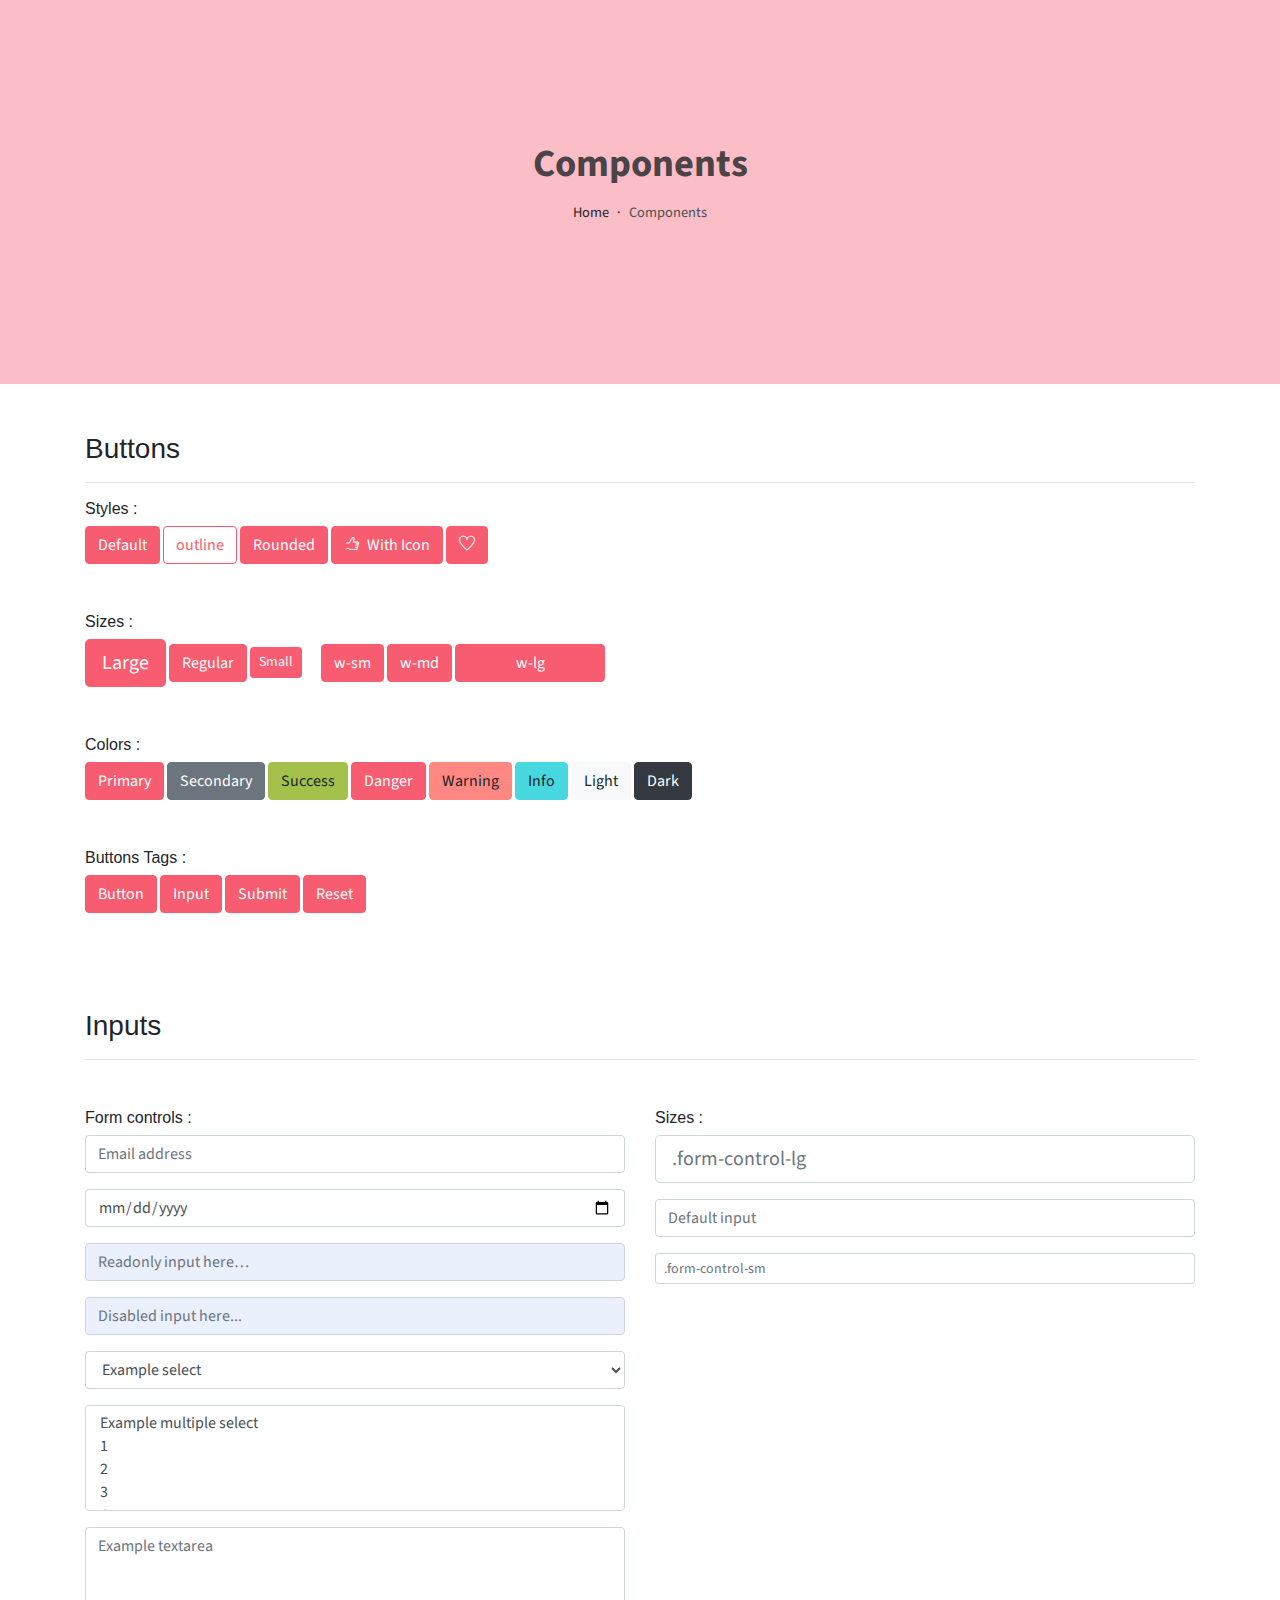
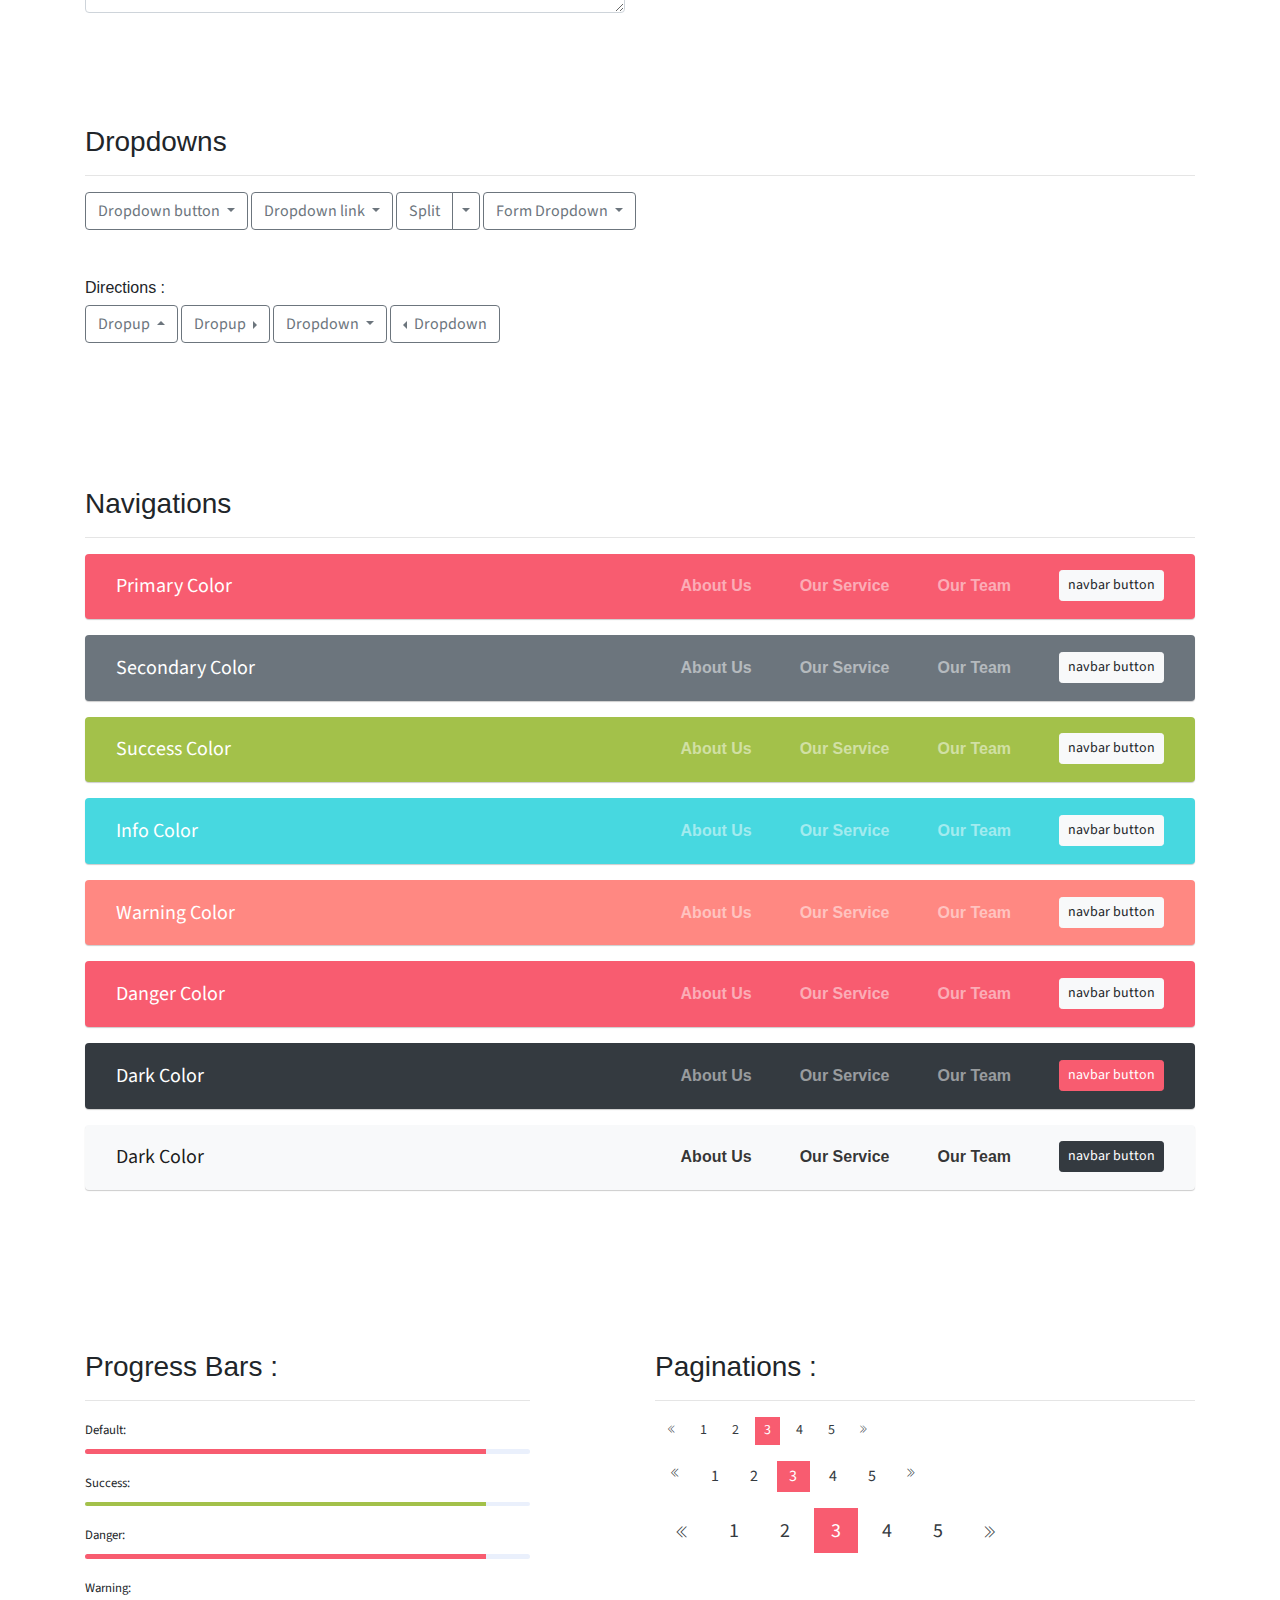
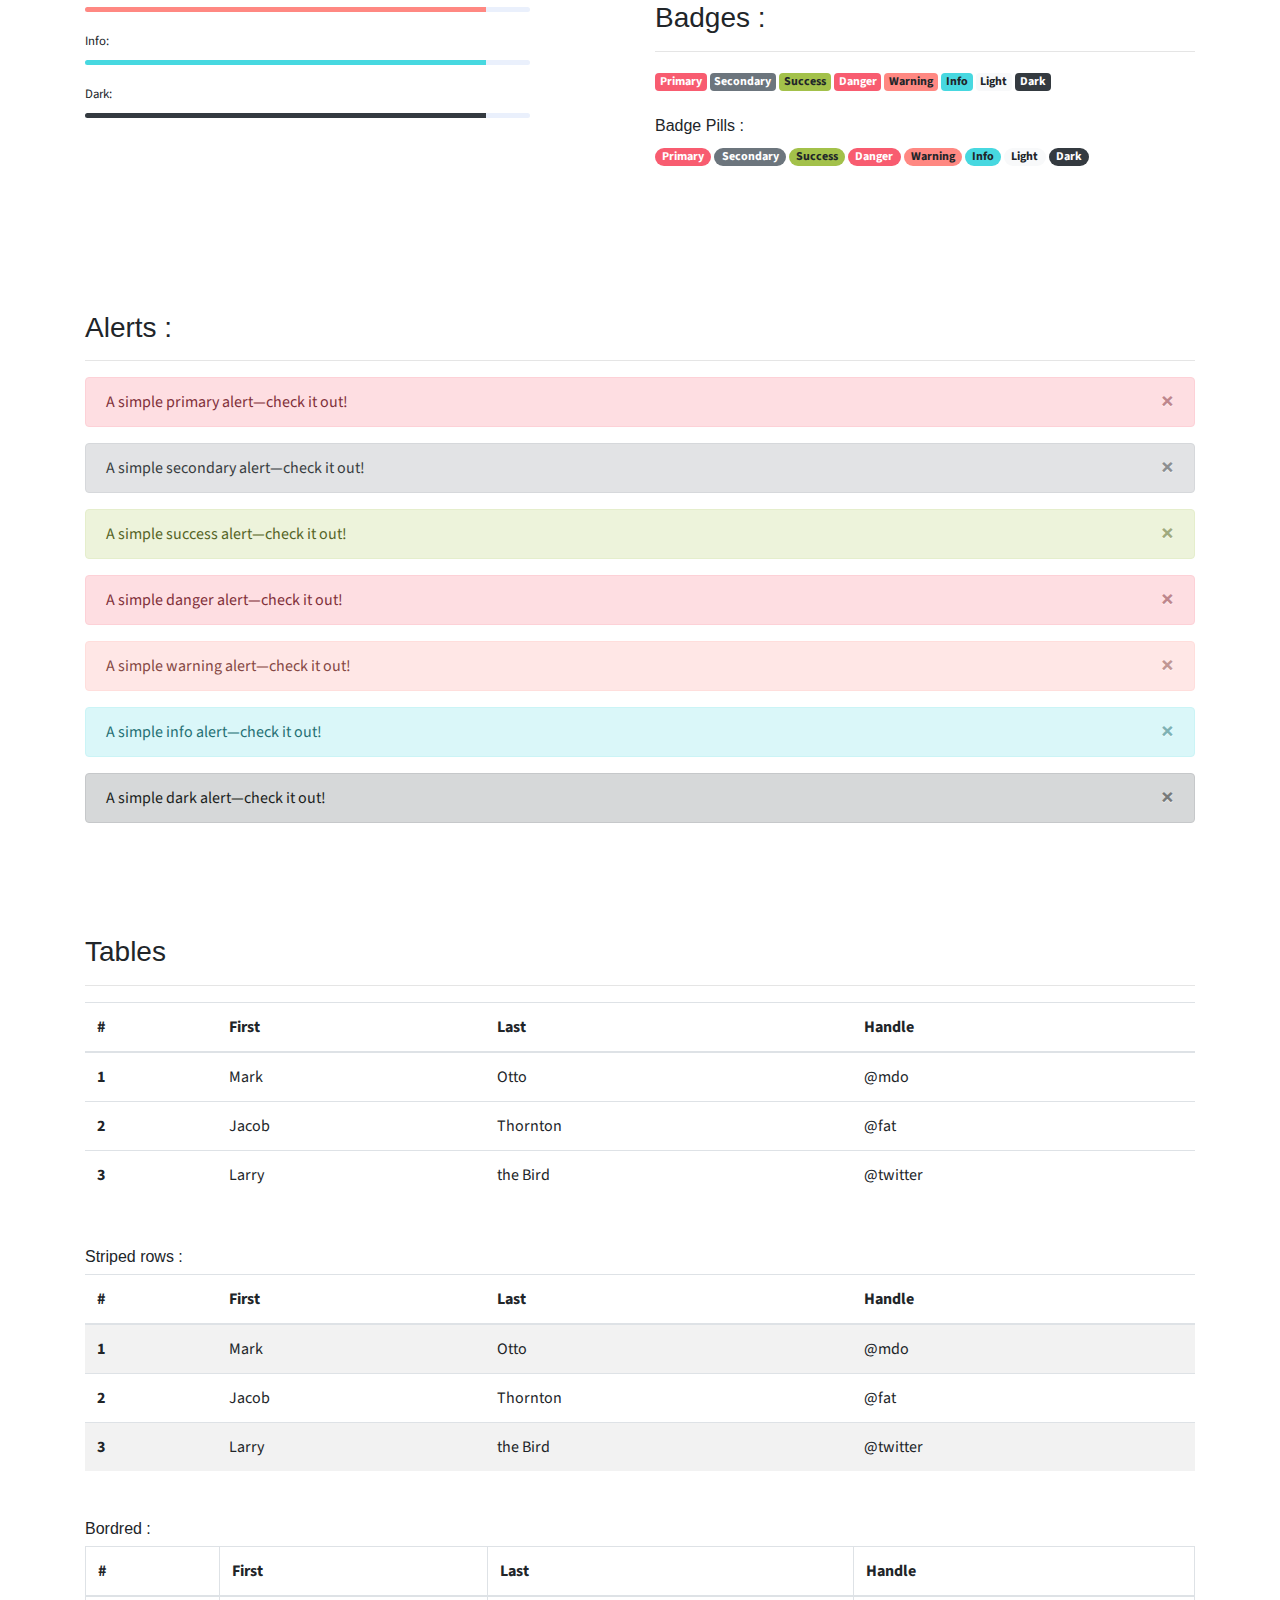
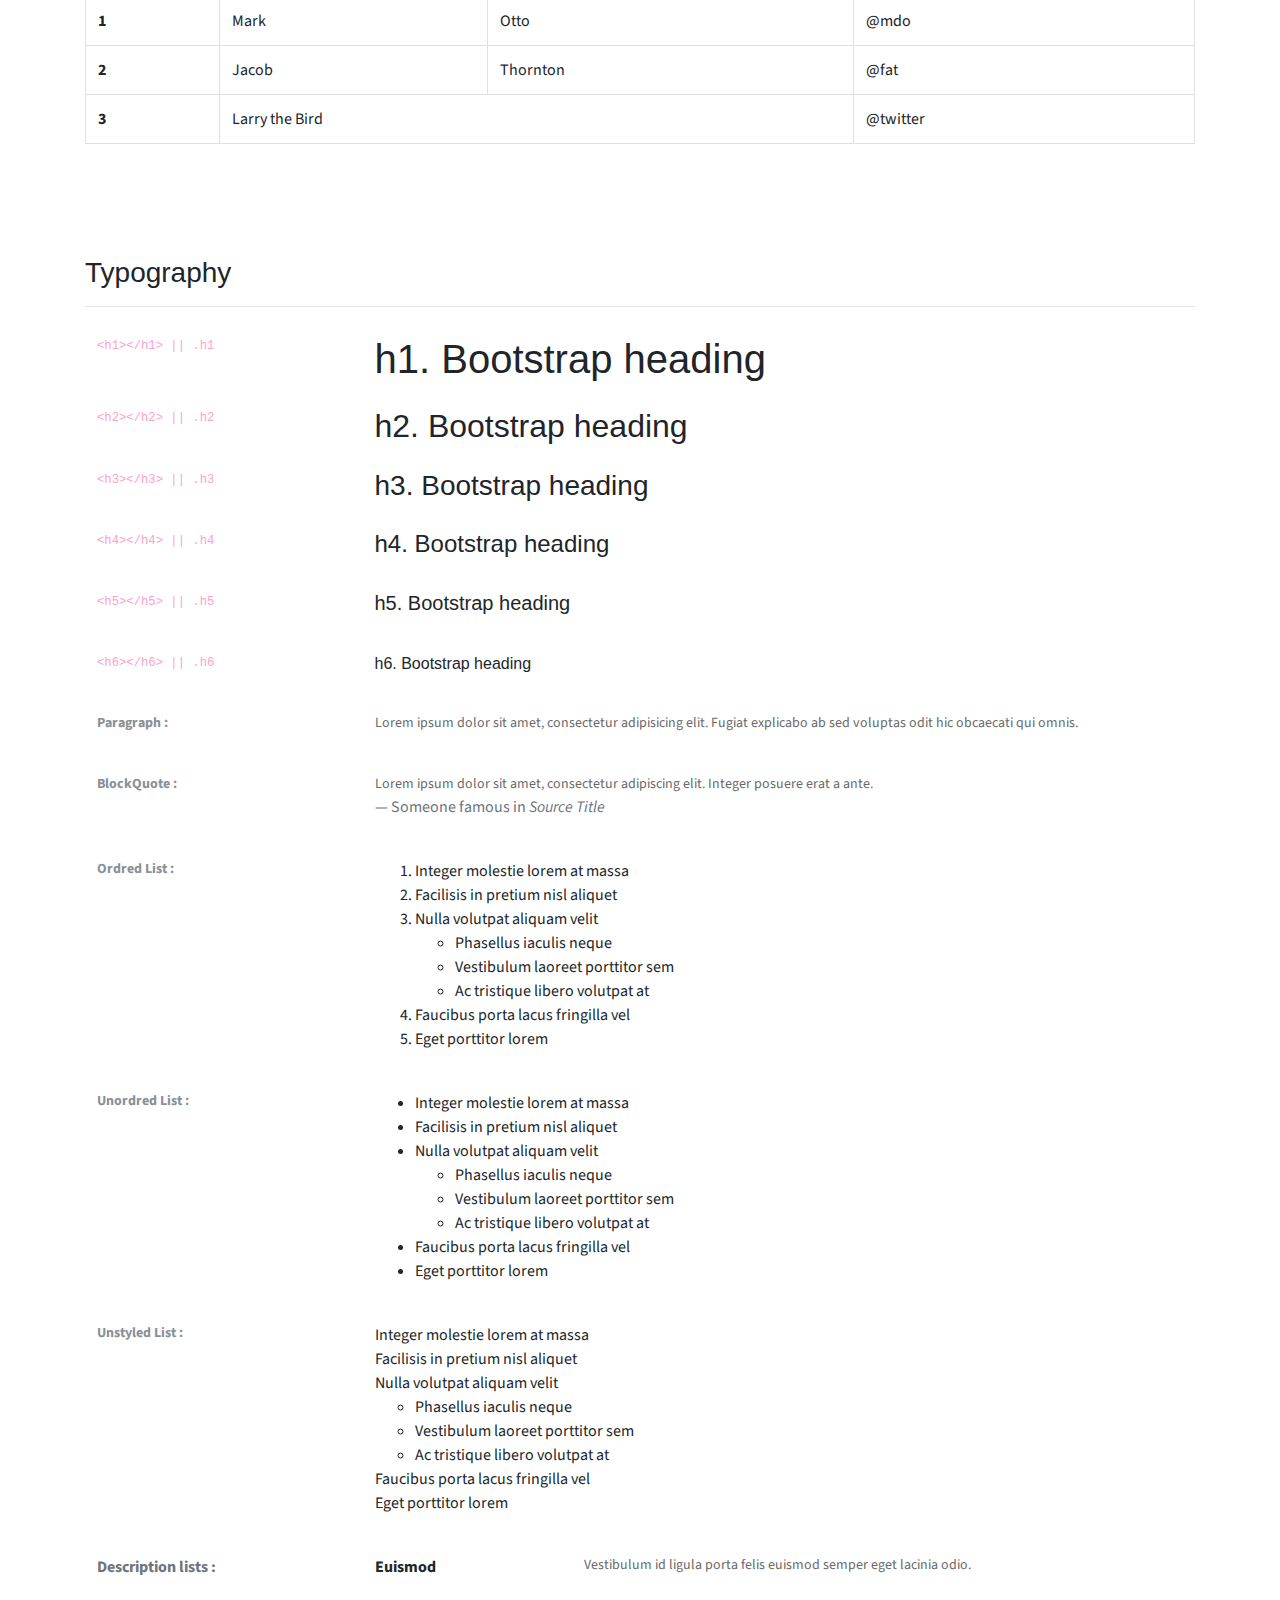
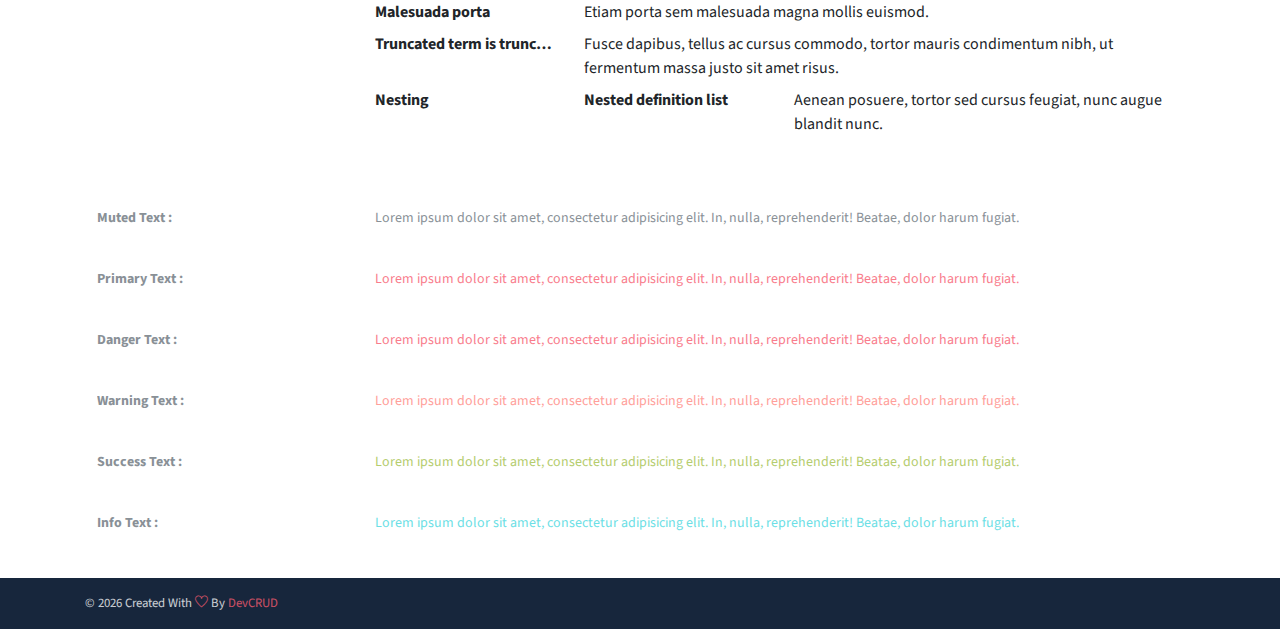
<file: components.html>
<!DOCTYPE html>
<html lang="en">
<head>
   <!-- Google tag (gtag.js) -->
<script async src="https://www.googletagmanager.com/gtag/js?id=G-8F07G7DCN6"></script>
<script>
  window.dataLayer = window.dataLayer || [];
  function gtag(){dataLayer.push(arguments);}
  gtag('js', new Date());

  gtag('config', 'G-8F07G7DCN6');
</script>
   <meta charset="utf-8">
   <meta name="viewport" content="width=device-width, initial-scale=1, shrink-to-fit=no">
   <meta name="description" content="Start your development with JohnDoe landing page.">
   <meta name="author" content="Devcrud">
   <title>JohnDoe Landing page | Components</title>
   <link rel="icon" href="assets/imgs/favicon.png" type="image/png">
   <!-- font icons -->
   <link rel="stylesheet" href="assets/vendors/themify-icons/css/themify-icons.css">
   <!-- Bootstrap + Steller  -->
   <link rel="stylesheet" href="assets/css/johndoe.css">
</head>
<body>

   <!-- Page Header -->
   <header class="header header-mini"> 
      <div class="header-title">Components</div> 
      <nav aria-label="breadcrumb">
         <ol class="breadcrumb">
            <li class="breadcrumb-item"><a href="/">Home</a></li>
            <li class="breadcrumb-item active" aria-current="page">Components</li>
         </ol>
      </nav>
   </header> <!-- End Of Page Header -->

   <!-- main content -->
   <div class="container">

      <!-- Buttons -->
      <h3 class="mt-5">Buttons</h3>
      <hr>
      <h6 class="section-secondary-title">Styles :</h6>
      <button class="btn btn-primary">Default</button>
      <button class="btn btn-outline-primary">outline</button>
      <button class="btn btn-primary rounded">Rounded</button>
      <button class="btn btn-primary rounded"><i class="ti-thumb-up pr-1"></i> With Icon</button>
      <button class="btn btn-primary circle"><i class="ti-heart"></i></button>

      <h6 class="section-secondary-title mt-5">Sizes :</h6>
      <button class="btn btn-primary btn-lg">Large</button>
      <button class="btn btn-primary ">Regular</button>
      <button class="btn btn-primary btn-sm">Small</button>
      <button class="btn btn-primary w-sm ml-3">w-sm</button>
      <button class="btn btn-primary w-md">w-md</button>
      <button class="btn btn-primary w-lg">w-lg</button>

      <h6 class="section-secondary-title mt-5">Colors :</h6>          
      <button type="button" class="btn btn-primary">Primary</button>
      <button type="button" class="btn btn-secondary">Secondary</button>
      <button type="button" class="btn btn-success">Success</button>
      <button type="button" class="btn btn-danger">Danger</button>
      <button type="button" class="btn btn-warning">Warning</button>
      <button type="button" class="btn btn-info">Info</button>
      <button type="button" class="btn btn-light">Light</button>
      <button type="button" class="btn btn-dark">Dark</button>

      <h6 class="section-secondary-title mt-5">Buttons Tags :</h6>
      <button class="btn btn-primary" type="submit">Button</button>
      <input class="btn btn-primary" type="button" value="Input">
      <input class="btn btn-primary" type="submit" value="Submit">
      <input class="btn btn-primary" type="reset" value="Reset">
      
      <!-- devider -->
      <div class="py-5"></div>

      <!-- Inputs -->
      <h3>Inputs</h3>
      <hr>
      <div class="row mt-5">
         <div class="col-md-6">
            <h6 class="section-secondary-title">Form controls :</h6>        
            <div class="form-group">
               <input type="email" class="form-control" id="exampleFormControlInput1" placeholder="Email address">
            </div>
            <div class="form-group">
               <input type="date" class="form-control" id="exampleFormControlInput1" placeholder="Date">
            </div>
            <div class="form-group">
               <input class="form-control" type="text" placeholder="Readonly input here…" readonly>
            </div>
            <div class="form-group">
               <input class="form-control" id="disabledInput" type="text" placeholder="Disabled input here..." disabled>
            </div>
            <div class="form-group">
               <select class="form-control" id="exampleFormControlSelect1">
                  <option>Example select</option>
                  <option>1</option>
                  <option>2</option>
                  <option>3</option>
                  <option>4</option>
                  <option>5</option>
               </select>
            </div>
            <div class="form-group">
               <select multiple class="form-control" id="exampleFormControlSelect2">
                  <option>Example multiple select</option>
                  <option>1</option>
                  <option>2</option>
                  <option>3</option>
                  <option>4</option>
                  <option>5</option>
               </select>
            </div>
            <div class="form-group">
               <textarea class="form-control" id="exampleFormControlTextarea1" rows="3" placeholder="Example textarea"></textarea>
            </div>
         </div>
         <div class="col-md-6">
            <h6 class="section-secondary-title">Sizes :</h6>    
            <div class="form-group">
               <input class="form-control form-control-lg" type="text" placeholder=".form-control-lg">             
            </div>
            <div class="form-group">
               <input class="form-control" type="text" placeholder="Default input">
            </div>
            <div class="form-group">
               <input class="form-control form-control-sm" type="text" placeholder=".form-control-sm"> 
            </div>
         </div>
      </div> <!-- end of inputs -->   

      <!-- devider -->
      <div class="py-5"></div>             

      <!-- Dropdowns -->
      <h3 class="components-section-title font-weight-normal">Dropdowns</h3>
      <hr>
      <div class="dropdown d-inline-block">
         <button class="btn btn-outline-secondary dropdown-toggle" type="button" id="dropdownMenuButton" data-toggle="dropdown" aria-haspopup="true" aria-expanded="false">
         Dropdown button
         </button>
         <div class="dropdown-menu" aria-labelledby="dropdownMenuButton">
         <a class="dropdown-item" href="#">Action</a>
         <a class="dropdown-item" href="#">Another action</a>
         <a class="dropdown-item" href="#">Something else here</a>
         </div>
      </div>
      <div class="dropdown d-inline-block">
         <a class="btn btn-outline-secondary dropdown-toggle" href="#" role="button" id="dropdownMenuLink" data-toggle="dropdown" aria-haspopup="true" aria-expanded="false">
            Dropdown link
         </a>
         <div class="dropdown-menu" aria-labelledby="dropdownMenuLink">
            <a class="dropdown-item" href="#">Action</a>
            <a class="dropdown-item" href="#">Another action</a>
            <a class="dropdown-item" href="#">Something else here</a>
         </div>
      </div>
      <div class="btn-group">
         <button type="button" class="btn btn-outline-secondary">Split</button>
         <button type="button" class="btn btn-outline-secondary dropdown-toggle dropdown-toggle-split" data-toggle="dropdown" aria-haspopup="true" aria-expanded="false">
         <span class="sr-only">Toggle Dropdown</span>
         </button>
         <div class="dropdown-menu">
            <a class="dropdown-item" href="#">Action</a>
            <a class="dropdown-item" href="#">Another action</a>
            <a class="dropdown-item" href="#">Something else here</a>
            <div class="dropdown-divider"></div>
            <a class="dropdown-item" href="#">Separated link</a>
         </div>
      </div>
      <div class="btn-group">
         <button class="btn btn-outline-secondary dropdown-toggle" type="button" id="dropdownMenuButton" data-toggle="dropdown" aria-haspopup="true" aria-expanded="false">
            Form Dropdown
         </button>
         <div class="dropdown-menu form">
            <form class="px-4 py-3">
               <div class="form-group">
                  <input type="email" class="form-control" id="exampleDropdownFormEmail1" placeholder="email@example.com">
               </div>
               <div class="form-group">
                  <input type="password" class="form-control" id="exampleDropdownFormPassword1" placeholder="Password">
               </div>
               <div class="form-check mb-3">
                  <input type="checkbox" class="form-check-input" id="dropdownCheck">
                  <label class="form-check-label" for="dropdownCheck">
                     Remember me
                  </label>
               </div>
               <button type="submit" class="btn btn-primary btn-block">Sign in</button>
            </form>
            <div class="dropdown-divider"></div>
            <a class="dropdown-item" href="#"><small>New around here? Sign up</small></a>
            <a class="dropdown-item" href="#"><small>Forgot password?</small></a>
         </div>
      </div>       
      <h6 class="section-secondary-title mt-5">Directions :</h6>  
      <div class="btn-group dropup">
         <button type="button" class="btn btn-outline-secondary dropdown-toggle" data-toggle="dropdown" aria-haspopup="true" aria-expanded="false">
            Dropup
         </button>
         <div class="dropdown-menu">
            <a class="dropdown-item" href="#">Action</a>
            <a class="dropdown-item" href="#">Another action</a>
            <a class="dropdown-item" href="#">Something else here</a>
            <div class="dropdown-divider"></div>
            <a class="dropdown-item" href="#">Separated link</a>
         </div>
      </div>
      <div class="btn-group dropright">
         <button type="button" class="btn btn-outline-secondary dropdown-toggle" data-toggle="dropdown" aria-haspopup="true" aria-expanded="false">
            Dropup
         </button>
         <div class="dropdown-menu">
            <a class="dropdown-item" href="#">Action</a>
            <a class="dropdown-item" href="#">Another action</a>
            <a class="dropdown-item" href="#">Something else here</a>
            <div class="dropdown-divider"></div>
            <a class="dropdown-item" href="#">Separated link</a>
         </div>
      </div>
      <div class="btn-group">
         <button type="button" class="btn btn-outline-secondary dropdown-toggle" data-toggle="dropdown" aria-haspopup="true" aria-expanded="false">
            Dropdown
         </button>
         <div class="dropdown-menu">
            <a class="dropdown-item" href="#">Action</a>
            <a class="dropdown-item" href="#">Another action</a>
            <a class="dropdown-item" href="#">Something else here</a>
            <div class="dropdown-divider"></div>
            <a class="dropdown-item" href="#">Separated link</a>
         </div>
      </div>
      <div class="btn-group dropleft">
         <button type="button" class="btn btn-outline-secondary dropdown-toggle" data-toggle="dropdown" aria-haspopup="true" aria-expanded="false">
            Dropdown
         </button>
         <div class="dropdown-menu">
            <a class="dropdown-item" href="#">Action</a>
            <a class="dropdown-item" href="#">Another action</a>
            <a class="dropdown-item" href="#">Something else here</a>
            <div class="dropdown-divider"></div>
            <a class="dropdown-item" href="#">Separated link</a>
         </div>
      </div> <!-- end of Dropdowns -->  

      <!-- devider -->
      <div class="py-5"></div>   

      <!-- navbars -->
      <h3 class="components-section-title font-weight-normal mt-5">Navigations</h3>
      <hr>
      <nav class="navbar navbar-expand-sm navbar-dark bg-primary rounded shadow mb-3">
         <div class="container">
            <a class="navbar-brand" href="#">Primary Color</a>
            <button class="navbar-toggler ml-auto" type="button" data-toggle="collapse" data-target="#navbarSupportedContent" aria-controls="navbarSupportedContent" aria-expanded="false" aria-label="Toggle navigation">
            <span class="navbar-toggler-icon"></span>
            </button>
            <div class="collapse navbar-collapse" id="navbarSupportedContent">
               <ul class="navbar-nav ml-auto"> 
                  <li class="nav-item">
                     <a class="nav-link" href="#about">About Us</a>
                  </li>
                  <li class="nav-item">
                     <a class="nav-link" href="#service">Our Service</a>
                  </li>
                  <li class="nav-item">
                     <a class="nav-link" href="#team">Our Team</a>
                  </li>
                  <li class="nav-item">
                     <a href="#book-table" class="ml-4 mt-1 btn btn-light btn-sm">navbar button</a>
                  </li>
               </ul>                       
            </div>
         </div>
      </nav>
      <nav class="navbar navbar-expand-sm navbar-dark bg-secondary rounded shadow mb-3">
         <div class="container">
            <a class="navbar-brand" href="#">Secondary Color</a>
            <button class="navbar-toggler ml-auto" type="button" data-toggle="collapse" data-target="#navbarSupportedContent" aria-controls="navbarSupportedContent" aria-expanded="false" aria-label="Toggle navigation">
            <span class="navbar-toggler-icon"></span>
            </button>
            <div class="collapse navbar-collapse" id="navbarSupportedContent">
               <ul class="navbar-nav ml-auto"> 
                  <li class="nav-item">
                     <a class="nav-link" href="#about">About Us</a>
                  </li>
                  <li class="nav-item">
                     <a class="nav-link" href="#service">Our Service</a>
                  </li>
                  <li class="nav-item">
                     <a class="nav-link" href="#team">Our Team</a>
                  </li>
                  <li class="nav-item">
                     <a href="#book-table" class="ml-4 mt-1 btn btn-light btn-sm">navbar button</a>
                  </li>
               </ul>                       
            </div>
         </div>
      </nav>
      <nav class="navbar navbar-expand-sm navbar-dark bg-success rounded shadow mb-3">
         <div class="container">
            <a class="navbar-brand" href="#">Success Color</a>
            <button class="navbar-toggler ml-auto" type="button" data-toggle="collapse" data-target="#navbarSupportedContent" aria-controls="navbarSupportedContent" aria-expanded="false" aria-label="Toggle navigation">
            <span class="navbar-toggler-icon"></span>
            </button>
            <div class="collapse navbar-collapse" id="navbarSupportedContent">
               <ul class="navbar-nav ml-auto"> 
                  <li class="nav-item">
                     <a class="nav-link" href="#about">About Us</a>
                  </li>
                  <li class="nav-item">
                     <a class="nav-link" href="#service">Our Service</a>
                  </li>
                  <li class="nav-item">
                     <a class="nav-link" href="#team">Our Team</a>
                  </li>
                  <li class="nav-item">
                     <a href="#book-table" class="ml-4 mt-1 btn btn-light btn-sm">navbar button</a>
                  </li>
               </ul>                       
            </div>
         </div>
      </nav>
      <nav class="navbar navbar-expand-sm navbar-dark bg-info rounded shadow mb-3">
         <div class="container">
            <a class="navbar-brand" href="#">Info Color</a>
            <button class="navbar-toggler ml-auto" type="button" data-toggle="collapse" data-target="#navbarSupportedContent" aria-controls="navbarSupportedContent" aria-expanded="false" aria-label="Toggle navigation">
            <span class="navbar-toggler-icon"></span>
            </button>
            <div class="collapse navbar-collapse" id="navbarSupportedContent">
               <ul class="navbar-nav ml-auto"> 
                  <li class="nav-item">
                     <a class="nav-link" href="#about">About Us</a>
                  </li>
                  <li class="nav-item">
                     <a class="nav-link" href="#service">Our Service</a>
                  </li>
                  <li class="nav-item">
                     <a class="nav-link" href="#team">Our Team</a>
                  </li>
                  <li class="nav-item">
                     <a href="#book-table" class="ml-4 mt-1 btn btn-light btn-sm">navbar button</a>
                  </li>
               </ul>                       
            </div>
         </div>
      </nav>
      <nav class="navbar navbar-expand-sm navbar-dark bg-warning rounded shadow mb-3">
         <div class="container">
            <a class="navbar-brand" href="#">Warning Color</a>
            <button class="navbar-toggler ml-auto" type="button" data-toggle="collapse" data-target="#navbarSupportedContent" aria-controls="navbarSupportedContent" aria-expanded="false" aria-label="Toggle navigation">
            <span class="navbar-toggler-icon"></span>
            </button>
            <div class="collapse navbar-collapse" id="navbarSupportedContent">
               <ul class="navbar-nav ml-auto"> 
                  <li class="nav-item">
                     <a class="nav-link" href="#about">About Us</a>
                  </li>
                  <li class="nav-item">
                     <a class="nav-link" href="#service">Our Service</a>
                  </li>
                  <li class="nav-item">
                     <a class="nav-link" href="#team">Our Team</a>
                  </li>
                  <li class="nav-item">
                     <a href="#book-table" class="ml-4 mt-1 btn btn-light btn-sm">navbar button</a>
                  </li>
               </ul>                       
            </div>
         </div>
      </nav>
      <nav class="navbar navbar-expand-sm navbar-dark bg-danger rounded shadow mb-3">
         <div class="container">
            <a class="navbar-brand" href="#">Danger Color</a>
            <button class="navbar-toggler ml-auto" type="button" data-toggle="collapse" data-target="#navbarSupportedContent" aria-controls="navbarSupportedContent" aria-expanded="false" aria-label="Toggle navigation">
            <span class="navbar-toggler-icon"></span>
            </button>
            <div class="collapse navbar-collapse" id="navbarSupportedContent">
               <ul class="navbar-nav ml-auto"> 
                  <li class="nav-item">
                     <a class="nav-link" href="#about">About Us</a>
                  </li>
                  <li class="nav-item">
                     <a class="nav-link" href="#service">Our Service</a>
                  </li>
                  <li class="nav-item">
                     <a class="nav-link" href="#team">Our Team</a>
                  </li>
                  <li class="nav-item">
                     <a href="#book-table" class="ml-4 mt-1 btn btn-light btn-sm">navbar button</a>
                  </li>
               </ul>                       
            </div>
         </div>
      </nav>
      <nav class="navbar navbar-expand-sm navbar-dark bg-dark rounded shadow mb-3">
         <div class="container">
            <a class="navbar-brand" href="#">Dark Color</a>
            <button class="navbar-toggler ml-auto" type="button" data-toggle="collapse" data-target="#navbarSupportedContent" aria-controls="navbarSupportedContent" aria-expanded="false" aria-label="Toggle navigation">
            <span class="navbar-toggler-icon"></span>
            </button>
            <div class="collapse navbar-collapse" id="navbarSupportedContent">
               <ul class="navbar-nav ml-auto"> 
                  <li class="nav-item">
                     <a class="nav-link" href="#about">About Us</a>
                  </li>
                  <li class="nav-item">
                     <a class="nav-link" href="#service">Our Service</a>
                  </li>
                  <li class="nav-item">
                     <a class="nav-link" href="#team">Our Team</a>
                  </li>
                  <li class="nav-item">
                     <a href="#book-table" class="ml-4 mt-1 btn btn-primary btn-sm">navbar button</a>
                  </li>
               </ul>                       
            </div>
         </div>
      </nav>
      <nav class="navbar navbar-expand-sm navbar-light bg-light rounded shadow mb-3">
         <div class="container">
            <a class="navbar-brand" href="#">Dark Color</a>
            <button class="navbar-toggler ml-auto" type="button" data-toggle="collapse" data-target="#navbarSupportedContent" aria-controls="navbarSupportedContent" aria-expanded="false" aria-label="Toggle navigation">
            <span class="navbar-toggler-icon"></span>
            </button>
            <div class="collapse navbar-collapse" id="navbarSupportedContent">
               <ul class="navbar-nav ml-auto"> 
                  <li class="nav-item">
                     <a class="nav-link" href="#about">About Us</a>
                  </li>
                  <li class="nav-item">
                     <a class="nav-link" href="#service">Our Service</a>
                  </li>
                  <li class="nav-item">
                     <a class="nav-link" href="#team">Our Team</a>
                  </li>
                  <li class="nav-item">
                     <a href="#book-table" class="ml-4 mt-1 btn btn-dark btn-sm">navbar button</a>
                  </li>
               </ul>                       
            </div>
         </div>
      </nav>
      <!-- End of navbars -->

      <!-- devider -->
      <div class="py-5"></div>   
      
      <!-- progress bars -->
      <div class="row justify-content-between">
         <div class="col-md-5">
            <h3 class="components-section-title font-weight-normal mt-5">Progress Bars :</h3>
            <hr>
            <small>Default: </small>
            <div class="progress mt-2 mb-3">
               <div class="progress-bar" role="progressbar" style="width: 90%" aria-valuenow="25" aria-valuemin="0" aria-valuemax="100"></div>
            </div>
            <small>Success:</small>
            <div class="progress mt-2 mb-3">
               <div class="progress-bar bg-success" role="progressbar" style="width: 90%" aria-valuenow="25" aria-valuemin="0" aria-valuemax="100"></div>
            </div>
            <small>Danger:</small>
            <div class="progress mt-2 mb-3">
               <div class="progress-bar bg-danger" role="progressbar" style="width: 90%" aria-valuenow="25" aria-valuemin="0" aria-valuemax="100"></div>
            </div>
            <small>Warning:</small>
            <div class="progress mt-2 mb-3">
               <div class="progress-bar bg-warning" role="progressbar" style="width: 90%" aria-valuenow="25" aria-valuemin="0" aria-valuemax="100"></div>
            </div>
            <small>Info:</small>
            <div class="progress mt-2 mb-3">
               <div class="progress-bar bg-info" role="progressbar" style="width: 90%" aria-valuenow="25" aria-valuemin="0" aria-valuemax="100"></div>
            </div>
            <small>Dark:</small>
            <div class="progress mt-2 mb-3">
               <div class="progress-bar bg-dark" role="progressbar" style="width: 90%" aria-valuenow="25" aria-valuemin="0" aria-valuemax="100"></div>
            </div>
         </div>
         <div class="col-md-6">
            <h3 class="components-section-title font-weight-normal mt-5">Paginations :</h3>
            <hr>
            <nav aria-label="Page navigation example">
               <ul class="pagination pagination-sm">
                  <li class="page-item"><a class="page-link" href="#"><i class="ti-angle-double-left"></i></a></li>
                  <li class="page-item"><a class="page-link" href="#">1</a></li>
                  <li class="page-item"><a class="page-link" href="#">2</a></li>
                  <li class="page-item active"><a class="page-link" href="#">3</a></li>
                  <li class="page-item"><a class="page-link" href="#">4</a></li>
                  <li class="page-item"><a class="page-link" href="#">5</a></li>
                  <li class="page-item"><a class="page-link" href="#"><i class="ti-angle-double-right"></i></a></li>
               </ul>
            </nav>
            <nav aria-label="Page navigation example">
               <ul class="pagination">
               <li class="page-item"><a class="page-link" href="#"><i class="ti-angle-double-left"></i></a></li>
                  <li class="page-item"><a class="page-link" href="#">1</a></li>
                  <li class="page-item"><a class="page-link" href="#">2</a></li>
                  <li class="page-item active"><a class="page-link" href="#">3</a></li>
                  <li class="page-item"><a class="page-link" href="#">4</a></li>
                  <li class="page-item"><a class="page-link" href="#">5</a></li>
                  <li class="page-item"><a class="page-link" href="#"><i class="ti-angle-double-right"></i></a></li>
               </ul>
            </nav>
            <nav aria-label="Page navigation example">
               <ul class="pagination pagination-lg">
                  <li class="page-item"><a class="page-link" href="#"><i class="ti-angle-double-left"></i></a></li>
                  <li class="page-item"><a class="page-link" href="#">1</a></li>
                  <li class="page-item"><a class="page-link" href="#">2</a></li>
                  <li class="page-item active"><a class="page-link" href="#">3</a></li>
                  <li class="page-item"><a class="page-link" href="#">4</a></li>
                  <li class="page-item"><a class="page-link" href="#">5</a></li>
                  <li class="page-item"><a class="page-link" href="#"><i class="ti-angle-double-right"></i></a></li>
               </ul>
            </nav>

            <!-- Badges -->
            <h3 class="components-section-title font-weight-normal mt-5">Badges :</h3>
            <hr>
            <span class="badge badge-primary">Primary</span>
            <span class="badge badge-secondary">Secondary</span>
            <span class="badge badge-success">Success</span>
            <span class="badge badge-danger">Danger</span>
            <span class="badge badge-warning">Warning</span>
            <span class="badge badge-info">Info</span>
            <span class="badge badge-light">Light</span>
            <span class="badge badge-dark">Dark</span>
            <h6 class="section-secondary-title mt-4 mb-2">Badge Pills :</h6>
            <span class="badge badge-pill badge-primary">Primary</span>
            <span class="badge badge-pill badge-secondary">Secondary</span>
            <span class="badge badge-pill badge-success">Success</span>
            <span class="badge badge-pill badge-danger">Danger</span>
            <span class="badge badge-pill badge-warning">Warning</span>
            <span class="badge badge-pill badge-info">Info</span>
            <span class="badge badge-pill badge-light">Light</span>
            <span class="badge badge-pill badge-dark">Dark</span>
         </div>
      </div> <!-- End of Progress bars -->

      <!-- devider -->
      <div class="py-5"></div>  

      <!-- Alerts -->
      <h3 class="components-section-title font-weight-normal mt-5">Alerts :</h3>
      <hr>
      <div class="alert alert-primary alert-dismissible fade show" role="alert">
         A simple primary alert—check it out!
         <button type="button" class="close" data-dismiss="alert" aria-label="Close">
            <span aria-hidden="true">&times;</span>
         </button>
      </div>
      <div class="alert alert-secondary alert-dismissible fade show" role="alert">
         A simple secondary alert—check it out!
         <button type="button" class="close" data-dismiss="alert" aria-label="Close">
            <span aria-hidden="true">&times;</span>
         </button>
      </div>
      <div class="alert alert-success alert-dismissible fade show" role="alert">
         A simple success alert—check it out!
         <button type="button" class="close" data-dismiss="alert" aria-label="Close">
            <span aria-hidden="true">&times;</span>
         </button>
      </div>
      <div class="alert alert-danger alert-dismissible fade show" role="alert">
         A simple danger alert—check it out!
         <button type="button" class="close" data-dismiss="alert" aria-label="Close">
            <span aria-hidden="true">&times;</span>
         </button>
      </div>
      <div class="alert alert-warning alert-dismissible fade show" role="alert">
         A simple warning alert—check it out!
         <button type="button" class="close" data-dismiss="alert" aria-label="Close">
            <span aria-hidden="true">&times;</span>
         </button>
      </div>
      <div class="alert alert-info alert-dismissible fade show" role="alert">
         A simple info alert—check it out!
         <button type="button" class="close" data-dismiss="alert" aria-label="Close">
            <span aria-hidden="true">&times;</span>
         </button>
      </div>
      <div class="alert alert-dark alert-dismissible fade show" role="alert">
         A simple dark alert—check it out!
         <button type="button" class="close" data-dismiss="alert" aria-label="Close">
            <span aria-hidden="true">&times;</span>
         </button>
      </div>
      <!-- end of alerts -->

      <!-- devider -->
      <div class="py-5"></div> 
   
      <!-- tables -->
      <h3 class="components-section-title">Tables</h3>
      <hr>
      <table class="table">
         <thead>
            <tr>
               <th scope="col">#</th>
               <th scope="col">First</th>
               <th scope="col">Last</th>
               <th scope="col">Handle</th>
            </tr>
         </thead>
         <tbody>
            <tr>
               <th scope="row">1</th>
               <td>Mark</td>
               <td>Otto</td>
               <td>@mdo</td>
            </tr>
            <tr>
               <th scope="row">2</th>
               <td>Jacob</td>
               <td>Thornton</td>
               <td>@fat</td>
            </tr>
            <tr>
               <th scope="row">3</th>
               <td>Larry</td>
               <td>the Bird</td>
               <td>@twitter</td>
            </tr>
         </tbody>
      </table>

      <h6 class="section-secondary-title mt-5">Striped rows :</h6>
      <table class="table table-striped">
         <thead>
            <tr>
               <th scope="col">#</th>
               <th scope="col">First</th>
               <th scope="col">Last</th>
               <th scope="col">Handle</th>
            </tr>
         </thead>
         <tbody>
            <tr>
               <th scope="row">1</th>
               <td>Mark</td>
               <td>Otto</td>
               <td>@mdo</td>
            </tr>
            <tr>
               <th scope="row">2</th>
               <td>Jacob</td>
               <td>Thornton</td>
               <td>@fat</td>
            </tr>
            <tr>
               <th scope="row">3</th>
               <td>Larry</td>
               <td>the Bird</td>
               <td>@twitter</td>
            </tr>
         </tbody>
      </table>

      <h6 class="section-secondary-title mt-5">Bordred :</h6>
      <table class="table table-bordered">
         <thead>
            <tr>
               <th scope="col">#</th>
               <th scope="col">First</th>
               <th scope="col">Last</th>
               <th scope="col">Handle</th>
            </tr>
         </thead>
         <tbody>
            <tr>
               <th scope="row">1</th>
               <td>Mark</td>
               <td>Otto</td>
               <td>@mdo</td>
            </tr>
            <tr>
               <th scope="row">2</th>
               <td>Jacob</td>
               <td>Thornton</td>
               <td>@fat</td>
            </tr>
            <tr>
               <th scope="row">3</th>
               <td colspan="2">Larry the Bird</td>
               <td>@twitter</td>
            </tr>
         </tbody>
      </table>
      <!-- end of tables -->

      <!-- devider -->
      <div class="py-5"></div> 

      <!-- typography -->
      <h3 class="components-section-title">Typography</h3>
      <hr>
     
      <table class="table table-borderless v-align-center">
         <tbody>
            <tr>
               <td>
                  <p><code class="highlighter-rouge">&lt;h1&gt;&lt;/h1&gt; || .h1</code></p>
               </td>
               <td class="w-75"><span class="h1">h1. Bootstrap heading</span></td>
            </tr>
            <tr>
               <td>
                  <p><code class="highlighter-rouge">&lt;h2&gt;&lt;/h2&gt; || .h2</code></p>
               </td>
               <td><span class="h2">h2. Bootstrap heading</span></td>
            </tr>
            <tr>
               <td>
                  <p><code class="highlighter-rouge">&lt;h3&gt;&lt;/h3&gt; || .h3</code></p>
               </td>
               <td><span class="h3">h3. Bootstrap heading</span></td>
            </tr>
            <tr>
               <td>
                  <p><code class="highlighter-rouge">&lt;h4&gt;&lt;/h4&gt; || .h4</code></p>
               </td>
               <td><span class="h4">h4. Bootstrap heading</span></td>
            </tr>
            <tr>
               <td>
                  <p><code class="highlighter-rouge">&lt;h5&gt;&lt;/h5&gt; || .h5</code></p>
               </td>
               <td><span class="h5">h5. Bootstrap heading</span></td>
            </tr>
            <tr>
               <td>
                  <p><code class="highlighter-rouge">&lt;h6&gt;&lt;/h6&gt; || .h6</code></p>
               </td>
               <td><span class="h6">h6. Bootstrap heading</span></td>
            </tr>
            <tr>
               <td>
                  <p class="font-weight-bold text-muted">Paragraph :</p>
               </td>
               <td><p>Lorem ipsum dolor sit amet, consectetur adipisicing elit. Fugiat explicabo ab sed voluptas odit hic obcaecati qui omnis.</p></td>
            </tr>
            <tr>
               <td>
                  <p class="font-weight-bold text-muted">BlockQuote :</p>
               </td>
               <td>
                  <blockquote class="blockquote">
                     <p class="mb-0">Lorem ipsum dolor sit amet, consectetur adipiscing elit. Integer posuere erat a ante.</p>
                     <footer class="blockquote-footer">Someone famous in <cite title="Source Title">Source Title</cite></footer>
                  </blockquote>
               </td>
            </tr>

            
            <tr>
               <td><p class="font-weight-bold text-muted">Ordred List :</p></td>
               <td>
                  <ol>
                     <li>Integer molestie lorem at massa</li>
                     <li>Facilisis in pretium nisl aliquet</li>
                     <li>Nulla volutpat aliquam velit
                        <ul>
                           <li>Phasellus iaculis neque</li>
                           <li>Vestibulum laoreet porttitor sem</li>
                           <li>Ac tristique libero volutpat at</li>
                        </ul>
                     </li>
                     <li>Faucibus porta lacus fringilla vel</li>
                     <li>Eget porttitor lorem</li>
                  </ol>
               </td>
            </tr>
            <tr>
               <td><p class="font-weight-bold text-muted">Unordred List :</p></td>
               <td>
                  <ul >
                     <li>Integer molestie lorem at massa</li>
                     <li>Facilisis in pretium nisl aliquet</li>
                     <li>Nulla volutpat aliquam velit
                        <ul>
                           <li>Phasellus iaculis neque</li>
                           <li>Vestibulum laoreet porttitor sem</li>
                           <li>Ac tristique libero volutpat at</li>
                        </ul>
                     </li>
                     <li>Faucibus porta lacus fringilla vel</li>
                     <li>Eget porttitor lorem</li>
                  </ul>
               </td>
            </tr>
            <tr>
               <td><p class="font-weight-bold text-muted">Unstyled List :</p></td>
               <td>
                  <ul class="list-unstyled">
                     <li>Integer molestie lorem at massa</li>
                     <li>Facilisis in pretium nisl aliquet</li>
                     <li>Nulla volutpat aliquam velit
                        <ul>
                           <li>Phasellus iaculis neque</li>
                           <li>Vestibulum laoreet porttitor sem</li>
                           <li>Ac tristique libero volutpat at</li>
                        </ul>
                     </li>
                     <li>Faucibus porta lacus fringilla vel</li>
                     <li>Eget porttitor lorem</li>
                  </ul>
               </td>
            </tr>
            <tr>
               <td class="font-weight-bold text-muted">Description lists : </td>
               <td>
                  <dl class="row">
                     <dt class="col-sm-3">Euismod</dt>
                     <dd class="col-sm-9">
                        <p>Vestibulum id ligula porta felis euismod semper eget lacinia odio.</p>
                     </dd>

                     <dt class="col-sm-3">Malesuada porta</dt>
                     <dd class="col-sm-9">Etiam porta sem malesuada magna mollis euismod.</dd>

                     <dt class="col-sm-3 text-truncate">Truncated term is truncated</dt>
                     <dd class="col-sm-9">Fusce dapibus, tellus ac cursus commodo, tortor mauris condimentum nibh, ut fermentum massa justo sit amet risus.</dd>

                     <dt class="col-sm-3">Nesting</dt>
                     <dd class="col-sm-9">
                        <dl class="row">
                           <dt class="col-sm-4">Nested definition list</dt>
                           <dd class="col-sm-8">Aenean posuere, tortor sed cursus feugiat, nunc augue blandit nunc.</dd>
                        </dl>
                     </dd>
                  </dl>
               </td>
            </tr>
            <tr>
               <td>
                  <p class="font-weight-bold text-muted">Muted Text :</p>
               </td>
               <td>
                  <p class="text-muted">Lorem ipsum dolor sit amet, consectetur adipisicing elit. In, nulla, reprehenderit! Beatae, dolor harum fugiat.</p>
               </td>
            </tr>
            <tr>
               <td>
                  <p class="font-weight-bold text-muted">Primary Text :</p>
               </td>
               <td>
                  <p class="text-primary">Lorem ipsum dolor sit amet, consectetur adipisicing elit. In, nulla, reprehenderit! Beatae, dolor harum fugiat.</p>
               </td>
            </tr>
            <tr>
               <td>
                  <p class="font-weight-bold text-muted">Danger Text :</p>
               </td>
               <td>
                  <p class="text-danger">Lorem ipsum dolor sit amet, consectetur adipisicing elit. In, nulla, reprehenderit! Beatae, dolor harum fugiat.</p>
               </td>
            </tr>
            <tr>
               <td>
                  <p class="font-weight-bold text-muted">Warning Text :</p>
               </td>
               <td>
                  <p class="text-warning">Lorem ipsum dolor sit amet, consectetur adipisicing elit. In, nulla, reprehenderit! Beatae, dolor harum fugiat.</p>
               </td>
            </tr>
            <tr>
               <td>
                  <p class="font-weight-bold text-muted">Success Text :</p>
               </td>
               <td>
                  <p class="text-success">Lorem ipsum dolor sit amet, consectetur adipisicing elit. In, nulla, reprehenderit! Beatae, dolor harum fugiat.</p>
               </td>
            </tr>
            <tr>
               <td>
                  <p class="font-weight-bold text-muted">Info Text :</p>
               </td>
               <td>
                  <p class="text-info">Lorem ipsum dolor sit amet, consectetur adipisicing elit. In, nulla, reprehenderit! Beatae, dolor harum fugiat.</p>
               </td>
            </tr>
         </tbody>
      </table>
   </div>
   <!-- end of typography -->

   <!-- Page Footer -->
   <footer class="footer py-3">
        <div class="container">
            <p class="small mb-0 text-light">
                &copy; <script>document.write(new Date().getFullYear())</script> Created With <i class="ti-heart text-danger"></i> By <a href="http://devcrud.com" target="_blank"><span class="text-danger" title="Bootstrap 4 Themes and Dashboards">DevCRUD</span></a> 
            </p>
        </div>
    </footer>
   <!-- End of Page Footer -->  
   
   <!-- core  -->
   <script src="assets/vendors/jquery/jquery-3.4.1.js"></script>
   <script src="assets/vendors/bootstrap/bootstrap.bundle.js"></script>

</body>
</html>
</file>
<file: assets/vendors/themify-icons/css/themify-icons.css>
@font-face {
	font-family: 'themify';
	src:url("../fonts/themify.eot?-fvbane");
	src:url("../fonts/themify.eot?#iefix-fvbane") format("embedded-opentype"),
		url("../fonts/themify.woff?-fvbane") format("woff"),
		url("../fonts/themify.ttf?-fvbane") format("truetype"),
		url("../fonts/themify.svg?-fvbane#themify") format("svg");
	font-weight: normal;
	font-style: normal;
}

[class^="ti-"], [class*=" ti-"] {
	font-family: 'themify';
	speak: none;
	font-style: normal;
	font-weight: normal;
	font-variant: normal;
	text-transform: none;
	line-height: 1;

	/* Better Font Rendering =========== */
	-webkit-font-smoothing: antialiased;
	-moz-osx-font-smoothing: grayscale;
}

.ti-wand:before {
	content: "\e600";
}
.ti-volume:before {
	content: "\e601";
}
.ti-user:before {
	content: "\e602";
}
.ti-unlock:before {
	content: "\e603";
}
.ti-unlink:before {
	content: "\e604";
}
.ti-trash:before {
	content: "\e605";
}
.ti-thought:before {
	content: "\e606";
}
.ti-target:before {
	content: "\e607";
}
.ti-tag:before {
	content: "\e608";
}
.ti-tablet:before {
	content: "\e609";
}
.ti-star:before {
	content: "\e60a";
}
.ti-spray:before {
	content: "\e60b";
}
.ti-signal:before {
	content: "\e60c";
}
.ti-shopping-cart:before {
	content: "\e60d";
}
.ti-shopping-cart-full:before {
	content: "\e60e";
}
.ti-settings:before {
	content: "\e60f";
}
.ti-search:before {
	content: "\e610";
}
.ti-zoom-in:before {
	content: "\e611";
}
.ti-zoom-out:before {
	content: "\e612";
}
.ti-cut:before {
	content: "\e613";
}
.ti-ruler:before {
	content: "\e614";
}
.ti-ruler-pencil:before {
	content: "\e615";
}
.ti-ruler-alt:before {
	content: "\e616";
}
.ti-bookmark:before {
	content: "\e617";
}
.ti-bookmark-alt:before {
	content: "\e618";
}
.ti-reload:before {
	content: "\e619";
}
.ti-plus:before {
	content: "\e61a";
}
.ti-pin:before {
	content: "\e61b";
}
.ti-pencil:before {
	content: "\e61c";
}
.ti-pencil-alt:before {
	content: "\e61d";
}
.ti-paint-roller:before {
	content: "\e61e";
}
.ti-paint-bucket:before {
	content: "\e61f";
}
.ti-na:before {
	content: "\e620";
}
.ti-mobile:before {
	content: "\e621";
}
.ti-minus:before {
	content: "\e622";
}
.ti-medall:before {
	content: "\e623";
}
.ti-medall-alt:before {
	content: "\e624";
}
.ti-marker:before {
	content: "\e625";
}
.ti-marker-alt:before {
	content: "\e626";
}
.ti-arrow-up:before {
	content: "\e627";
}
.ti-arrow-right:before {
	content: "\e628";
}
.ti-arrow-left:before {
	content: "\e629";
}
.ti-arrow-down:before {
	content: "\e62a";
}
.ti-lock:before {
	content: "\e62b";
}
.ti-location-arrow:before {
	content: "\e62c";
}
.ti-link:before {
	content: "\e62d";
}
.ti-layout:before {
	content: "\e62e";
}
.ti-layers:before {
	content: "\e62f";
}
.ti-layers-alt:before {
	content: "\e630";
}
.ti-key:before {
	content: "\e631";
}
.ti-import:before {
	content: "\e632";
}
.ti-image:before {
	content: "\e633";
}
.ti-heart:before {
	content: "\e634";
}
.ti-heart-broken:before {
	content: "\e635";
}
.ti-hand-stop:before {
	content: "\e636";
}
.ti-hand-open:before {
	content: "\e637";
}
.ti-hand-drag:before {
	content: "\e638";
}
.ti-folder:before {
	content: "\e639";
}
.ti-flag:before {
	content: "\e63a";
}
.ti-flag-alt:before {
	content: "\e63b";
}
.ti-flag-alt-2:before {
	content: "\e63c";
}
.ti-eye:before {
	content: "\e63d";
}
.ti-export:before {
	content: "\e63e";
}
.ti-exchange-vertical:before {
	content: "\e63f";
}
.ti-desktop:before {
	content: "\e640";
}
.ti-cup:before {
	content: "\e641";
}
.ti-crown:before {
	content: "\e642";
}
.ti-comments:before {
	content: "\e643";
}
.ti-comment:before {
	content: "\e644";
}
.ti-comment-alt:before {
	content: "\e645";
}
.ti-close:before {
	content: "\e646";
}
.ti-clip:before {
	content: "\e647";
}
.ti-angle-up:before {
	content: "\e648";
}
.ti-angle-right:before {
	content: "\e649";
}
.ti-angle-left:before {
	content: "\e64a";
}
.ti-angle-down:before {
	content: "\e64b";
}
.ti-check:before {
	content: "\e64c";
}
.ti-check-box:before {
	content: "\e64d";
}
.ti-camera:before {
	content: "\e64e";
}
.ti-announcement:before {
	content: "\e64f";
}
.ti-brush:before {
	content: "\e650";
}
.ti-briefcase:before {
	content: "\e651";
}
.ti-bolt:before {
	content: "\e652";
}
.ti-bolt-alt:before {
	content: "\e653";
}
.ti-blackboard:before {
	content: "\e654";
}
.ti-bag:before {
	content: "\e655";
}
.ti-move:before {
	content: "\e656";
}
.ti-arrows-vertical:before {
	content: "\e657";
}
.ti-arrows-horizontal:before {
	content: "\e658";
}
.ti-fullscreen:before {
	content: "\e659";
}
.ti-arrow-top-right:before {
	content: "\e65a";
}
.ti-arrow-top-left:before {
	content: "\e65b";
}
.ti-arrow-circle-up:before {
	content: "\e65c";
}
.ti-arrow-circle-right:before {
	content: "\e65d";
}
.ti-arrow-circle-left:before {
	content: "\e65e";
}
.ti-arrow-circle-down:before {
	content: "\e65f";
}
.ti-angle-double-up:before {
	content: "\e660";
}
.ti-angle-double-right:before {
	content: "\e661";
}
.ti-angle-double-left:before {
	content: "\e662";
}
.ti-angle-double-down:before {
	content: "\e663";
}
.ti-zip:before {
	content: "\e664";
}
.ti-world:before {
	content: "\e665";
}
.ti-wheelchair:before {
	content: "\e666";
}
.ti-view-list:before {
	content: "\e667";
}
.ti-view-list-alt:before {
	content: "\e668";
}
.ti-view-grid:before {
	content: "\e669";
}
.ti-uppercase:before {
	content: "\e66a";
}
.ti-upload:before {
	content: "\e66b";
}
.ti-underline:before {
	content: "\e66c";
}
.ti-truck:before {
	content: "\e66d";
}
.ti-timer:before {
	content: "\e66e";
}
.ti-ticket:before {
	content: "\e66f";
}
.ti-thumb-up:before {
	content: "\e670";
}
.ti-thumb-down:before {
	content: "\e671";
}
.ti-text:before {
	content: "\e672";
}
.ti-stats-up:before {
	content: "\e673";
}
.ti-stats-down:before {
	content: "\e674";
}
.ti-split-v:before {
	content: "\e675";
}
.ti-split-h:before {
	content: "\e676";
}
.ti-smallcap:before {
	content: "\e677";
}
.ti-shine:before {
	content: "\e678";
}
.ti-shift-right:before {
	content: "\e679";
}
.ti-shift-left:before {
	content: "\e67a";
}
.ti-shield:before {
	content: "\e67b";
}
.ti-notepad:before {
	content: "\e67c";
}
.ti-server:before {
	content: "\e67d";
}
.ti-quote-right:before {
	content: "\e67e";
}
.ti-quote-left:before {
	content: "\e67f";
}
.ti-pulse:before {
	content: "\e680";
}
.ti-printer:before {
	content: "\e681";
}
.ti-power-off:before {
	content: "\e682";
}
.ti-plug:before {
	content: "\e683";
}
.ti-pie-chart:before {
	content: "\e684";
}
.ti-paragraph:before {
	content: "\e685";
}
.ti-panel:before {
	content: "\e686";
}
.ti-package:before {
	content: "\e687";
}
.ti-music:before {
	content: "\e688";
}
.ti-music-alt:before {
	content: "\e689";
}
.ti-mouse:before {
	content: "\e68a";
}
.ti-mouse-alt:before {
	content: "\e68b";
}
.ti-money:before {
	content: "\e68c";
}
.ti-microphone:before {
	content: "\e68d";
}
.ti-menu:before {
	content: "\e68e";
}
.ti-menu-alt:before {
	content: "\e68f";
}
.ti-map:before {
	content: "\e690";
}
.ti-map-alt:before {
	content: "\e691";
}
.ti-loop:before {
	content: "\e692";
}
.ti-location-pin:before {
	content: "\e693";
}
.ti-list:before {
	content: "\e694";
}
.ti-light-bulb:before {
	content: "\e695";
}
.ti-Italic:before {
	content: "\e696";
}
.ti-info:before {
	content: "\e697";
}
.ti-infinite:before {
	content: "\e698";
}
.ti-id-badge:before {
	content: "\e699";
}
.ti-hummer:before {
	content: "\e69a";
}
.ti-home:before {
	content: "\e69b";
}
.ti-help:before {
	content: "\e69c";
}
.ti-headphone:before {
	content: "\e69d";
}
.ti-harddrives:before {
	content: "\e69e";
}
.ti-harddrive:before {
	content: "\e69f";
}
.ti-gift:before {
	content: "\e6a0";
}
.ti-game:before {
	content: "\e6a1";
}
.ti-filter:before {
	content: "\e6a2";
}
.ti-files:before {
	content: "\e6a3";
}
.ti-file:before {
	content: "\e6a4";
}
.ti-eraser:before {
	content: "\e6a5";
}
.ti-envelope:before {
	content: "\e6a6";
}
.ti-download:before {
	content: "\e6a7";
}
.ti-direction:before {
	content: "\e6a8";
}
.ti-direction-alt:before {
	content: "\e6a9";
}
.ti-dashboard:before {
	content: "\e6aa";
}
.ti-control-stop:before {
	content: "\e6ab";
}
.ti-control-shuffle:before {
	content: "\e6ac";
}
.ti-control-play:before {
	content: "\e6ad";
}
.ti-control-pause:before {
	content: "\e6ae";
}
.ti-control-forward:before {
	content: "\e6af";
}
.ti-control-backward:before {
	content: "\e6b0";
}
.ti-cloud:before {
	content: "\e6b1";
}
.ti-cloud-up:before {
	content: "\e6b2";
}
.ti-cloud-down:before {
	content: "\e6b3";
}
.ti-clipboard:before {
	content: "\e6b4";
}
.ti-car:before {
	content: "\e6b5";
}
.ti-calendar:before {
	content: "\e6b6";
}
.ti-book:before {
	content: "\e6b7";
}
.ti-bell:before {
	content: "\e6b8";
}
.ti-basketball:before {
	content: "\e6b9";
}
.ti-bar-chart:before {
	content: "\e6ba";
}
.ti-bar-chart-alt:before {
	content: "\e6bb";
}
.ti-back-right:before {
	content: "\e6bc";
}
.ti-back-left:before {
	content: "\e6bd";
}
.ti-arrows-corner:before {
	content: "\e6be";
}
.ti-archive:before {
	content: "\e6bf";
}
.ti-anchor:before {
	content: "\e6c0";
}
.ti-align-right:before {
	content: "\e6c1";
}
.ti-align-left:before {
	content: "\e6c2";
}
.ti-align-justify:before {
	content: "\e6c3";
}
.ti-align-center:before {
	content: "\e6c4";
}
.ti-alert:before {
	content: "\e6c5";
}
.ti-alarm-clock:before {
	content: "\e6c6";
}
.ti-agenda:before {
	content: "\e6c7";
}
.ti-write:before {
	content: "\e6c8";
}
.ti-window:before {
	content: "\e6c9";
}
.ti-widgetized:before {
	content: "\e6ca";
}
.ti-widget:before {
	content: "\e6cb";
}
.ti-widget-alt:before {
	content: "\e6cc";
}
.ti-wallet:before {
	content: "\e6cd";
}
.ti-video-clapper:before {
	content: "\e6ce";
}
.ti-video-camera:before {
	content: "\e6cf";
}
.ti-vector:before {
	content: "\e6d0";
}
.ti-themify-logo:before {
	content: "\e6d1";
}
.ti-themify-favicon:before {
	content: "\e6d2";
}
.ti-themify-favicon-alt:before {
	content: "\e6d3";
}
.ti-support:before {
	content: "\e6d4";
}
.ti-stamp:before {
	content: "\e6d5";
}
.ti-split-v-alt:before {
	content: "\e6d6";
}
.ti-slice:before {
	content: "\e6d7";
}
.ti-shortcode:before {
	content: "\e6d8";
}
.ti-shift-right-alt:before {
	content: "\e6d9";
}
.ti-shift-left-alt:before {
	content: "\e6da";
}
.ti-ruler-alt-2:before {
	content: "\e6db";
}
.ti-receipt:before {
	content: "\e6dc";
}
.ti-pin2:before {
	content: "\e6dd";
}
.ti-pin-alt:before {
	content: "\e6de";
}
.ti-pencil-alt2:before {
	content: "\e6df";
}
.ti-palette:before {
	content: "\e6e0";
}
.ti-more:before {
	content: "\e6e1";
}
.ti-more-alt:before {
	content: "\e6e2";
}
.ti-microphone-alt:before {
	content: "\e6e3";
}
.ti-magnet:before {
	content: "\e6e4";
}
.ti-line-double:before {
	content: "\e6e5";
}
.ti-line-dotted:before {
	content: "\e6e6";
}
.ti-line-dashed:before {
	content: "\e6e7";
}
.ti-layout-width-full:before {
	content: "\e6e8";
}
.ti-layout-width-default:before {
	content: "\e6e9";
}
.ti-layout-width-default-alt:before {
	content: "\e6ea";
}
.ti-layout-tab:before {
	content: "\e6eb";
}
.ti-layout-tab-window:before {
	content: "\e6ec";
}
.ti-layout-tab-v:before {
	content: "\e6ed";
}
.ti-layout-tab-min:before {
	content: "\e6ee";
}
.ti-layout-slider:before {
	content: "\e6ef";
}
.ti-layout-slider-alt:before {
	content: "\e6f0";
}
.ti-layout-sidebar-right:before {
	content: "\e6f1";
}
.ti-layout-sidebar-none:before {
	content: "\e6f2";
}
.ti-layout-sidebar-left:before {
	content: "\e6f3";
}
.ti-layout-placeholder:before {
	content: "\e6f4";
}
.ti-layout-menu:before {
	content: "\e6f5";
}
.ti-layout-menu-v:before {
	content: "\e6f6";
}
.ti-layout-menu-separated:before {
	content: "\e6f7";
}
.ti-layout-menu-full:before {
	content: "\e6f8";
}
.ti-layout-media-right-alt:before {
	content: "\e6f9";
}
.ti-layout-media-right:before {
	content: "\e6fa";
}
.ti-layout-media-overlay:before {
	content: "\e6fb";
}
.ti-layout-media-overlay-alt:before {
	content: "\e6fc";
}
.ti-layout-media-overlay-alt-2:before {
	content: "\e6fd";
}
.ti-layout-media-left-alt:before {
	content: "\e6fe";
}
.ti-layout-media-left:before {
	content: "\e6ff";
}
.ti-layout-media-center-alt:before {
	content: "\e700";
}
.ti-layout-media-center:before {
	content: "\e701";
}
.ti-layout-list-thumb:before {
	content: "\e702";
}
.ti-layout-list-thumb-alt:before {
	content: "\e703";
}
.ti-layout-list-post:before {
	content: "\e704";
}
.ti-layout-list-large-image:before {
	content: "\e705";
}
.ti-layout-line-solid:before {
	content: "\e706";
}
.ti-layout-grid4:before {
	content: "\e707";
}
.ti-layout-grid3:before {
	content: "\e708";
}
.ti-layout-grid2:before {
	content: "\e709";
}
.ti-layout-grid2-thumb:before {
	content: "\e70a";
}
.ti-layout-cta-right:before {
	content: "\e70b";
}
.ti-layout-cta-left:before {
	content: "\e70c";
}
.ti-layout-cta-center:before {
	content: "\e70d";
}
.ti-layout-cta-btn-right:before {
	content: "\e70e";
}
.ti-layout-cta-btn-left:before {
	content: "\e70f";
}
.ti-layout-column4:before {
	content: "\e710";
}
.ti-layout-column3:before {
	content: "\e711";
}
.ti-layout-column2:before {
	content: "\e712";
}
.ti-layout-accordion-separated:before {
	content: "\e713";
}
.ti-layout-accordion-merged:before {
	content: "\e714";
}
.ti-layout-accordion-list:before {
	content: "\e715";
}
.ti-ink-pen:before {
	content: "\e716";
}
.ti-info-alt:before {
	content: "\e717";
}
.ti-help-alt:before {
	content: "\e718";
}
.ti-headphone-alt:before {
	content: "\e719";
}
.ti-hand-point-up:before {
	content: "\e71a";
}
.ti-hand-point-right:before {
	content: "\e71b";
}
.ti-hand-point-left:before {
	content: "\e71c";
}
.ti-hand-point-down:before {
	content: "\e71d";
}
.ti-gallery:before {
	content: "\e71e";
}
.ti-face-smile:before {
	content: "\e71f";
}
.ti-face-sad:before {
	content: "\e720";
}
.ti-credit-card:before {
	content: "\e721";
}
.ti-control-skip-forward:before {
	content: "\e722";
}
.ti-control-skip-backward:before {
	content: "\e723";
}
.ti-control-record:before {
	content: "\e724";
}
.ti-control-eject:before {
	content: "\e725";
}
.ti-comments-smiley:before {
	content: "\e726";
}
.ti-brush-alt:before {
	content: "\e727";
}
.ti-youtube:before {
	content: "\e728";
}
.ti-vimeo:before {
	content: "\e729";
}
.ti-twitter:before {
	content: "\e72a";
}
.ti-time:before {
	content: "\e72b";
}
.ti-tumblr:before {
	content: "\e72c";
}
.ti-skype:before {
	content: "\e72d";
}
.ti-share:before {
	content: "\e72e";
}
.ti-share-alt:before {
	content: "\e72f";
}
.ti-rocket:before {
	content: "\e730";
}
.ti-pinterest:before {
	content: "\e731";
}
.ti-new-window:before {
	content: "\e732";
}
.ti-microsoft:before {
	content: "\e733";
}
.ti-list-ol:before {
	content: "\e734";
}
.ti-linkedin:before {
	content: "\e735";
}
.ti-layout-sidebar-2:before {
	content: "\e736";
}
.ti-layout-grid4-alt:before {
	content: "\e737";
}
.ti-layout-grid3-alt:before {
	content: "\e738";
}
.ti-layout-grid2-alt:before {
	content: "\e739";
}
.ti-layout-column4-alt:before {
	content: "\e73a";
}
.ti-layout-column3-alt:before {
	content: "\e73b";
}
.ti-layout-column2-alt:before {
	content: "\e73c";
}
.ti-instagram:before {
	content: "\e73d";
}
.ti-google:before {
	content: "\e73e";
}
.ti-github:before {
	content: "\e73f";
}
.ti-flickr:before {
	content: "\e740";
}
.ti-facebook:before {
	content: "\e741";
}
.ti-dropbox:before {
	content: "\e742";
}
.ti-dribbble:before {
	content: "\e743";
}
.ti-apple:before {
	content: "\e744";
}
.ti-android:before {
	content: "\e745";
}
.ti-save:before {
	content: "\e746";
}
.ti-save-alt:before {
	content: "\e747";
}
.ti-yahoo:before {
	content: "\e748";
}
.ti-wordpress:before {
	content: "\e749";
}
.ti-vimeo-alt:before {
	content: "\e74a";
}
.ti-twitter-alt:before {
	content: "\e74b";
}
.ti-tumblr-alt:before {
	content: "\e74c";
}
.ti-trello:before {
	content: "\e74d";
}
.ti-stack-overflow:before {
	content: "\e74e";
}
.ti-soundcloud:before {
	content: "\e74f";
}
.ti-sharethis:before {
	content: "\e750";
}
.ti-sharethis-alt:before {
	content: "\e751";
}
.ti-reddit:before {
	content: "\e752";
}
.ti-pinterest-alt:before {
	content: "\e753";
}
.ti-microsoft-alt:before {
	content: "\e754";
}
.ti-linux:before {
	content: "\e755";
}
.ti-jsfiddle:before {
	content: "\e756";
}
.ti-joomla:before {
	content: "\e757";
}
.ti-html5:before {
	content: "\e758";
}
.ti-flickr-alt:before {
	content: "\e759";
}
.ti-email:before {
	content: "\e75a";
}
.ti-drupal:before {
	content: "\e75b";
}
.ti-dropbox-alt:before {
	content: "\e75c";
}
.ti-css3:before {
	content: "\e75d";
}
.ti-rss:before {
	content: "\e75e";
}
.ti-rss-alt:before {
	content: "\e75f";
}
</file>
<file: assets/css/johndoe.css>
@charset "UTF-8";
/*!
=========================================================
* JohnDoe Landing page
=========================================================

* Copyright: 2019 DevCRUD (https://devcrud.com)
* Licensed: (https://devcrud.com/licenses)
* Coded by www.devcrud.com

=========================================================

* The above copyright notice and this permission notice shall be included in all copies or substantial portions of the Software.
*/
@import url("https://fonts.googleapis.com/css?family=Source+Sans+Pro:200,200i,300,300i,400,400i,600,600i,700,700i,900,900i&display=swap");
:root {
  --blue: #79A9F5;
  --indigo: #C45F90;
  --purple: #A16AE8;
  --pink: #FC8BC0;
  --red: #F85C70;
  --orange: #FF8882;
  --yellow: #FAD02C;
  --green: #A3C14A;
  --teal: #20c997;
  --cyan: #47D8E0;
  --white: #fff;
  --gray: #6c757d;
  --gray-dark: #343a40;
  --primary: #F85C70;
  --secondary: #6c757d;
  --success: #A3C14A;
  --info: #47D8E0;
  --warning: #FF8882;
  --danger: #F85C70;
  --light: #f8f9fa;
  --dark: #343a40;
  --breakpoint-xs: 0;
  --breakpoint-sm: 576px;
  --breakpoint-md: 768px;
  --breakpoint-lg: 992px;
  --breakpoint-xl: 1200px;
  --font-family-sans-serif: "Source Sans Pro", sans-serif;
  --font-family-monospace: SFMono-Regular, Menlo, Monaco, Consolas, "Liberation Mono", "Courier New", monospace;
}

*,
*::before,
*::after {
  box-sizing: border-box;
}

html {
  font-family: sans-serif;
  line-height: 1.15;
  -webkit-text-size-adjust: 100%;
  -webkit-tap-highlight-color: rgba(0, 0, 0, 0);
}

article, aside, figcaption, figure, footer, header, hgroup, main, nav, section {
  display: block;
}

body {
  margin: 0;
  font-family: "Source Sans Pro", sans-serif;
  font-size: 1rem;
  font-weight: 400;
  line-height: 1.5;
  color: #212529;
  text-align: left;
  background-color: #fff;
}

[tabindex="-1"]:focus {
  outline: 0 !important;
}

hr {
  box-sizing: content-box;
  height: 0;
  overflow: visible;
}

h1, h2, h3, h4, h5, h6 {
  margin-top: 0;
  margin-bottom: 0.5rem;
}

p {
  margin-top: 0;
  margin-bottom: 1rem;
}

abbr[title],
abbr[data-original-title] {
  text-decoration: underline;
  -webkit-text-decoration: underline dotted;
          text-decoration: underline dotted;
  cursor: help;
  border-bottom: 0;
  -webkit-text-decoration-skip-ink: none;
          text-decoration-skip-ink: none;
}

address {
  margin-bottom: 1rem;
  font-style: normal;
  line-height: inherit;
}

ol,
ul,
dl {
  margin-top: 0;
  margin-bottom: 1rem;
}

ol ol,
ul ul,
ol ul,
ul ol {
  margin-bottom: 0;
}

dt {
  font-weight: 700;
}

dd {
  margin-bottom: .5rem;
  margin-left: 0;
}

blockquote {
  margin: 0 0 1rem;
}

b,
strong {
  font-weight: bolder;
}

small {
  font-size: 80%;
}

sub,
sup {
  position: relative;
  font-size: 75%;
  line-height: 0;
  vertical-align: baseline;
}

sub {
  bottom: -.25em;
}

sup {
  top: -.5em;
}

a {
  color: #F85C70;
  text-decoration: none;
  background-color: transparent;
}

a:hover {
  color: #f51330;
  text-decoration: none;
}

a:not([href]):not([tabindex]) {
  color: inherit;
  text-decoration: none;
}

a:not([href]):not([tabindex]):hover, a:not([href]):not([tabindex]):focus {
  color: inherit;
  text-decoration: none;
}

a:not([href]):not([tabindex]):focus {
  outline: 0;
}

pre,
code,
kbd,
samp {
  font-family: SFMono-Regular, Menlo, Monaco, Consolas, "Liberation Mono", "Courier New", monospace;
  font-size: 1em;
}

pre {
  margin-top: 0;
  margin-bottom: 1rem;
  overflow: auto;
}

figure {
  margin: 0 0 1rem;
}

img {
  vertical-align: middle;
  border-style: none;
}

svg {
  overflow: hidden;
  vertical-align: middle;
}

table {
  border-collapse: collapse;
}

caption {
  padding-top: 0.75rem;
  padding-bottom: 0.75rem;
  color: #6c757d;
  text-align: left;
  caption-side: bottom;
}

th {
  text-align: inherit;
}

label {
  display: inline-block;
  margin-bottom: 0.5rem;
}

button {
  border-radius: 0;
}

button:focus {
  outline: 1px dotted;
  outline: 5px auto -webkit-focus-ring-color;
}

input,
button,
select,
optgroup,
textarea {
  margin: 0;
  font-family: inherit;
  font-size: inherit;
  line-height: inherit;
}

button,
input {
  overflow: visible;
}

button,
select {
  text-transform: none;
}

select {
  word-wrap: normal;
}

button,
[type="button"],
[type="reset"],
[type="submit"] {
  -webkit-appearance: button;
}

button:not(:disabled),
[type="button"]:not(:disabled),
[type="reset"]:not(:disabled),
[type="submit"]:not(:disabled) {
  cursor: pointer;
}

button::-moz-focus-inner,
[type="button"]::-moz-focus-inner,
[type="reset"]::-moz-focus-inner,
[type="submit"]::-moz-focus-inner {
  padding: 0;
  border-style: none;
}

input[type="radio"],
input[type="checkbox"] {
  box-sizing: border-box;
  padding: 0;
}

input[type="date"],
input[type="time"],
input[type="datetime-local"],
input[type="month"] {
  -webkit-appearance: listbox;
}

textarea {
  overflow: auto;
  resize: vertical;
}

fieldset {
  min-width: 0;
  padding: 0;
  margin: 0;
  border: 0;
}

legend {
  display: block;
  width: 100%;
  max-width: 100%;
  padding: 0;
  margin-bottom: .5rem;
  font-size: 1.5rem;
  line-height: inherit;
  color: inherit;
  white-space: normal;
}

progress {
  vertical-align: baseline;
}

[type="number"]::-webkit-inner-spin-button,
[type="number"]::-webkit-outer-spin-button {
  height: auto;
}

[type="search"] {
  outline-offset: -2px;
  -webkit-appearance: none;
}

[type="search"]::-webkit-search-decoration {
  -webkit-appearance: none;
}

::-webkit-file-upload-button {
  font: inherit;
  -webkit-appearance: button;
}

output {
  display: inline-block;
}

summary {
  display: list-item;
  cursor: pointer;
}

template {
  display: none;
}

[hidden] {
  display: none !important;
}

h1, h2, h3, h4, h5, h6,
.h1, .h2, .h3, .h4, .h5, .h6 {
  margin-bottom: 0.5rem;
  font-family: "Dosis", sans-serif;
  font-weight: 500;
  line-height: 1.2;
}

h1, .h1 {
  font-size: 2.5rem;
}

h2, .h2 {
  font-size: 2rem;
}

h3, .h3 {
  font-size: 1.75rem;
}

h4, .h4 {
  font-size: 1.5rem;
}

h5, .h5 {
  font-size: 1.25rem;
}

h6, .h6 {
  font-size: 1rem;
}

.lead {
  font-size: 1.25rem;
  font-weight: 300;
}

.display-1 {
  font-size: 6rem;
  font-weight: 300;
  line-height: 1.2;
}

.display-2 {
  font-size: 5.5rem;
  font-weight: 300;
  line-height: 1.2;
}

.display-3 {
  font-size: 4.5rem;
  font-weight: 300;
  line-height: 1.2;
}

.display-4 {
  font-size: 3.5rem;
  font-weight: 300;
  line-height: 1.2;
}

hr {
  margin-top: 1rem;
  margin-bottom: 1rem;
  border: 0;
  border-top: 1px solid rgba(0, 0, 0, 0.1);
}

small,
.small {
  font-size: 80%;
  font-weight: 400;
}

mark,
.mark {
  padding: 0.2em;
  background-color: #fcf8e3;
}

.list-unstyled {
  padding-left: 0;
  list-style: none;
}

.list-inline {
  padding-left: 0;
  list-style: none;
}

.list-inline-item {
  display: inline-block;
}

.list-inline-item:not(:last-child) {
  margin-right: 0.5rem;
}

.initialism {
  font-size: 90%;
  text-transform: uppercase;
}

.blockquote {
  margin-bottom: 1rem;
  font-size: 1.25rem;
}

.blockquote-footer {
  display: block;
  font-size: 80%;
  color: #6c757d;
}

.blockquote-footer::before {
  content: "\2014\00A0";
}

.img-fluid {
  max-width: 100%;
  height: auto;
}

.img-thumbnail {
  padding: 0.25rem;
  background-color: #fff;
  border: 1px solid #dee2e6;
  border-radius: 0.25rem;
  max-width: 100%;
  height: auto;
}

.figure {
  display: inline-block;
}

.figure-img {
  margin-bottom: 0.5rem;
  line-height: 1;
}

.figure-caption {
  font-size: 90%;
  color: #6c757d;
}

code {
  font-size: 87.5%;
  color: #FC8BC0;
  word-break: break-word;
}

a > code {
  color: inherit;
}

kbd {
  padding: 0.2rem 0.4rem;
  font-size: 87.5%;
  color: #fff;
  background-color: #212529;
  border-radius: 0.2rem;
}

kbd kbd {
  padding: 0;
  font-size: 100%;
  font-weight: 700;
}

pre {
  display: block;
  font-size: 87.5%;
  color: #212529;
}

pre code {
  font-size: inherit;
  color: inherit;
  word-break: normal;
}

.pre-scrollable {
  max-height: 340px;
  overflow-y: scroll;
}

.container {
  width: 100%;
  padding-right: 15px;
  padding-left: 15px;
  margin-right: auto;
  margin-left: auto;
}

@media (min-width: 576px) {
  .container {
    max-width: 540px;
  }
}

@media (min-width: 768px) {
  .container {
    max-width: 720px;
  }
}

@media (min-width: 992px) {
  .container {
    max-width: 960px;
  }
}

@media (min-width: 1200px) {
  .container {
    max-width: 1140px;
  }
}

.container-fluid {
  width: 100%;
  padding-right: 15px;
  padding-left: 15px;
  margin-right: auto;
  margin-left: auto;
}

.row {
  display: -webkit-box;
  display: -webkit-flex;
  display: -ms-flexbox;
  display: flex;
  -webkit-flex-wrap: wrap;
      -ms-flex-wrap: wrap;
          flex-wrap: wrap;
  margin-right: -15px;
  margin-left: -15px;
}

.no-gutters {
  margin-right: 0;
  margin-left: 0;
}

.no-gutters > .col,
.no-gutters > [class*="col-"] {
  padding-right: 0;
  padding-left: 0;
}

.col-1, .col-2, .col-3, .col-4, .col-5, .col-6, .col-7, .col-8, .col-9, .col-10, .col-11, .col-12, .col,
.col-auto, .col-sm-1, .col-sm-2, .col-sm-3, .col-sm-4, .col-sm-5, .col-sm-6, .col-sm-7, .col-sm-8, .col-sm-9, .col-sm-10, .col-sm-11, .col-sm-12, .col-sm,
.col-sm-auto, .col-md-1, .col-md-2, .col-md-3, .col-md-4, .col-md-5, .col-md-6, .col-md-7, .col-md-8, .col-md-9, .col-md-10, .col-md-11, .col-md-12, .col-md,
.col-md-auto, .col-lg-1, .col-lg-2, .col-lg-3, .col-lg-4, .col-lg-5, .col-lg-6, .col-lg-7, .col-lg-8, .col-lg-9, .col-lg-10, .col-lg-11, .col-lg-12, .col-lg,
.col-lg-auto, .col-xl-1, .col-xl-2, .col-xl-3, .col-xl-4, .col-xl-5, .col-xl-6, .col-xl-7, .col-xl-8, .col-xl-9, .col-xl-10, .col-xl-11, .col-xl-12, .col-xl,
.col-xl-auto {
  position: relative;
  width: 100%;
  padding-right: 15px;
  padding-left: 15px;
}

.col {
  -webkit-flex-basis: 0;
      -ms-flex-preferred-size: 0;
          flex-basis: 0;
  -webkit-box-flex: 1;
  -webkit-flex-grow: 1;
      -ms-flex-positive: 1;
          flex-grow: 1;
  max-width: 100%;
}

.col-auto {
  -webkit-box-flex: 0;
  -webkit-flex: 0 0 auto;
      -ms-flex: 0 0 auto;
          flex: 0 0 auto;
  width: auto;
  max-width: 100%;
}

.col-1 {
  -webkit-box-flex: 0;
  -webkit-flex: 0 0 8.33333%;
      -ms-flex: 0 0 8.33333%;
          flex: 0 0 8.33333%;
  max-width: 8.33333%;
}

.col-2 {
  -webkit-box-flex: 0;
  -webkit-flex: 0 0 16.66667%;
      -ms-flex: 0 0 16.66667%;
          flex: 0 0 16.66667%;
  max-width: 16.66667%;
}

.col-3 {
  -webkit-box-flex: 0;
  -webkit-flex: 0 0 25%;
      -ms-flex: 0 0 25%;
          flex: 0 0 25%;
  max-width: 25%;
}

.col-4 {
  -webkit-box-flex: 0;
  -webkit-flex: 0 0 33.33333%;
      -ms-flex: 0 0 33.33333%;
          flex: 0 0 33.33333%;
  max-width: 33.33333%;
}

.col-5 {
  -webkit-box-flex: 0;
  -webkit-flex: 0 0 41.66667%;
      -ms-flex: 0 0 41.66667%;
          flex: 0 0 41.66667%;
  max-width: 41.66667%;
}

.col-6 {
  -webkit-box-flex: 0;
  -webkit-flex: 0 0 50%;
      -ms-flex: 0 0 50%;
          flex: 0 0 50%;
  max-width: 50%;
}

.col-7 {
  -webkit-box-flex: 0;
  -webkit-flex: 0 0 58.33333%;
      -ms-flex: 0 0 58.33333%;
          flex: 0 0 58.33333%;
  max-width: 58.33333%;
}

.col-8 {
  -webkit-box-flex: 0;
  -webkit-flex: 0 0 66.66667%;
      -ms-flex: 0 0 66.66667%;
          flex: 0 0 66.66667%;
  max-width: 66.66667%;
}

.col-9 {
  -webkit-box-flex: 0;
  -webkit-flex: 0 0 75%;
      -ms-flex: 0 0 75%;
          flex: 0 0 75%;
  max-width: 75%;
}

.col-10 {
  -webkit-box-flex: 0;
  -webkit-flex: 0 0 83.33333%;
      -ms-flex: 0 0 83.33333%;
          flex: 0 0 83.33333%;
  max-width: 83.33333%;
}

.col-11 {
  -webkit-box-flex: 0;
  -webkit-flex: 0 0 91.66667%;
      -ms-flex: 0 0 91.66667%;
          flex: 0 0 91.66667%;
  max-width: 91.66667%;
}

.col-12 {
  -webkit-box-flex: 0;
  -webkit-flex: 0 0 100%;
      -ms-flex: 0 0 100%;
          flex: 0 0 100%;
  max-width: 100%;
}

.order-first {
  -webkit-box-ordinal-group: 0;
  -webkit-order: -1;
      -ms-flex-order: -1;
          order: -1;
}

.order-last {
  -webkit-box-ordinal-group: 14;
  -webkit-order: 13;
      -ms-flex-order: 13;
          order: 13;
}

.order-0 {
  -webkit-box-ordinal-group: 1;
  -webkit-order: 0;
      -ms-flex-order: 0;
          order: 0;
}

.order-1 {
  -webkit-box-ordinal-group: 2;
  -webkit-order: 1;
      -ms-flex-order: 1;
          order: 1;
}

.order-2 {
  -webkit-box-ordinal-group: 3;
  -webkit-order: 2;
      -ms-flex-order: 2;
          order: 2;
}

.order-3 {
  -webkit-box-ordinal-group: 4;
  -webkit-order: 3;
      -ms-flex-order: 3;
          order: 3;
}

.order-4 {
  -webkit-box-ordinal-group: 5;
  -webkit-order: 4;
      -ms-flex-order: 4;
          order: 4;
}

.order-5 {
  -webkit-box-ordinal-group: 6;
  -webkit-order: 5;
      -ms-flex-order: 5;
          order: 5;
}

.order-6 {
  -webkit-box-ordinal-group: 7;
  -webkit-order: 6;
      -ms-flex-order: 6;
          order: 6;
}

.order-7 {
  -webkit-box-ordinal-group: 8;
  -webkit-order: 7;
      -ms-flex-order: 7;
          order: 7;
}

.order-8 {
  -webkit-box-ordinal-group: 9;
  -webkit-order: 8;
      -ms-flex-order: 8;
          order: 8;
}

.order-9 {
  -webkit-box-ordinal-group: 10;
  -webkit-order: 9;
      -ms-flex-order: 9;
          order: 9;
}

.order-10 {
  -webkit-box-ordinal-group: 11;
  -webkit-order: 10;
      -ms-flex-order: 10;
          order: 10;
}

.order-11 {
  -webkit-box-ordinal-group: 12;
  -webkit-order: 11;
      -ms-flex-order: 11;
          order: 11;
}

.order-12 {
  -webkit-box-ordinal-group: 13;
  -webkit-order: 12;
      -ms-flex-order: 12;
          order: 12;
}

.offset-1 {
  margin-left: 8.33333%;
}

.offset-2 {
  margin-left: 16.66667%;
}

.offset-3 {
  margin-left: 25%;
}

.offset-4 {
  margin-left: 33.33333%;
}

.offset-5 {
  margin-left: 41.66667%;
}

.offset-6 {
  margin-left: 50%;
}

.offset-7 {
  margin-left: 58.33333%;
}

.offset-8 {
  margin-left: 66.66667%;
}

.offset-9 {
  margin-left: 75%;
}

.offset-10 {
  margin-left: 83.33333%;
}

.offset-11 {
  margin-left: 91.66667%;
}

@media (min-width: 576px) {
  .col-sm {
    -webkit-flex-basis: 0;
        -ms-flex-preferred-size: 0;
            flex-basis: 0;
    -webkit-box-flex: 1;
    -webkit-flex-grow: 1;
        -ms-flex-positive: 1;
            flex-grow: 1;
    max-width: 100%;
  }
  .col-sm-auto {
    -webkit-box-flex: 0;
    -webkit-flex: 0 0 auto;
        -ms-flex: 0 0 auto;
            flex: 0 0 auto;
    width: auto;
    max-width: 100%;
  }
  .col-sm-1 {
    -webkit-box-flex: 0;
    -webkit-flex: 0 0 8.33333%;
        -ms-flex: 0 0 8.33333%;
            flex: 0 0 8.33333%;
    max-width: 8.33333%;
  }
  .col-sm-2 {
    -webkit-box-flex: 0;
    -webkit-flex: 0 0 16.66667%;
        -ms-flex: 0 0 16.66667%;
            flex: 0 0 16.66667%;
    max-width: 16.66667%;
  }
  .col-sm-3 {
    -webkit-box-flex: 0;
    -webkit-flex: 0 0 25%;
        -ms-flex: 0 0 25%;
            flex: 0 0 25%;
    max-width: 25%;
  }
  .col-sm-4 {
    -webkit-box-flex: 0;
    -webkit-flex: 0 0 33.33333%;
        -ms-flex: 0 0 33.33333%;
            flex: 0 0 33.33333%;
    max-width: 33.33333%;
  }
  .col-sm-5 {
    -webkit-box-flex: 0;
    -webkit-flex: 0 0 41.66667%;
        -ms-flex: 0 0 41.66667%;
            flex: 0 0 41.66667%;
    max-width: 41.66667%;
  }
  .col-sm-6 {
    -webkit-box-flex: 0;
    -webkit-flex: 0 0 50%;
        -ms-flex: 0 0 50%;
            flex: 0 0 50%;
    max-width: 50%;
  }
  .col-sm-7 {
    -webkit-box-flex: 0;
    -webkit-flex: 0 0 58.33333%;
        -ms-flex: 0 0 58.33333%;
            flex: 0 0 58.33333%;
    max-width: 58.33333%;
  }
  .col-sm-8 {
    -webkit-box-flex: 0;
    -webkit-flex: 0 0 66.66667%;
        -ms-flex: 0 0 66.66667%;
            flex: 0 0 66.66667%;
    max-width: 66.66667%;
  }
  .col-sm-9 {
    -webkit-box-flex: 0;
    -webkit-flex: 0 0 75%;
        -ms-flex: 0 0 75%;
            flex: 0 0 75%;
    max-width: 75%;
  }
  .col-sm-10 {
    -webkit-box-flex: 0;
    -webkit-flex: 0 0 83.33333%;
        -ms-flex: 0 0 83.33333%;
            flex: 0 0 83.33333%;
    max-width: 83.33333%;
  }
  .col-sm-11 {
    -webkit-box-flex: 0;
    -webkit-flex: 0 0 91.66667%;
        -ms-flex: 0 0 91.66667%;
            flex: 0 0 91.66667%;
    max-width: 91.66667%;
  }
  .col-sm-12 {
    -webkit-box-flex: 0;
    -webkit-flex: 0 0 100%;
        -ms-flex: 0 0 100%;
            flex: 0 0 100%;
    max-width: 100%;
  }
  .order-sm-first {
    -webkit-box-ordinal-group: 0;
    -webkit-order: -1;
        -ms-flex-order: -1;
            order: -1;
  }
  .order-sm-last {
    -webkit-box-ordinal-group: 14;
    -webkit-order: 13;
        -ms-flex-order: 13;
            order: 13;
  }
  .order-sm-0 {
    -webkit-box-ordinal-group: 1;
    -webkit-order: 0;
        -ms-flex-order: 0;
            order: 0;
  }
  .order-sm-1 {
    -webkit-box-ordinal-group: 2;
    -webkit-order: 1;
        -ms-flex-order: 1;
            order: 1;
  }
  .order-sm-2 {
    -webkit-box-ordinal-group: 3;
    -webkit-order: 2;
        -ms-flex-order: 2;
            order: 2;
  }
  .order-sm-3 {
    -webkit-box-ordinal-group: 4;
    -webkit-order: 3;
        -ms-flex-order: 3;
            order: 3;
  }
  .order-sm-4 {
    -webkit-box-ordinal-group: 5;
    -webkit-order: 4;
        -ms-flex-order: 4;
            order: 4;
  }
  .order-sm-5 {
    -webkit-box-ordinal-group: 6;
    -webkit-order: 5;
        -ms-flex-order: 5;
            order: 5;
  }
  .order-sm-6 {
    -webkit-box-ordinal-group: 7;
    -webkit-order: 6;
        -ms-flex-order: 6;
            order: 6;
  }
  .order-sm-7 {
    -webkit-box-ordinal-group: 8;
    -webkit-order: 7;
        -ms-flex-order: 7;
            order: 7;
  }
  .order-sm-8 {
    -webkit-box-ordinal-group: 9;
    -webkit-order: 8;
        -ms-flex-order: 8;
            order: 8;
  }
  .order-sm-9 {
    -webkit-box-ordinal-group: 10;
    -webkit-order: 9;
        -ms-flex-order: 9;
            order: 9;
  }
  .order-sm-10 {
    -webkit-box-ordinal-group: 11;
    -webkit-order: 10;
        -ms-flex-order: 10;
            order: 10;
  }
  .order-sm-11 {
    -webkit-box-ordinal-group: 12;
    -webkit-order: 11;
        -ms-flex-order: 11;
            order: 11;
  }
  .order-sm-12 {
    -webkit-box-ordinal-group: 13;
    -webkit-order: 12;
        -ms-flex-order: 12;
            order: 12;
  }
  .offset-sm-0 {
    margin-left: 0;
  }
  .offset-sm-1 {
    margin-left: 8.33333%;
  }
  .offset-sm-2 {
    margin-left: 16.66667%;
  }
  .offset-sm-3 {
    margin-left: 25%;
  }
  .offset-sm-4 {
    margin-left: 33.33333%;
  }
  .offset-sm-5 {
    margin-left: 41.66667%;
  }
  .offset-sm-6 {
    margin-left: 50%;
  }
  .offset-sm-7 {
    margin-left: 58.33333%;
  }
  .offset-sm-8 {
    margin-left: 66.66667%;
  }
  .offset-sm-9 {
    margin-left: 75%;
  }
  .offset-sm-10 {
    margin-left: 83.33333%;
  }
  .offset-sm-11 {
    margin-left: 91.66667%;
  }
}

@media (min-width: 768px) {
  .col-md {
    -webkit-flex-basis: 0;
        -ms-flex-preferred-size: 0;
            flex-basis: 0;
    -webkit-box-flex: 1;
    -webkit-flex-grow: 1;
        -ms-flex-positive: 1;
            flex-grow: 1;
    max-width: 100%;
  }
  .col-md-auto {
    -webkit-box-flex: 0;
    -webkit-flex: 0 0 auto;
        -ms-flex: 0 0 auto;
            flex: 0 0 auto;
    width: auto;
    max-width: 100%;
  }
  .col-md-1 {
    -webkit-box-flex: 0;
    -webkit-flex: 0 0 8.33333%;
        -ms-flex: 0 0 8.33333%;
            flex: 0 0 8.33333%;
    max-width: 8.33333%;
  }
  .col-md-2 {
    -webkit-box-flex: 0;
    -webkit-flex: 0 0 16.66667%;
        -ms-flex: 0 0 16.66667%;
            flex: 0 0 16.66667%;
    max-width: 16.66667%;
  }
  .col-md-3 {
    -webkit-box-flex: 0;
    -webkit-flex: 0 0 25%;
        -ms-flex: 0 0 25%;
            flex: 0 0 25%;
    max-width: 25%;
  }
  .col-md-4 {
    -webkit-box-flex: 0;
    -webkit-flex: 0 0 33.33333%;
        -ms-flex: 0 0 33.33333%;
            flex: 0 0 33.33333%;
    max-width: 33.33333%;
  }
  .col-md-5 {
    -webkit-box-flex: 0;
    -webkit-flex: 0 0 41.66667%;
        -ms-flex: 0 0 41.66667%;
            flex: 0 0 41.66667%;
    max-width: 41.66667%;
  }
  .col-md-6 {
    -webkit-box-flex: 0;
    -webkit-flex: 0 0 50%;
        -ms-flex: 0 0 50%;
            flex: 0 0 50%;
    max-width: 50%;
  }
  .col-md-7 {
    -webkit-box-flex: 0;
    -webkit-flex: 0 0 58.33333%;
        -ms-flex: 0 0 58.33333%;
            flex: 0 0 58.33333%;
    max-width: 58.33333%;
  }
  .col-md-8 {
    -webkit-box-flex: 0;
    -webkit-flex: 0 0 66.66667%;
        -ms-flex: 0 0 66.66667%;
            flex: 0 0 66.66667%;
    max-width: 66.66667%;
  }
  .col-md-9 {
    -webkit-box-flex: 0;
    -webkit-flex: 0 0 75%;
        -ms-flex: 0 0 75%;
            flex: 0 0 75%;
    max-width: 75%;
  }
  .col-md-10 {
    -webkit-box-flex: 0;
    -webkit-flex: 0 0 83.33333%;
        -ms-flex: 0 0 83.33333%;
            flex: 0 0 83.33333%;
    max-width: 83.33333%;
  }
  .col-md-11 {
    -webkit-box-flex: 0;
    -webkit-flex: 0 0 91.66667%;
        -ms-flex: 0 0 91.66667%;
            flex: 0 0 91.66667%;
    max-width: 91.66667%;
  }
  .col-md-12 {
    -webkit-box-flex: 0;
    -webkit-flex: 0 0 100%;
        -ms-flex: 0 0 100%;
            flex: 0 0 100%;
    max-width: 100%;
  }
  .order-md-first {
    -webkit-box-ordinal-group: 0;
    -webkit-order: -1;
        -ms-flex-order: -1;
            order: -1;
  }
  .order-md-last {
    -webkit-box-ordinal-group: 14;
    -webkit-order: 13;
        -ms-flex-order: 13;
            order: 13;
  }
  .order-md-0 {
    -webkit-box-ordinal-group: 1;
    -webkit-order: 0;
        -ms-flex-order: 0;
            order: 0;
  }
  .order-md-1 {
    -webkit-box-ordinal-group: 2;
    -webkit-order: 1;
        -ms-flex-order: 1;
            order: 1;
  }
  .order-md-2 {
    -webkit-box-ordinal-group: 3;
    -webkit-order: 2;
        -ms-flex-order: 2;
            order: 2;
  }
  .order-md-3 {
    -webkit-box-ordinal-group: 4;
    -webkit-order: 3;
        -ms-flex-order: 3;
            order: 3;
  }
  .order-md-4 {
    -webkit-box-ordinal-group: 5;
    -webkit-order: 4;
        -ms-flex-order: 4;
            order: 4;
  }
  .order-md-5 {
    -webkit-box-ordinal-group: 6;
    -webkit-order: 5;
        -ms-flex-order: 5;
            order: 5;
  }
  .order-md-6 {
    -webkit-box-ordinal-group: 7;
    -webkit-order: 6;
        -ms-flex-order: 6;
            order: 6;
  }
  .order-md-7 {
    -webkit-box-ordinal-group: 8;
    -webkit-order: 7;
        -ms-flex-order: 7;
            order: 7;
  }
  .order-md-8 {
    -webkit-box-ordinal-group: 9;
    -webkit-order: 8;
        -ms-flex-order: 8;
            order: 8;
  }
  .order-md-9 {
    -webkit-box-ordinal-group: 10;
    -webkit-order: 9;
        -ms-flex-order: 9;
            order: 9;
  }
  .order-md-10 {
    -webkit-box-ordinal-group: 11;
    -webkit-order: 10;
        -ms-flex-order: 10;
            order: 10;
  }
  .order-md-11 {
    -webkit-box-ordinal-group: 12;
    -webkit-order: 11;
        -ms-flex-order: 11;
            order: 11;
  }
  .order-md-12 {
    -webkit-box-ordinal-group: 13;
    -webkit-order: 12;
        -ms-flex-order: 12;
            order: 12;
  }
  .offset-md-0 {
    margin-left: 0;
  }
  .offset-md-1 {
    margin-left: 8.33333%;
  }
  .offset-md-2 {
    margin-left: 16.66667%;
  }
  .offset-md-3 {
    margin-left: 25%;
  }
  .offset-md-4 {
    margin-left: 33.33333%;
  }
  .offset-md-5 {
    margin-left: 41.66667%;
  }
  .offset-md-6 {
    margin-left: 50%;
  }
  .offset-md-7 {
    margin-left: 58.33333%;
  }
  .offset-md-8 {
    margin-left: 66.66667%;
  }
  .offset-md-9 {
    margin-left: 75%;
  }
  .offset-md-10 {
    margin-left: 83.33333%;
  }
  .offset-md-11 {
    margin-left: 91.66667%;
  }
}

@media (min-width: 992px) {
  .col-lg {
    -webkit-flex-basis: 0;
        -ms-flex-preferred-size: 0;
            flex-basis: 0;
    -webkit-box-flex: 1;
    -webkit-flex-grow: 1;
        -ms-flex-positive: 1;
            flex-grow: 1;
    max-width: 100%;
  }
  .col-lg-auto {
    -webkit-box-flex: 0;
    -webkit-flex: 0 0 auto;
        -ms-flex: 0 0 auto;
            flex: 0 0 auto;
    width: auto;
    max-width: 100%;
  }
  .col-lg-1 {
    -webkit-box-flex: 0;
    -webkit-flex: 0 0 8.33333%;
        -ms-flex: 0 0 8.33333%;
            flex: 0 0 8.33333%;
    max-width: 8.33333%;
  }
  .col-lg-2 {
    -webkit-box-flex: 0;
    -webkit-flex: 0 0 16.66667%;
        -ms-flex: 0 0 16.66667%;
            flex: 0 0 16.66667%;
    max-width: 16.66667%;
  }
  .col-lg-3 {
    -webkit-box-flex: 0;
    -webkit-flex: 0 0 25%;
        -ms-flex: 0 0 25%;
            flex: 0 0 25%;
    max-width: 25%;
  }
  .col-lg-4 {
    -webkit-box-flex: 0;
    -webkit-flex: 0 0 33.33333%;
        -ms-flex: 0 0 33.33333%;
            flex: 0 0 33.33333%;
    max-width: 33.33333%;
  }
  .col-lg-5 {
    -webkit-box-flex: 0;
    -webkit-flex: 0 0 41.66667%;
        -ms-flex: 0 0 41.66667%;
            flex: 0 0 41.66667%;
    max-width: 41.66667%;
  }
  .col-lg-6 {
    -webkit-box-flex: 0;
    -webkit-flex: 0 0 50%;
        -ms-flex: 0 0 50%;
            flex: 0 0 50%;
    max-width: 50%;
  }
  .col-lg-7 {
    -webkit-box-flex: 0;
    -webkit-flex: 0 0 58.33333%;
        -ms-flex: 0 0 58.33333%;
            flex: 0 0 58.33333%;
    max-width: 58.33333%;
  }
  .col-lg-8 {
    -webkit-box-flex: 0;
    -webkit-flex: 0 0 66.66667%;
        -ms-flex: 0 0 66.66667%;
            flex: 0 0 66.66667%;
    max-width: 66.66667%;
  }
  .col-lg-9 {
    -webkit-box-flex: 0;
    -webkit-flex: 0 0 75%;
        -ms-flex: 0 0 75%;
            flex: 0 0 75%;
    max-width: 75%;
  }
  .col-lg-10 {
    -webkit-box-flex: 0;
    -webkit-flex: 0 0 83.33333%;
        -ms-flex: 0 0 83.33333%;
            flex: 0 0 83.33333%;
    max-width: 83.33333%;
  }
  .col-lg-11 {
    -webkit-box-flex: 0;
    -webkit-flex: 0 0 91.66667%;
        -ms-flex: 0 0 91.66667%;
            flex: 0 0 91.66667%;
    max-width: 91.66667%;
  }
  .col-lg-12 {
    -webkit-box-flex: 0;
    -webkit-flex: 0 0 100%;
        -ms-flex: 0 0 100%;
            flex: 0 0 100%;
    max-width: 100%;
  }
  .order-lg-first {
    -webkit-box-ordinal-group: 0;
    -webkit-order: -1;
        -ms-flex-order: -1;
            order: -1;
  }
  .order-lg-last {
    -webkit-box-ordinal-group: 14;
    -webkit-order: 13;
        -ms-flex-order: 13;
            order: 13;
  }
  .order-lg-0 {
    -webkit-box-ordinal-group: 1;
    -webkit-order: 0;
        -ms-flex-order: 0;
            order: 0;
  }
  .order-lg-1 {
    -webkit-box-ordinal-group: 2;
    -webkit-order: 1;
        -ms-flex-order: 1;
            order: 1;
  }
  .order-lg-2 {
    -webkit-box-ordinal-group: 3;
    -webkit-order: 2;
        -ms-flex-order: 2;
            order: 2;
  }
  .order-lg-3 {
    -webkit-box-ordinal-group: 4;
    -webkit-order: 3;
        -ms-flex-order: 3;
            order: 3;
  }
  .order-lg-4 {
    -webkit-box-ordinal-group: 5;
    -webkit-order: 4;
        -ms-flex-order: 4;
            order: 4;
  }
  .order-lg-5 {
    -webkit-box-ordinal-group: 6;
    -webkit-order: 5;
        -ms-flex-order: 5;
            order: 5;
  }
  .order-lg-6 {
    -webkit-box-ordinal-group: 7;
    -webkit-order: 6;
        -ms-flex-order: 6;
            order: 6;
  }
  .order-lg-7 {
    -webkit-box-ordinal-group: 8;
    -webkit-order: 7;
        -ms-flex-order: 7;
            order: 7;
  }
  .order-lg-8 {
    -webkit-box-ordinal-group: 9;
    -webkit-order: 8;
        -ms-flex-order: 8;
            order: 8;
  }
  .order-lg-9 {
    -webkit-box-ordinal-group: 10;
    -webkit-order: 9;
        -ms-flex-order: 9;
            order: 9;
  }
  .order-lg-10 {
    -webkit-box-ordinal-group: 11;
    -webkit-order: 10;
        -ms-flex-order: 10;
            order: 10;
  }
  .order-lg-11 {
    -webkit-box-ordinal-group: 12;
    -webkit-order: 11;
        -ms-flex-order: 11;
            order: 11;
  }
  .order-lg-12 {
    -webkit-box-ordinal-group: 13;
    -webkit-order: 12;
        -ms-flex-order: 12;
            order: 12;
  }
  .offset-lg-0 {
    margin-left: 0;
  }
  .offset-lg-1 {
    margin-left: 8.33333%;
  }
  .offset-lg-2 {
    margin-left: 16.66667%;
  }
  .offset-lg-3 {
    margin-left: 25%;
  }
  .offset-lg-4 {
    margin-left: 33.33333%;
  }
  .offset-lg-5 {
    margin-left: 41.66667%;
  }
  .offset-lg-6 {
    margin-left: 50%;
  }
  .offset-lg-7 {
    margin-left: 58.33333%;
  }
  .offset-lg-8 {
    margin-left: 66.66667%;
  }
  .offset-lg-9 {
    margin-left: 75%;
  }
  .offset-lg-10 {
    margin-left: 83.33333%;
  }
  .offset-lg-11 {
    margin-left: 91.66667%;
  }
}

@media (min-width: 1200px) {
  .col-xl {
    -webkit-flex-basis: 0;
        -ms-flex-preferred-size: 0;
            flex-basis: 0;
    -webkit-box-flex: 1;
    -webkit-flex-grow: 1;
        -ms-flex-positive: 1;
            flex-grow: 1;
    max-width: 100%;
  }
  .col-xl-auto {
    -webkit-box-flex: 0;
    -webkit-flex: 0 0 auto;
        -ms-flex: 0 0 auto;
            flex: 0 0 auto;
    width: auto;
    max-width: 100%;
  }
  .col-xl-1 {
    -webkit-box-flex: 0;
    -webkit-flex: 0 0 8.33333%;
        -ms-flex: 0 0 8.33333%;
            flex: 0 0 8.33333%;
    max-width: 8.33333%;
  }
  .col-xl-2 {
    -webkit-box-flex: 0;
    -webkit-flex: 0 0 16.66667%;
        -ms-flex: 0 0 16.66667%;
            flex: 0 0 16.66667%;
    max-width: 16.66667%;
  }
  .col-xl-3 {
    -webkit-box-flex: 0;
    -webkit-flex: 0 0 25%;
        -ms-flex: 0 0 25%;
            flex: 0 0 25%;
    max-width: 25%;
  }
  .col-xl-4 {
    -webkit-box-flex: 0;
    -webkit-flex: 0 0 33.33333%;
        -ms-flex: 0 0 33.33333%;
            flex: 0 0 33.33333%;
    max-width: 33.33333%;
  }
  .col-xl-5 {
    -webkit-box-flex: 0;
    -webkit-flex: 0 0 41.66667%;
        -ms-flex: 0 0 41.66667%;
            flex: 0 0 41.66667%;
    max-width: 41.66667%;
  }
  .col-xl-6 {
    -webkit-box-flex: 0;
    -webkit-flex: 0 0 50%;
        -ms-flex: 0 0 50%;
            flex: 0 0 50%;
    max-width: 50%;
  }
  .col-xl-7 {
    -webkit-box-flex: 0;
    -webkit-flex: 0 0 58.33333%;
        -ms-flex: 0 0 58.33333%;
            flex: 0 0 58.33333%;
    max-width: 58.33333%;
  }
  .col-xl-8 {
    -webkit-box-flex: 0;
    -webkit-flex: 0 0 66.66667%;
        -ms-flex: 0 0 66.66667%;
            flex: 0 0 66.66667%;
    max-width: 66.66667%;
  }
  .col-xl-9 {
    -webkit-box-flex: 0;
    -webkit-flex: 0 0 75%;
        -ms-flex: 0 0 75%;
            flex: 0 0 75%;
    max-width: 75%;
  }
  .col-xl-10 {
    -webkit-box-flex: 0;
    -webkit-flex: 0 0 83.33333%;
        -ms-flex: 0 0 83.33333%;
            flex: 0 0 83.33333%;
    max-width: 83.33333%;
  }
  .col-xl-11 {
    -webkit-box-flex: 0;
    -webkit-flex: 0 0 91.66667%;
        -ms-flex: 0 0 91.66667%;
            flex: 0 0 91.66667%;
    max-width: 91.66667%;
  }
  .col-xl-12 {
    -webkit-box-flex: 0;
    -webkit-flex: 0 0 100%;
        -ms-flex: 0 0 100%;
            flex: 0 0 100%;
    max-width: 100%;
  }
  .order-xl-first {
    -webkit-box-ordinal-group: 0;
    -webkit-order: -1;
        -ms-flex-order: -1;
            order: -1;
  }
  .order-xl-last {
    -webkit-box-ordinal-group: 14;
    -webkit-order: 13;
        -ms-flex-order: 13;
            order: 13;
  }
  .order-xl-0 {
    -webkit-box-ordinal-group: 1;
    -webkit-order: 0;
        -ms-flex-order: 0;
            order: 0;
  }
  .order-xl-1 {
    -webkit-box-ordinal-group: 2;
    -webkit-order: 1;
        -ms-flex-order: 1;
            order: 1;
  }
  .order-xl-2 {
    -webkit-box-ordinal-group: 3;
    -webkit-order: 2;
        -ms-flex-order: 2;
            order: 2;
  }
  .order-xl-3 {
    -webkit-box-ordinal-group: 4;
    -webkit-order: 3;
        -ms-flex-order: 3;
            order: 3;
  }
  .order-xl-4 {
    -webkit-box-ordinal-group: 5;
    -webkit-order: 4;
        -ms-flex-order: 4;
            order: 4;
  }
  .order-xl-5 {
    -webkit-box-ordinal-group: 6;
    -webkit-order: 5;
        -ms-flex-order: 5;
            order: 5;
  }
  .order-xl-6 {
    -webkit-box-ordinal-group: 7;
    -webkit-order: 6;
        -ms-flex-order: 6;
            order: 6;
  }
  .order-xl-7 {
    -webkit-box-ordinal-group: 8;
    -webkit-order: 7;
        -ms-flex-order: 7;
            order: 7;
  }
  .order-xl-8 {
    -webkit-box-ordinal-group: 9;
    -webkit-order: 8;
        -ms-flex-order: 8;
            order: 8;
  }
  .order-xl-9 {
    -webkit-box-ordinal-group: 10;
    -webkit-order: 9;
        -ms-flex-order: 9;
            order: 9;
  }
  .order-xl-10 {
    -webkit-box-ordinal-group: 11;
    -webkit-order: 10;
        -ms-flex-order: 10;
            order: 10;
  }
  .order-xl-11 {
    -webkit-box-ordinal-group: 12;
    -webkit-order: 11;
        -ms-flex-order: 11;
            order: 11;
  }
  .order-xl-12 {
    -webkit-box-ordinal-group: 13;
    -webkit-order: 12;
        -ms-flex-order: 12;
            order: 12;
  }
  .offset-xl-0 {
    margin-left: 0;
  }
  .offset-xl-1 {
    margin-left: 8.33333%;
  }
  .offset-xl-2 {
    margin-left: 16.66667%;
  }
  .offset-xl-3 {
    margin-left: 25%;
  }
  .offset-xl-4 {
    margin-left: 33.33333%;
  }
  .offset-xl-5 {
    margin-left: 41.66667%;
  }
  .offset-xl-6 {
    margin-left: 50%;
  }
  .offset-xl-7 {
    margin-left: 58.33333%;
  }
  .offset-xl-8 {
    margin-left: 66.66667%;
  }
  .offset-xl-9 {
    margin-left: 75%;
  }
  .offset-xl-10 {
    margin-left: 83.33333%;
  }
  .offset-xl-11 {
    margin-left: 91.66667%;
  }
}

.table {
  width: 100%;
  margin-bottom: 1rem;
  color: #212529;
}

.table th,
.table td {
  padding: 0.75rem;
  vertical-align: top;
  border-top: 1px solid #dee2e6;
}

.table thead th {
  vertical-align: bottom;
  border-bottom: 2px solid #dee2e6;
}

.table tbody + tbody {
  border-top: 2px solid #dee2e6;
}

.table-sm th,
.table-sm td {
  padding: 0.3rem;
}

.table-bordered {
  border: 1px solid #dee2e6;
}

.table-bordered th,
.table-bordered td {
  border: 1px solid #dee2e6;
}

.table-bordered thead th,
.table-bordered thead td {
  border-bottom-width: 2px;
}

.table-borderless th,
.table-borderless td,
.table-borderless thead th,
.table-borderless tbody + tbody {
  border: 0;
}

.table-striped tbody tr:nth-of-type(odd) {
  background-color: rgba(0, 0, 0, 0.05);
}

.table-hover tbody tr:hover {
  color: #212529;
  background-color: rgba(0, 0, 0, 0.075);
}

.table-primary,
.table-primary > th,
.table-primary > td {
  background-color: #fdd1d7;
}

.table-primary th,
.table-primary td,
.table-primary thead th,
.table-primary tbody + tbody {
  border-color: #fbaab5;
}

.table-hover .table-primary:hover {
  background-color: #fcb9c2;
}

.table-hover .table-primary:hover > td,
.table-hover .table-primary:hover > th {
  background-color: #fcb9c2;
}

.table-secondary,
.table-secondary > th,
.table-secondary > td {
  background-color: #d6d8db;
}

.table-secondary th,
.table-secondary td,
.table-secondary thead th,
.table-secondary tbody + tbody {
  border-color: #b3b7bb;
}

.table-hover .table-secondary:hover {
  background-color: #c8cbcf;
}

.table-hover .table-secondary:hover > td,
.table-hover .table-secondary:hover > th {
  background-color: #c8cbcf;
}

.table-success,
.table-success > th,
.table-success > td {
  background-color: #e5eecc;
}

.table-success th,
.table-success td,
.table-success thead th,
.table-success tbody + tbody {
  border-color: #cfdfa1;
}

.table-hover .table-success:hover {
  background-color: #dbe8b9;
}

.table-hover .table-success:hover > td,
.table-hover .table-success:hover > th {
  background-color: #dbe8b9;
}

.table-info,
.table-info > th,
.table-info > td {
  background-color: #cbf4f6;
}

.table-info th,
.table-info td,
.table-info thead th,
.table-info tbody + tbody {
  border-color: #9febef;
}

.table-hover .table-info:hover {
  background-color: #b5eff2;
}

.table-hover .table-info:hover > td,
.table-hover .table-info:hover > th {
  background-color: #b5eff2;
}

.table-warning,
.table-warning > th,
.table-warning > td {
  background-color: #ffdedc;
}

.table-warning th,
.table-warning td,
.table-warning thead th,
.table-warning tbody + tbody {
  border-color: #ffc1be;
}

.table-hover .table-warning:hover {
  background-color: #ffc6c3;
}

.table-hover .table-warning:hover > td,
.table-hover .table-warning:hover > th {
  background-color: #ffc6c3;
}

.table-danger,
.table-danger > th,
.table-danger > td {
  background-color: #fdd1d7;
}

.table-danger th,
.table-danger td,
.table-danger thead th,
.table-danger tbody + tbody {
  border-color: #fbaab5;
}

.table-hover .table-danger:hover {
  background-color: #fcb9c2;
}

.table-hover .table-danger:hover > td,
.table-hover .table-danger:hover > th {
  background-color: #fcb9c2;
}

.table-light,
.table-light > th,
.table-light > td {
  background-color: #fdfdfe;
}

.table-light th,
.table-light td,
.table-light thead th,
.table-light tbody + tbody {
  border-color: #fbfcfc;
}

.table-hover .table-light:hover {
  background-color: #ececf6;
}

.table-hover .table-light:hover > td,
.table-hover .table-light:hover > th {
  background-color: #ececf6;
}

.table-dark,
.table-dark > th,
.table-dark > td {
  background-color: #c6c8ca;
}

.table-dark th,
.table-dark td,
.table-dark thead th,
.table-dark tbody + tbody {
  border-color: #95999c;
}

.table-hover .table-dark:hover {
  background-color: #b9bbbe;
}

.table-hover .table-dark:hover > td,
.table-hover .table-dark:hover > th {
  background-color: #b9bbbe;
}

.table-active,
.table-active > th,
.table-active > td {
  background-color: rgba(0, 0, 0, 0.075);
}

.table-hover .table-active:hover {
  background-color: rgba(0, 0, 0, 0.075);
}

.table-hover .table-active:hover > td,
.table-hover .table-active:hover > th {
  background-color: rgba(0, 0, 0, 0.075);
}

.table .thead-dark th {
  color: #fff;
  background-color: #343a40;
  border-color: #454d55;
}

.table .thead-light th {
  color: #495057;
  background-color: #eaf0fc;
  border-color: #dee2e6;
}

.table-dark {
  color: #fff;
  background-color: #343a40;
}

.table-dark th,
.table-dark td,
.table-dark thead th {
  border-color: #454d55;
}

.table-dark.table-bordered {
  border: 0;
}

.table-dark.table-striped tbody tr:nth-of-type(odd) {
  background-color: rgba(255, 255, 255, 0.05);
}

.table-dark.table-hover tbody tr:hover {
  color: #fff;
  background-color: rgba(255, 255, 255, 0.075);
}

@media (max-width: 575.98px) {
  .table-responsive-sm {
    display: block;
    width: 100%;
    overflow-x: auto;
    -webkit-overflow-scrolling: touch;
  }
  .table-responsive-sm > .table-bordered {
    border: 0;
  }
}

@media (max-width: 767.98px) {
  .table-responsive-md {
    display: block;
    width: 100%;
    overflow-x: auto;
    -webkit-overflow-scrolling: touch;
  }
  .table-responsive-md > .table-bordered {
    border: 0;
  }
}

@media (max-width: 991.98px) {
  .table-responsive-lg {
    display: block;
    width: 100%;
    overflow-x: auto;
    -webkit-overflow-scrolling: touch;
  }
  .table-responsive-lg > .table-bordered {
    border: 0;
  }
}

@media (max-width: 1199.98px) {
  .table-responsive-xl {
    display: block;
    width: 100%;
    overflow-x: auto;
    -webkit-overflow-scrolling: touch;
  }
  .table-responsive-xl > .table-bordered {
    border: 0;
  }
}

.table-responsive {
  display: block;
  width: 100%;
  overflow-x: auto;
  -webkit-overflow-scrolling: touch;
}

.table-responsive > .table-bordered {
  border: 0;
}

.form-control {
  display: block;
  width: 100%;
  height: calc(1.5em + 0.75rem + 2px);
  padding: 0.375rem 0.75rem;
  font-size: 1rem;
  font-weight: 400;
  line-height: 1.5;
  color: #495057;
  background-color: #fff;
  background-clip: padding-box;
  border: 1px solid #ced4da;
  border-radius: 0.25rem;
  -webkit-transition: border-color 0.15s ease-in-out, box-shadow 0.15s ease-in-out;
  transition: border-color 0.15s ease-in-out, box-shadow 0.15s ease-in-out;
}

@media (prefers-reduced-motion: reduce) {
  .form-control {
    -webkit-transition: none;
    transition: none;
  }
}

.form-control::-ms-expand {
  background-color: transparent;
  border: 0;
}

.form-control:focus {
  color: #495057;
  background-color: #fff;
  border-color: #fdd6db;
  outline: 0;
  box-shadow: 0 0 0 0.2rem rgba(248, 92, 112, 0.25);
}

.form-control::-webkit-input-placeholder {
  color: #6c757d;
  opacity: 1;
}

.form-control::-moz-placeholder {
  color: #6c757d;
  opacity: 1;
}

.form-control:-ms-input-placeholder {
  color: #6c757d;
  opacity: 1;
}

.form-control::-ms-input-placeholder {
  color: #6c757d;
  opacity: 1;
}

.form-control::placeholder {
  color: #6c757d;
  opacity: 1;
}

.form-control:disabled, .form-control[readonly] {
  background-color: #eaf0fc;
  opacity: 1;
}

select.form-control:focus::-ms-value {
  color: #495057;
  background-color: #fff;
}

.form-control-file,
.form-control-range {
  display: block;
  width: 100%;
}

.col-form-label {
  padding-top: calc(0.375rem + 1px);
  padding-bottom: calc(0.375rem + 1px);
  margin-bottom: 0;
  font-size: inherit;
  line-height: 1.5;
}

.col-form-label-lg {
  padding-top: calc(0.5rem + 1px);
  padding-bottom: calc(0.5rem + 1px);
  font-size: 1.25rem;
  line-height: 1.5;
}

.col-form-label-sm {
  padding-top: calc(0.25rem + 1px);
  padding-bottom: calc(0.25rem + 1px);
  font-size: 0.875rem;
  line-height: 1.5;
}

.form-control-plaintext {
  display: block;
  width: 100%;
  padding-top: 0.375rem;
  padding-bottom: 0.375rem;
  margin-bottom: 0;
  line-height: 1.5;
  color: #212529;
  background-color: transparent;
  border: solid transparent;
  border-width: 1px 0;
}

.form-control-plaintext.form-control-sm, .form-control-plaintext.form-control-lg {
  padding-right: 0;
  padding-left: 0;
}

.form-control-sm {
  height: calc(1.5em + 0.5rem + 2px);
  padding: 0.25rem 0.5rem;
  font-size: 0.875rem;
  line-height: 1.5;
  border-radius: 0.2rem;
}

.form-control-lg {
  height: calc(1.5em + 1rem + 2px);
  padding: 0.5rem 1rem;
  font-size: 1.25rem;
  line-height: 1.5;
  border-radius: 0.3rem;
}

select.form-control[size], select.form-control[multiple] {
  height: auto;
}

textarea.form-control {
  height: auto;
}

.form-group {
  margin-bottom: 1rem;
}

.form-text {
  display: block;
  margin-top: 0.25rem;
}

.form-row {
  display: -webkit-box;
  display: -webkit-flex;
  display: -ms-flexbox;
  display: flex;
  -webkit-flex-wrap: wrap;
      -ms-flex-wrap: wrap;
          flex-wrap: wrap;
  margin-right: -5px;
  margin-left: -5px;
}

.form-row > .col,
.form-row > [class*="col-"] {
  padding-right: 5px;
  padding-left: 5px;
}

.form-check {
  position: relative;
  display: block;
  padding-left: 1.25rem;
}

.form-check-input {
  position: absolute;
  margin-top: 0.3rem;
  margin-left: -1.25rem;
}

.form-check-input:disabled ~ .form-check-label {
  color: #6c757d;
}

.form-check-label {
  margin-bottom: 0;
}

.form-check-inline {
  display: -webkit-inline-box;
  display: -webkit-inline-flex;
  display: -ms-inline-flexbox;
  display: inline-flex;
  -webkit-box-align: center;
  -webkit-align-items: center;
      -ms-flex-align: center;
          align-items: center;
  padding-left: 0;
  margin-right: 0.75rem;
}

.form-check-inline .form-check-input {
  position: static;
  margin-top: 0;
  margin-right: 0.3125rem;
  margin-left: 0;
}

.valid-feedback {
  display: none;
  width: 100%;
  margin-top: 0.25rem;
  font-size: 80%;
  color: #A3C14A;
}

.valid-tooltip {
  position: absolute;
  top: 100%;
  z-index: 5;
  display: none;
  max-width: 100%;
  padding: 0.25rem 0.5rem;
  margin-top: .1rem;
  font-size: 0.875rem;
  line-height: 1.5;
  color: #212529;
  background-color: rgba(163, 193, 74, 0.9);
  border-radius: 0.25rem;
}

.was-validated .form-control:valid, .form-control.is-valid {
  border-color: #A3C14A;
  padding-right: calc(1.5em + 0.75rem);
  background-image: url("data:image/svg+xml,%3csvg xmlns='http://www.w3.org/2000/svg' viewBox='0 0 8 8'%3e%3cpath fill='%23A3C14A' d='M2.3 6.73L.6 4.53c-.4-1.04.46-1.4 1.1-.8l1.1 1.4 3.4-3.8c.6-.63 1.6-.27 1.2.7l-4 4.6c-.43.5-.8.4-1.1.1z'/%3e%3c/svg%3e");
  background-repeat: no-repeat;
  background-position: center right calc(0.375em + 0.1875rem);
  background-size: calc(0.75em + 0.375rem) calc(0.75em + 0.375rem);
}

.was-validated .form-control:valid:focus, .form-control.is-valid:focus {
  border-color: #A3C14A;
  box-shadow: 0 0 0 0.2rem rgba(163, 193, 74, 0.25);
}

.was-validated .form-control:valid ~ .valid-feedback,
.was-validated .form-control:valid ~ .valid-tooltip, .form-control.is-valid ~ .valid-feedback,
.form-control.is-valid ~ .valid-tooltip {
  display: block;
}

.was-validated textarea.form-control:valid, textarea.form-control.is-valid {
  padding-right: calc(1.5em + 0.75rem);
  background-position: top calc(0.375em + 0.1875rem) right calc(0.375em + 0.1875rem);
}

.was-validated .custom-select:valid, .custom-select.is-valid {
  border-color: #A3C14A;
  padding-right: calc((1em + 0.75rem) * 3 / 4 + 1.75rem);
  background: url("data:image/svg+xml,%3csvg xmlns='http://www.w3.org/2000/svg' viewBox='0 0 4 5'%3e%3cpath fill='%23343a40' d='M2 0L0 2h4zm0 5L0 3h4z'/%3e%3c/svg%3e") no-repeat right 0.75rem center/8px 10px, url("data:image/svg+xml,%3csvg xmlns='http://www.w3.org/2000/svg' viewBox='0 0 8 8'%3e%3cpath fill='%23A3C14A' d='M2.3 6.73L.6 4.53c-.4-1.04.46-1.4 1.1-.8l1.1 1.4 3.4-3.8c.6-.63 1.6-.27 1.2.7l-4 4.6c-.43.5-.8.4-1.1.1z'/%3e%3c/svg%3e") #fff no-repeat center right 1.75rem/calc(0.75em + 0.375rem) calc(0.75em + 0.375rem);
}

.was-validated .custom-select:valid:focus, .custom-select.is-valid:focus {
  border-color: #A3C14A;
  box-shadow: 0 0 0 0.2rem rgba(163, 193, 74, 0.25);
}

.was-validated .custom-select:valid ~ .valid-feedback,
.was-validated .custom-select:valid ~ .valid-tooltip, .custom-select.is-valid ~ .valid-feedback,
.custom-select.is-valid ~ .valid-tooltip {
  display: block;
}

.was-validated .form-control-file:valid ~ .valid-feedback,
.was-validated .form-control-file:valid ~ .valid-tooltip, .form-control-file.is-valid ~ .valid-feedback,
.form-control-file.is-valid ~ .valid-tooltip {
  display: block;
}

.was-validated .form-check-input:valid ~ .form-check-label, .form-check-input.is-valid ~ .form-check-label {
  color: #A3C14A;
}

.was-validated .form-check-input:valid ~ .valid-feedback,
.was-validated .form-check-input:valid ~ .valid-tooltip, .form-check-input.is-valid ~ .valid-feedback,
.form-check-input.is-valid ~ .valid-tooltip {
  display: block;
}

.was-validated .custom-control-input:valid ~ .custom-control-label, .custom-control-input.is-valid ~ .custom-control-label {
  color: #A3C14A;
}

.was-validated .custom-control-input:valid ~ .custom-control-label::before, .custom-control-input.is-valid ~ .custom-control-label::before {
  border-color: #A3C14A;
}

.was-validated .custom-control-input:valid ~ .valid-feedback,
.was-validated .custom-control-input:valid ~ .valid-tooltip, .custom-control-input.is-valid ~ .valid-feedback,
.custom-control-input.is-valid ~ .valid-tooltip {
  display: block;
}

.was-validated .custom-control-input:valid:checked ~ .custom-control-label::before, .custom-control-input.is-valid:checked ~ .custom-control-label::before {
  border-color: #b6ce70;
  background-color: #b6ce70;
}

.was-validated .custom-control-input:valid:focus ~ .custom-control-label::before, .custom-control-input.is-valid:focus ~ .custom-control-label::before {
  box-shadow: 0 0 0 0.2rem rgba(163, 193, 74, 0.25);
}

.was-validated .custom-control-input:valid:focus:not(:checked) ~ .custom-control-label::before, .custom-control-input.is-valid:focus:not(:checked) ~ .custom-control-label::before {
  border-color: #A3C14A;
}

.was-validated .custom-file-input:valid ~ .custom-file-label, .custom-file-input.is-valid ~ .custom-file-label {
  border-color: #A3C14A;
}

.was-validated .custom-file-input:valid ~ .valid-feedback,
.was-validated .custom-file-input:valid ~ .valid-tooltip, .custom-file-input.is-valid ~ .valid-feedback,
.custom-file-input.is-valid ~ .valid-tooltip {
  display: block;
}

.was-validated .custom-file-input:valid:focus ~ .custom-file-label, .custom-file-input.is-valid:focus ~ .custom-file-label {
  border-color: #A3C14A;
  box-shadow: 0 0 0 0.2rem rgba(163, 193, 74, 0.25);
}

.invalid-feedback {
  display: none;
  width: 100%;
  margin-top: 0.25rem;
  font-size: 80%;
  color: #F85C70;
}

.invalid-tooltip {
  position: absolute;
  top: 100%;
  z-index: 5;
  display: none;
  max-width: 100%;
  padding: 0.25rem 0.5rem;
  margin-top: .1rem;
  font-size: 0.875rem;
  line-height: 1.5;
  color: #fff;
  background-color: rgba(248, 92, 112, 0.9);
  border-radius: 0.25rem;
}

.was-validated .form-control:invalid, .form-control.is-invalid {
  border-color: #F85C70;
  padding-right: calc(1.5em + 0.75rem);
  background-image: url("data:image/svg+xml,%3csvg xmlns='http://www.w3.org/2000/svg' fill='%23F85C70' viewBox='-2 -2 7 7'%3e%3cpath stroke='%23F85C70' d='M0 0l3 3m0-3L0 3'/%3e%3ccircle r='.5'/%3e%3ccircle cx='3' r='.5'/%3e%3ccircle cy='3' r='.5'/%3e%3ccircle cx='3' cy='3' r='.5'/%3e%3c/svg%3E");
  background-repeat: no-repeat;
  background-position: center right calc(0.375em + 0.1875rem);
  background-size: calc(0.75em + 0.375rem) calc(0.75em + 0.375rem);
}

.was-validated .form-control:invalid:focus, .form-control.is-invalid:focus {
  border-color: #F85C70;
  box-shadow: 0 0 0 0.2rem rgba(248, 92, 112, 0.25);
}

.was-validated .form-control:invalid ~ .invalid-feedback,
.was-validated .form-control:invalid ~ .invalid-tooltip, .form-control.is-invalid ~ .invalid-feedback,
.form-control.is-invalid ~ .invalid-tooltip {
  display: block;
}

.was-validated textarea.form-control:invalid, textarea.form-control.is-invalid {
  padding-right: calc(1.5em + 0.75rem);
  background-position: top calc(0.375em + 0.1875rem) right calc(0.375em + 0.1875rem);
}

.was-validated .custom-select:invalid, .custom-select.is-invalid {
  border-color: #F85C70;
  padding-right: calc((1em + 0.75rem) * 3 / 4 + 1.75rem);
  background: url("data:image/svg+xml,%3csvg xmlns='http://www.w3.org/2000/svg' viewBox='0 0 4 5'%3e%3cpath fill='%23343a40' d='M2 0L0 2h4zm0 5L0 3h4z'/%3e%3c/svg%3e") no-repeat right 0.75rem center/8px 10px, url("data:image/svg+xml,%3csvg xmlns='http://www.w3.org/2000/svg' fill='%23F85C70' viewBox='-2 -2 7 7'%3e%3cpath stroke='%23F85C70' d='M0 0l3 3m0-3L0 3'/%3e%3ccircle r='.5'/%3e%3ccircle cx='3' r='.5'/%3e%3ccircle cy='3' r='.5'/%3e%3ccircle cx='3' cy='3' r='.5'/%3e%3c/svg%3E") #fff no-repeat center right 1.75rem/calc(0.75em + 0.375rem) calc(0.75em + 0.375rem);
}

.was-validated .custom-select:invalid:focus, .custom-select.is-invalid:focus {
  border-color: #F85C70;
  box-shadow: 0 0 0 0.2rem rgba(248, 92, 112, 0.25);
}

.was-validated .custom-select:invalid ~ .invalid-feedback,
.was-validated .custom-select:invalid ~ .invalid-tooltip, .custom-select.is-invalid ~ .invalid-feedback,
.custom-select.is-invalid ~ .invalid-tooltip {
  display: block;
}

.was-validated .form-control-file:invalid ~ .invalid-feedback,
.was-validated .form-control-file:invalid ~ .invalid-tooltip, .form-control-file.is-invalid ~ .invalid-feedback,
.form-control-file.is-invalid ~ .invalid-tooltip {
  display: block;
}

.was-validated .form-check-input:invalid ~ .form-check-label, .form-check-input.is-invalid ~ .form-check-label {
  color: #F85C70;
}

.was-validated .form-check-input:invalid ~ .invalid-feedback,
.was-validated .form-check-input:invalid ~ .invalid-tooltip, .form-check-input.is-invalid ~ .invalid-feedback,
.form-check-input.is-invalid ~ .invalid-tooltip {
  display: block;
}

.was-validated .custom-control-input:invalid ~ .custom-control-label, .custom-control-input.is-invalid ~ .custom-control-label {
  color: #F85C70;
}

.was-validated .custom-control-input:invalid ~ .custom-control-label::before, .custom-control-input.is-invalid ~ .custom-control-label::before {
  border-color: #F85C70;
}

.was-validated .custom-control-input:invalid ~ .invalid-feedback,
.was-validated .custom-control-input:invalid ~ .invalid-tooltip, .custom-control-input.is-invalid ~ .invalid-feedback,
.custom-control-input.is-invalid ~ .invalid-tooltip {
  display: block;
}

.was-validated .custom-control-input:invalid:checked ~ .custom-control-label::before, .custom-control-input.is-invalid:checked ~ .custom-control-label::before {
  border-color: #fa8d9b;
  background-color: #fa8d9b;
}

.was-validated .custom-control-input:invalid:focus ~ .custom-control-label::before, .custom-control-input.is-invalid:focus ~ .custom-control-label::before {
  box-shadow: 0 0 0 0.2rem rgba(248, 92, 112, 0.25);
}

.was-validated .custom-control-input:invalid:focus:not(:checked) ~ .custom-control-label::before, .custom-control-input.is-invalid:focus:not(:checked) ~ .custom-control-label::before {
  border-color: #F85C70;
}

.was-validated .custom-file-input:invalid ~ .custom-file-label, .custom-file-input.is-invalid ~ .custom-file-label {
  border-color: #F85C70;
}

.was-validated .custom-file-input:invalid ~ .invalid-feedback,
.was-validated .custom-file-input:invalid ~ .invalid-tooltip, .custom-file-input.is-invalid ~ .invalid-feedback,
.custom-file-input.is-invalid ~ .invalid-tooltip {
  display: block;
}

.was-validated .custom-file-input:invalid:focus ~ .custom-file-label, .custom-file-input.is-invalid:focus ~ .custom-file-label {
  border-color: #F85C70;
  box-shadow: 0 0 0 0.2rem rgba(248, 92, 112, 0.25);
}

.form-inline {
  display: -webkit-box;
  display: -webkit-flex;
  display: -ms-flexbox;
  display: flex;
  -webkit-box-orient: horizontal;
  -webkit-box-direction: normal;
  -webkit-flex-flow: row wrap;
      -ms-flex-flow: row wrap;
          flex-flow: row wrap;
  -webkit-box-align: center;
  -webkit-align-items: center;
      -ms-flex-align: center;
          align-items: center;
}

.form-inline .form-check {
  width: 100%;
}

@media (min-width: 576px) {
  .form-inline label {
    display: -webkit-box;
    display: -webkit-flex;
    display: -ms-flexbox;
    display: flex;
    -webkit-box-align: center;
    -webkit-align-items: center;
        -ms-flex-align: center;
            align-items: center;
    -webkit-box-pack: center;
    -webkit-justify-content: center;
        -ms-flex-pack: center;
            justify-content: center;
    margin-bottom: 0;
  }
  .form-inline .form-group {
    display: -webkit-box;
    display: -webkit-flex;
    display: -ms-flexbox;
    display: flex;
    -webkit-box-flex: 0;
    -webkit-flex: 0 0 auto;
        -ms-flex: 0 0 auto;
            flex: 0 0 auto;
    -webkit-box-orient: horizontal;
    -webkit-box-direction: normal;
    -webkit-flex-flow: row wrap;
        -ms-flex-flow: row wrap;
            flex-flow: row wrap;
    -webkit-box-align: center;
    -webkit-align-items: center;
        -ms-flex-align: center;
            align-items: center;
    margin-bottom: 0;
  }
  .form-inline .form-control {
    display: inline-block;
    width: auto;
    vertical-align: middle;
  }
  .form-inline .form-control-plaintext {
    display: inline-block;
  }
  .form-inline .input-group,
  .form-inline .custom-select {
    width: auto;
  }
  .form-inline .form-check {
    display: -webkit-box;
    display: -webkit-flex;
    display: -ms-flexbox;
    display: flex;
    -webkit-box-align: center;
    -webkit-align-items: center;
        -ms-flex-align: center;
            align-items: center;
    -webkit-box-pack: center;
    -webkit-justify-content: center;
        -ms-flex-pack: center;
            justify-content: center;
    width: auto;
    padding-left: 0;
  }
  .form-inline .form-check-input {
    position: relative;
    -webkit-flex-shrink: 0;
        -ms-flex-negative: 0;
            flex-shrink: 0;
    margin-top: 0;
    margin-right: 0.25rem;
    margin-left: 0;
  }
  .form-inline .custom-control {
    -webkit-box-align: center;
    -webkit-align-items: center;
        -ms-flex-align: center;
            align-items: center;
    -webkit-box-pack: center;
    -webkit-justify-content: center;
        -ms-flex-pack: center;
            justify-content: center;
  }
  .form-inline .custom-control-label {
    margin-bottom: 0;
  }
}

.btn {
  display: inline-block;
  font-weight: 400;
  color: #212529;
  text-align: center;
  vertical-align: middle;
  -webkit-user-select: none;
     -moz-user-select: none;
      -ms-user-select: none;
          user-select: none;
  background-color: transparent;
  border: 1px solid transparent;
  padding: 0.375rem 0.75rem;
  font-size: 1rem;
  line-height: 1.5;
  border-radius: 0.25rem;
  -webkit-transition: color 0.15s ease-in-out, background-color 0.15s ease-in-out, border-color 0.15s ease-in-out, box-shadow 0.15s ease-in-out;
  transition: color 0.15s ease-in-out, background-color 0.15s ease-in-out, border-color 0.15s ease-in-out, box-shadow 0.15s ease-in-out;
}

@media (prefers-reduced-motion: reduce) {
  .btn {
    -webkit-transition: none;
    transition: none;
  }
}

.btn:hover {
  color: #212529;
  text-decoration: none;
}

.btn:focus, .btn.focus {
  outline: 0;
  box-shadow: 0 0 0 0.2rem rgba(248, 92, 112, 0.25);
}

.btn.disabled, .btn:disabled {
  opacity: 0.65;
}

a.btn.disabled,
fieldset:disabled a.btn {
  pointer-events: none;
}

.btn-primary {
  color: #fff;
  background-color: #F85C70;
  border-color: #F85C70;
}

.btn-primary:hover {
  color: #fff;
  background-color: #f63750;
  border-color: #f62b45;
}

.btn-primary:focus, .btn-primary.focus {
  box-shadow: 0 0 0 0.2rem rgba(249, 116, 133, 0.5);
}

.btn-primary.disabled, .btn-primary:disabled {
  color: #fff;
  background-color: #F85C70;
  border-color: #F85C70;
}

.btn-primary:not(:disabled):not(.disabled):active, .btn-primary:not(:disabled):not(.disabled).active,
.show > .btn-primary.dropdown-toggle {
  color: #fff;
  background-color: #f62b45;
  border-color: #f51f3a;
}

.btn-primary:not(:disabled):not(.disabled):active:focus, .btn-primary:not(:disabled):not(.disabled).active:focus,
.show > .btn-primary.dropdown-toggle:focus {
  box-shadow: 0 0 0 0.2rem rgba(249, 116, 133, 0.5);
}

.btn-secondary {
  color: #fff;
  background-color: #6c757d;
  border-color: #6c757d;
}

.btn-secondary:hover {
  color: #fff;
  background-color: #5a6268;
  border-color: #545b62;
}

.btn-secondary:focus, .btn-secondary.focus {
  box-shadow: 0 0 0 0.2rem rgba(130, 138, 145, 0.5);
}

.btn-secondary.disabled, .btn-secondary:disabled {
  color: #fff;
  background-color: #6c757d;
  border-color: #6c757d;
}

.btn-secondary:not(:disabled):not(.disabled):active, .btn-secondary:not(:disabled):not(.disabled).active,
.show > .btn-secondary.dropdown-toggle {
  color: #fff;
  background-color: #545b62;
  border-color: #4e555b;
}

.btn-secondary:not(:disabled):not(.disabled):active:focus, .btn-secondary:not(:disabled):not(.disabled).active:focus,
.show > .btn-secondary.dropdown-toggle:focus {
  box-shadow: 0 0 0 0.2rem rgba(130, 138, 145, 0.5);
}

.btn-success {
  color: #212529;
  background-color: #A3C14A;
  border-color: #A3C14A;
}

.btn-success:hover {
  color: #fff;
  background-color: #8eaa3a;
  border-color: #86a137;
}

.btn-success:focus, .btn-success.focus {
  box-shadow: 0 0 0 0.2rem rgba(144, 170, 69, 0.5);
}

.btn-success.disabled, .btn-success:disabled {
  color: #212529;
  background-color: #A3C14A;
  border-color: #A3C14A;
}

.btn-success:not(:disabled):not(.disabled):active, .btn-success:not(:disabled):not(.disabled).active,
.show > .btn-success.dropdown-toggle {
  color: #fff;
  background-color: #86a137;
  border-color: #7e9734;
}

.btn-success:not(:disabled):not(.disabled):active:focus, .btn-success:not(:disabled):not(.disabled).active:focus,
.show > .btn-success.dropdown-toggle:focus {
  box-shadow: 0 0 0 0.2rem rgba(144, 170, 69, 0.5);
}

.btn-info {
  color: #212529;
  background-color: #47D8E0;
  border-color: #47D8E0;
}

.btn-info:hover {
  color: #212529;
  background-color: #26d1da;
  border-color: #23c8d1;
}

.btn-info:focus, .btn-info.focus {
  box-shadow: 0 0 0 0.2rem rgba(65, 189, 197, 0.5);
}

.btn-info.disabled, .btn-info:disabled {
  color: #212529;
  background-color: #47D8E0;
  border-color: #47D8E0;
}

.btn-info:not(:disabled):not(.disabled):active, .btn-info:not(:disabled):not(.disabled).active,
.show > .btn-info.dropdown-toggle {
  color: #212529;
  background-color: #23c8d1;
  border-color: #21bdc6;
}

.btn-info:not(:disabled):not(.disabled):active:focus, .btn-info:not(:disabled):not(.disabled).active:focus,
.show > .btn-info.dropdown-toggle:focus {
  box-shadow: 0 0 0 0.2rem rgba(65, 189, 197, 0.5);
}

.btn-warning {
  color: #212529;
  background-color: #FF8882;
  border-color: #FF8882;
}

.btn-warning:hover {
  color: #fff;
  background-color: #ff645c;
  border-color: #ff574f;
}

.btn-warning:focus, .btn-warning.focus {
  box-shadow: 0 0 0 0.2rem rgba(222, 121, 117, 0.5);
}

.btn-warning.disabled, .btn-warning:disabled {
  color: #212529;
  background-color: #FF8882;
  border-color: #FF8882;
}

.btn-warning:not(:disabled):not(.disabled):active, .btn-warning:not(:disabled):not(.disabled).active,
.show > .btn-warning.dropdown-toggle {
  color: #fff;
  background-color: #ff574f;
  border-color: #ff4b42;
}

.btn-warning:not(:disabled):not(.disabled):active:focus, .btn-warning:not(:disabled):not(.disabled).active:focus,
.show > .btn-warning.dropdown-toggle:focus {
  box-shadow: 0 0 0 0.2rem rgba(222, 121, 117, 0.5);
}

.btn-danger {
  color: #fff;
  background-color: #F85C70;
  border-color: #F85C70;
}

.btn-danger:hover {
  color: #fff;
  background-color: #f63750;
  border-color: #f62b45;
}

.btn-danger:focus, .btn-danger.focus {
  box-shadow: 0 0 0 0.2rem rgba(249, 116, 133, 0.5);
}

.btn-danger.disabled, .btn-danger:disabled {
  color: #fff;
  background-color: #F85C70;
  border-color: #F85C70;
}

.btn-danger:not(:disabled):not(.disabled):active, .btn-danger:not(:disabled):not(.disabled).active,
.show > .btn-danger.dropdown-toggle {
  color: #fff;
  background-color: #f62b45;
  border-color: #f51f3a;
}

.btn-danger:not(:disabled):not(.disabled):active:focus, .btn-danger:not(:disabled):not(.disabled).active:focus,
.show > .btn-danger.dropdown-toggle:focus {
  box-shadow: 0 0 0 0.2rem rgba(249, 116, 133, 0.5);
}

.btn-light {
  color: #212529;
  background-color: #f8f9fa;
  border-color: #f8f9fa;
}

.btn-light:hover {
  color: #212529;
  background-color: #e2e6ea;
  border-color: #dae0e5;
}

.btn-light:focus, .btn-light.focus {
  box-shadow: 0 0 0 0.2rem rgba(216, 217, 219, 0.5);
}

.btn-light.disabled, .btn-light:disabled {
  color: #212529;
  background-color: #f8f9fa;
  border-color: #f8f9fa;
}

.btn-light:not(:disabled):not(.disabled):active, .btn-light:not(:disabled):not(.disabled).active,
.show > .btn-light.dropdown-toggle {
  color: #212529;
  background-color: #dae0e5;
  border-color: #d3d9df;
}

.btn-light:not(:disabled):not(.disabled):active:focus, .btn-light:not(:disabled):not(.disabled).active:focus,
.show > .btn-light.dropdown-toggle:focus {
  box-shadow: 0 0 0 0.2rem rgba(216, 217, 219, 0.5);
}

.btn-dark {
  color: #fff;
  background-color: #343a40;
  border-color: #343a40;
}

.btn-dark:hover {
  color: #fff;
  background-color: #23272b;
  border-color: #1d2124;
}

.btn-dark:focus, .btn-dark.focus {
  box-shadow: 0 0 0 0.2rem rgba(82, 88, 93, 0.5);
}

.btn-dark.disabled, .btn-dark:disabled {
  color: #fff;
  background-color: #343a40;
  border-color: #343a40;
}

.btn-dark:not(:disabled):not(.disabled):active, .btn-dark:not(:disabled):not(.disabled).active,
.show > .btn-dark.dropdown-toggle {
  color: #fff;
  background-color: #1d2124;
  border-color: #171a1d;
}

.btn-dark:not(:disabled):not(.disabled):active:focus, .btn-dark:not(:disabled):not(.disabled).active:focus,
.show > .btn-dark.dropdown-toggle:focus {
  box-shadow: 0 0 0 0.2rem rgba(82, 88, 93, 0.5);
}

.btn-outline-primary {
  color: #F85C70;
  border-color: #F85C70;
}

.btn-outline-primary:hover {
  color: #fff;
  background-color: #F85C70;
  border-color: #F85C70;
}

.btn-outline-primary:focus, .btn-outline-primary.focus {
  box-shadow: 0 0 0 0.2rem rgba(248, 92, 112, 0.5);
}

.btn-outline-primary.disabled, .btn-outline-primary:disabled {
  color: #F85C70;
  background-color: transparent;
}

.btn-outline-primary:not(:disabled):not(.disabled):active, .btn-outline-primary:not(:disabled):not(.disabled).active,
.show > .btn-outline-primary.dropdown-toggle {
  color: #fff;
  background-color: #F85C70;
  border-color: #F85C70;
}

.btn-outline-primary:not(:disabled):not(.disabled):active:focus, .btn-outline-primary:not(:disabled):not(.disabled).active:focus,
.show > .btn-outline-primary.dropdown-toggle:focus {
  box-shadow: 0 0 0 0.2rem rgba(248, 92, 112, 0.5);
}

.btn-outline-secondary {
  color: #6c757d;
  border-color: #6c757d;
}

.btn-outline-secondary:hover {
  color: #fff;
  background-color: #6c757d;
  border-color: #6c757d;
}

.btn-outline-secondary:focus, .btn-outline-secondary.focus {
  box-shadow: 0 0 0 0.2rem rgba(108, 117, 125, 0.5);
}

.btn-outline-secondary.disabled, .btn-outline-secondary:disabled {
  color: #6c757d;
  background-color: transparent;
}

.btn-outline-secondary:not(:disabled):not(.disabled):active, .btn-outline-secondary:not(:disabled):not(.disabled).active,
.show > .btn-outline-secondary.dropdown-toggle {
  color: #fff;
  background-color: #6c757d;
  border-color: #6c757d;
}

.btn-outline-secondary:not(:disabled):not(.disabled):active:focus, .btn-outline-secondary:not(:disabled):not(.disabled).active:focus,
.show > .btn-outline-secondary.dropdown-toggle:focus {
  box-shadow: 0 0 0 0.2rem rgba(108, 117, 125, 0.5);
}

.btn-outline-success {
  color: #A3C14A;
  border-color: #A3C14A;
}

.btn-outline-success:hover {
  color: #212529;
  background-color: #A3C14A;
  border-color: #A3C14A;
}

.btn-outline-success:focus, .btn-outline-success.focus {
  box-shadow: 0 0 0 0.2rem rgba(163, 193, 74, 0.5);
}

.btn-outline-success.disabled, .btn-outline-success:disabled {
  color: #A3C14A;
  background-color: transparent;
}

.btn-outline-success:not(:disabled):not(.disabled):active, .btn-outline-success:not(:disabled):not(.disabled).active,
.show > .btn-outline-success.dropdown-toggle {
  color: #212529;
  background-color: #A3C14A;
  border-color: #A3C14A;
}

.btn-outline-success:not(:disabled):not(.disabled):active:focus, .btn-outline-success:not(:disabled):not(.disabled).active:focus,
.show > .btn-outline-success.dropdown-toggle:focus {
  box-shadow: 0 0 0 0.2rem rgba(163, 193, 74, 0.5);
}

.btn-outline-info {
  color: #47D8E0;
  border-color: #47D8E0;
}

.btn-outline-info:hover {
  color: #212529;
  background-color: #47D8E0;
  border-color: #47D8E0;
}

.btn-outline-info:focus, .btn-outline-info.focus {
  box-shadow: 0 0 0 0.2rem rgba(71, 216, 224, 0.5);
}

.btn-outline-info.disabled, .btn-outline-info:disabled {
  color: #47D8E0;
  background-color: transparent;
}

.btn-outline-info:not(:disabled):not(.disabled):active, .btn-outline-info:not(:disabled):not(.disabled).active,
.show > .btn-outline-info.dropdown-toggle {
  color: #212529;
  background-color: #47D8E0;
  border-color: #47D8E0;
}

.btn-outline-info:not(:disabled):not(.disabled):active:focus, .btn-outline-info:not(:disabled):not(.disabled).active:focus,
.show > .btn-outline-info.dropdown-toggle:focus {
  box-shadow: 0 0 0 0.2rem rgba(71, 216, 224, 0.5);
}

.btn-outline-warning {
  color: #FF8882;
  border-color: #FF8882;
}

.btn-outline-warning:hover {
  color: #212529;
  background-color: #FF8882;
  border-color: #FF8882;
}

.btn-outline-warning:focus, .btn-outline-warning.focus {
  box-shadow: 0 0 0 0.2rem rgba(255, 136, 130, 0.5);
}

.btn-outline-warning.disabled, .btn-outline-warning:disabled {
  color: #FF8882;
  background-color: transparent;
}

.btn-outline-warning:not(:disabled):not(.disabled):active, .btn-outline-warning:not(:disabled):not(.disabled).active,
.show > .btn-outline-warning.dropdown-toggle {
  color: #212529;
  background-color: #FF8882;
  border-color: #FF8882;
}

.btn-outline-warning:not(:disabled):not(.disabled):active:focus, .btn-outline-warning:not(:disabled):not(.disabled).active:focus,
.show > .btn-outline-warning.dropdown-toggle:focus {
  box-shadow: 0 0 0 0.2rem rgba(255, 136, 130, 0.5);
}

.btn-outline-danger {
  color: #F85C70;
  border-color: #F85C70;
}

.btn-outline-danger:hover {
  color: #fff;
  background-color: #F85C70;
  border-color: #F85C70;
}

.btn-outline-danger:focus, .btn-outline-danger.focus {
  box-shadow: 0 0 0 0.2rem rgba(248, 92, 112, 0.5);
}

.btn-outline-danger.disabled, .btn-outline-danger:disabled {
  color: #F85C70;
  background-color: transparent;
}

.btn-outline-danger:not(:disabled):not(.disabled):active, .btn-outline-danger:not(:disabled):not(.disabled).active,
.show > .btn-outline-danger.dropdown-toggle {
  color: #fff;
  background-color: #F85C70;
  border-color: #F85C70;
}

.btn-outline-danger:not(:disabled):not(.disabled):active:focus, .btn-outline-danger:not(:disabled):not(.disabled).active:focus,
.show > .btn-outline-danger.dropdown-toggle:focus {
  box-shadow: 0 0 0 0.2rem rgba(248, 92, 112, 0.5);
}

.btn-outline-light {
  color: #f8f9fa;
  border-color: #f8f9fa;
}

.btn-outline-light:hover {
  color: #212529;
  background-color: #f8f9fa;
  border-color: #f8f9fa;
}

.btn-outline-light:focus, .btn-outline-light.focus {
  box-shadow: 0 0 0 0.2rem rgba(248, 249, 250, 0.5);
}

.btn-outline-light.disabled, .btn-outline-light:disabled {
  color: #f8f9fa;
  background-color: transparent;
}

.btn-outline-light:not(:disabled):not(.disabled):active, .btn-outline-light:not(:disabled):not(.disabled).active,
.show > .btn-outline-light.dropdown-toggle {
  color: #212529;
  background-color: #f8f9fa;
  border-color: #f8f9fa;
}

.btn-outline-light:not(:disabled):not(.disabled):active:focus, .btn-outline-light:not(:disabled):not(.disabled).active:focus,
.show > .btn-outline-light.dropdown-toggle:focus {
  box-shadow: 0 0 0 0.2rem rgba(248, 249, 250, 0.5);
}

.btn-outline-dark {
  color: #343a40;
  border-color: #343a40;
}

.btn-outline-dark:hover {
  color: #fff;
  background-color: #343a40;
  border-color: #343a40;
}

.btn-outline-dark:focus, .btn-outline-dark.focus {
  box-shadow: 0 0 0 0.2rem rgba(52, 58, 64, 0.5);
}

.btn-outline-dark.disabled, .btn-outline-dark:disabled {
  color: #343a40;
  background-color: transparent;
}

.btn-outline-dark:not(:disabled):not(.disabled):active, .btn-outline-dark:not(:disabled):not(.disabled).active,
.show > .btn-outline-dark.dropdown-toggle {
  color: #fff;
  background-color: #343a40;
  border-color: #343a40;
}

.btn-outline-dark:not(:disabled):not(.disabled):active:focus, .btn-outline-dark:not(:disabled):not(.disabled).active:focus,
.show > .btn-outline-dark.dropdown-toggle:focus {
  box-shadow: 0 0 0 0.2rem rgba(52, 58, 64, 0.5);
}

.btn-link {
  font-weight: 400;
  color: #F85C70;
  text-decoration: none;
}

.btn-link:hover {
  color: #f51330;
  text-decoration: none;
}

.btn-link:focus, .btn-link.focus {
  text-decoration: none;
  box-shadow: none;
}

.btn-link:disabled, .btn-link.disabled {
  color: #6c757d;
  pointer-events: none;
}

.btn-lg, .btn-group-lg > .btn {
  padding: 0.5rem 1rem;
  font-size: 1.25rem;
  line-height: 1.5;
  border-radius: 0.3rem;
}

.btn-sm, .btn-group-sm > .btn {
  padding: 0.25rem 0.5rem;
  font-size: 0.875rem;
  line-height: 1.5;
  border-radius: 0.2rem;
}

.btn-block {
  display: block;
  width: 100%;
}

.btn-block + .btn-block {
  margin-top: 0.5rem;
}

input[type="submit"].btn-block,
input[type="reset"].btn-block,
input[type="button"].btn-block {
  width: 100%;
}

.fade {
  -webkit-transition: opacity 0.15s linear;
  transition: opacity 0.15s linear;
}

@media (prefers-reduced-motion: reduce) {
  .fade {
    -webkit-transition: none;
    transition: none;
  }
}

.fade:not(.show) {
  opacity: 0;
}

.collapse:not(.show) {
  display: none;
}

.collapsing {
  position: relative;
  height: 0;
  overflow: hidden;
  -webkit-transition: height 0.35s ease;
  transition: height 0.35s ease;
}

@media (prefers-reduced-motion: reduce) {
  .collapsing {
    -webkit-transition: none;
    transition: none;
  }
}

.dropup,
.dropright,
.dropdown,
.dropleft {
  position: relative;
}

.dropdown-toggle {
  white-space: nowrap;
}

.dropdown-toggle::after {
  display: inline-block;
  margin-left: 0.255em;
  vertical-align: 0.255em;
  content: "";
  border-top: 0.3em solid;
  border-right: 0.3em solid transparent;
  border-bottom: 0;
  border-left: 0.3em solid transparent;
}

.dropdown-toggle:empty::after {
  margin-left: 0;
}

.dropdown-menu {
  position: absolute;
  top: 100%;
  left: 0;
  z-index: 1000;
  display: none;
  float: left;
  min-width: 10rem;
  padding: 0.5rem 0;
  margin: 0.125rem 0 0;
  font-size: 1rem;
  color: #212529;
  text-align: left;
  list-style: none;
  background-color: #fff;
  background-clip: padding-box;
  border: 1px solid rgba(0, 0, 0, 0.15);
  border-radius: 0.25rem;
}

.dropdown-menu-left {
  right: auto;
  left: 0;
}

.dropdown-menu-right {
  right: 0;
  left: auto;
}

@media (min-width: 576px) {
  .dropdown-menu-sm-left {
    right: auto;
    left: 0;
  }
  .dropdown-menu-sm-right {
    right: 0;
    left: auto;
  }
}

@media (min-width: 768px) {
  .dropdown-menu-md-left {
    right: auto;
    left: 0;
  }
  .dropdown-menu-md-right {
    right: 0;
    left: auto;
  }
}

@media (min-width: 992px) {
  .dropdown-menu-lg-left {
    right: auto;
    left: 0;
  }
  .dropdown-menu-lg-right {
    right: 0;
    left: auto;
  }
}

@media (min-width: 1200px) {
  .dropdown-menu-xl-left {
    right: auto;
    left: 0;
  }
  .dropdown-menu-xl-right {
    right: 0;
    left: auto;
  }
}

.dropup .dropdown-menu {
  top: auto;
  bottom: 100%;
  margin-top: 0;
  margin-bottom: 0.125rem;
}

.dropup .dropdown-toggle::after {
  display: inline-block;
  margin-left: 0.255em;
  vertical-align: 0.255em;
  content: "";
  border-top: 0;
  border-right: 0.3em solid transparent;
  border-bottom: 0.3em solid;
  border-left: 0.3em solid transparent;
}

.dropup .dropdown-toggle:empty::after {
  margin-left: 0;
}

.dropright .dropdown-menu {
  top: 0;
  right: auto;
  left: 100%;
  margin-top: 0;
  margin-left: 0.125rem;
}

.dropright .dropdown-toggle::after {
  display: inline-block;
  margin-left: 0.255em;
  vertical-align: 0.255em;
  content: "";
  border-top: 0.3em solid transparent;
  border-right: 0;
  border-bottom: 0.3em solid transparent;
  border-left: 0.3em solid;
}

.dropright .dropdown-toggle:empty::after {
  margin-left: 0;
}

.dropright .dropdown-toggle::after {
  vertical-align: 0;
}

.dropleft .dropdown-menu {
  top: 0;
  right: 100%;
  left: auto;
  margin-top: 0;
  margin-right: 0.125rem;
}

.dropleft .dropdown-toggle::after {
  display: inline-block;
  margin-left: 0.255em;
  vertical-align: 0.255em;
  content: "";
}

.dropleft .dropdown-toggle::after {
  display: none;
}

.dropleft .dropdown-toggle::before {
  display: inline-block;
  margin-right: 0.255em;
  vertical-align: 0.255em;
  content: "";
  border-top: 0.3em solid transparent;
  border-right: 0.3em solid;
  border-bottom: 0.3em solid transparent;
}

.dropleft .dropdown-toggle:empty::after {
  margin-left: 0;
}

.dropleft .dropdown-toggle::before {
  vertical-align: 0;
}

.dropdown-menu[x-placement^="top"], .dropdown-menu[x-placement^="right"], .dropdown-menu[x-placement^="bottom"], .dropdown-menu[x-placement^="left"] {
  right: auto;
  bottom: auto;
}

.dropdown-divider {
  height: 0;
  margin: 0.5rem 0;
  overflow: hidden;
  border-top: 1px solid #eaf0fc;
}

.dropdown-item {
  display: block;
  width: 100%;
  padding: 0.25rem 1.5rem;
  clear: both;
  font-weight: 400;
  color: #212529;
  text-align: inherit;
  white-space: nowrap;
  background-color: transparent;
  border: 0;
}

.dropdown-item:hover, .dropdown-item:focus {
  color: #16181b;
  text-decoration: none;
  background-color: #f8f9fa;
}

.dropdown-item.active, .dropdown-item:active {
  color: #fff;
  text-decoration: none;
  background-color: #F85C70;
}

.dropdown-item.disabled, .dropdown-item:disabled {
  color: #6c757d;
  pointer-events: none;
  background-color: transparent;
}

.dropdown-menu.show {
  display: block;
}

.dropdown-header {
  display: block;
  padding: 0.5rem 1.5rem;
  margin-bottom: 0;
  font-size: 0.875rem;
  color: #6c757d;
  white-space: nowrap;
}

.dropdown-item-text {
  display: block;
  padding: 0.25rem 1.5rem;
  color: #212529;
}

.btn-group,
.btn-group-vertical {
  position: relative;
  display: -webkit-inline-box;
  display: -webkit-inline-flex;
  display: -ms-inline-flexbox;
  display: inline-flex;
  vertical-align: middle;
}

.btn-group > .btn,
.btn-group-vertical > .btn {
  position: relative;
  -webkit-box-flex: 1;
  -webkit-flex: 1 1 auto;
      -ms-flex: 1 1 auto;
          flex: 1 1 auto;
}

.btn-group > .btn:hover,
.btn-group-vertical > .btn:hover {
  z-index: 1;
}

.btn-group > .btn:focus, .btn-group > .btn:active, .btn-group > .btn.active,
.btn-group-vertical > .btn:focus,
.btn-group-vertical > .btn:active,
.btn-group-vertical > .btn.active {
  z-index: 1;
}

.btn-toolbar {
  display: -webkit-box;
  display: -webkit-flex;
  display: -ms-flexbox;
  display: flex;
  -webkit-flex-wrap: wrap;
      -ms-flex-wrap: wrap;
          flex-wrap: wrap;
  -webkit-box-pack: start;
  -webkit-justify-content: flex-start;
      -ms-flex-pack: start;
          justify-content: flex-start;
}

.btn-toolbar .input-group {
  width: auto;
}

.btn-group > .btn:not(:first-child),
.btn-group > .btn-group:not(:first-child) {
  margin-left: -1px;
}

.btn-group > .btn:not(:last-child):not(.dropdown-toggle),
.btn-group > .btn-group:not(:last-child) > .btn {
  border-top-right-radius: 0;
  border-bottom-right-radius: 0;
}

.btn-group > .btn:not(:first-child),
.btn-group > .btn-group:not(:first-child) > .btn {
  border-top-left-radius: 0;
  border-bottom-left-radius: 0;
}

.dropdown-toggle-split {
  padding-right: 0.5625rem;
  padding-left: 0.5625rem;
}

.dropdown-toggle-split::after,
.dropup .dropdown-toggle-split::after,
.dropright .dropdown-toggle-split::after {
  margin-left: 0;
}

.dropleft .dropdown-toggle-split::before {
  margin-right: 0;
}

.btn-sm + .dropdown-toggle-split, .btn-group-sm > .btn + .dropdown-toggle-split {
  padding-right: 0.375rem;
  padding-left: 0.375rem;
}

.btn-lg + .dropdown-toggle-split, .btn-group-lg > .btn + .dropdown-toggle-split {
  padding-right: 0.75rem;
  padding-left: 0.75rem;
}

.btn-group-vertical {
  -webkit-box-orient: vertical;
  -webkit-box-direction: normal;
  -webkit-flex-direction: column;
      -ms-flex-direction: column;
          flex-direction: column;
  -webkit-box-align: start;
  -webkit-align-items: flex-start;
      -ms-flex-align: start;
          align-items: flex-start;
  -webkit-box-pack: center;
  -webkit-justify-content: center;
      -ms-flex-pack: center;
          justify-content: center;
}

.btn-group-vertical > .btn,
.btn-group-vertical > .btn-group {
  width: 100%;
}

.btn-group-vertical > .btn:not(:first-child),
.btn-group-vertical > .btn-group:not(:first-child) {
  margin-top: -1px;
}

.btn-group-vertical > .btn:not(:last-child):not(.dropdown-toggle),
.btn-group-vertical > .btn-group:not(:last-child) > .btn {
  border-bottom-right-radius: 0;
  border-bottom-left-radius: 0;
}

.btn-group-vertical > .btn:not(:first-child),
.btn-group-vertical > .btn-group:not(:first-child) > .btn {
  border-top-left-radius: 0;
  border-top-right-radius: 0;
}

.btn-group-toggle > .btn,
.btn-group-toggle > .btn-group > .btn {
  margin-bottom: 0;
}

.btn-group-toggle > .btn input[type="radio"],
.btn-group-toggle > .btn input[type="checkbox"],
.btn-group-toggle > .btn-group > .btn input[type="radio"],
.btn-group-toggle > .btn-group > .btn input[type="checkbox"] {
  position: absolute;
  clip: rect(0, 0, 0, 0);
  pointer-events: none;
}

.input-group {
  position: relative;
  display: -webkit-box;
  display: -webkit-flex;
  display: -ms-flexbox;
  display: flex;
  -webkit-flex-wrap: wrap;
      -ms-flex-wrap: wrap;
          flex-wrap: wrap;
  -webkit-box-align: stretch;
  -webkit-align-items: stretch;
      -ms-flex-align: stretch;
          align-items: stretch;
  width: 100%;
}

.input-group > .form-control,
.input-group > .form-control-plaintext,
.input-group > .custom-select,
.input-group > .custom-file {
  position: relative;
  -webkit-box-flex: 1;
  -webkit-flex: 1 1 auto;
      -ms-flex: 1 1 auto;
          flex: 1 1 auto;
  width: 1%;
  margin-bottom: 0;
}

.input-group > .form-control + .form-control,
.input-group > .form-control + .custom-select,
.input-group > .form-control + .custom-file,
.input-group > .form-control-plaintext + .form-control,
.input-group > .form-control-plaintext + .custom-select,
.input-group > .form-control-plaintext + .custom-file,
.input-group > .custom-select + .form-control,
.input-group > .custom-select + .custom-select,
.input-group > .custom-select + .custom-file,
.input-group > .custom-file + .form-control,
.input-group > .custom-file + .custom-select,
.input-group > .custom-file + .custom-file {
  margin-left: -1px;
}

.input-group > .form-control:focus,
.input-group > .custom-select:focus,
.input-group > .custom-file .custom-file-input:focus ~ .custom-file-label {
  z-index: 3;
}

.input-group > .custom-file .custom-file-input:focus {
  z-index: 4;
}

.input-group > .form-control:not(:last-child),
.input-group > .custom-select:not(:last-child) {
  border-top-right-radius: 0;
  border-bottom-right-radius: 0;
}

.input-group > .form-control:not(:first-child),
.input-group > .custom-select:not(:first-child) {
  border-top-left-radius: 0;
  border-bottom-left-radius: 0;
}

.input-group > .custom-file {
  display: -webkit-box;
  display: -webkit-flex;
  display: -ms-flexbox;
  display: flex;
  -webkit-box-align: center;
  -webkit-align-items: center;
      -ms-flex-align: center;
          align-items: center;
}

.input-group > .custom-file:not(:last-child) .custom-file-label,
.input-group > .custom-file:not(:last-child) .custom-file-label::after {
  border-top-right-radius: 0;
  border-bottom-right-radius: 0;
}

.input-group > .custom-file:not(:first-child) .custom-file-label {
  border-top-left-radius: 0;
  border-bottom-left-radius: 0;
}

.input-group-prepend,
.input-group-append {
  display: -webkit-box;
  display: -webkit-flex;
  display: -ms-flexbox;
  display: flex;
}

.input-group-prepend .btn,
.input-group-append .btn {
  position: relative;
  z-index: 2;
}

.input-group-prepend .btn:focus,
.input-group-append .btn:focus {
  z-index: 3;
}

.input-group-prepend .btn + .btn,
.input-group-prepend .btn + .input-group-text,
.input-group-prepend .input-group-text + .input-group-text,
.input-group-prepend .input-group-text + .btn,
.input-group-append .btn + .btn,
.input-group-append .btn + .input-group-text,
.input-group-append .input-group-text + .input-group-text,
.input-group-append .input-group-text + .btn {
  margin-left: -1px;
}

.input-group-prepend {
  margin-right: -1px;
}

.input-group-append {
  margin-left: -1px;
}

.input-group-text {
  display: -webkit-box;
  display: -webkit-flex;
  display: -ms-flexbox;
  display: flex;
  -webkit-box-align: center;
  -webkit-align-items: center;
      -ms-flex-align: center;
          align-items: center;
  padding: 0.375rem 0.75rem;
  margin-bottom: 0;
  font-size: 1rem;
  font-weight: 400;
  line-height: 1.5;
  color: #495057;
  text-align: center;
  white-space: nowrap;
  background-color: #eaf0fc;
  border: 1px solid #ced4da;
  border-radius: 0.25rem;
}

.input-group-text input[type="radio"],
.input-group-text input[type="checkbox"] {
  margin-top: 0;
}

.input-group-lg > .form-control:not(textarea),
.input-group-lg > .custom-select {
  height: calc(1.5em + 1rem + 2px);
}

.input-group-lg > .form-control,
.input-group-lg > .custom-select,
.input-group-lg > .input-group-prepend > .input-group-text,
.input-group-lg > .input-group-append > .input-group-text,
.input-group-lg > .input-group-prepend > .btn,
.input-group-lg > .input-group-append > .btn {
  padding: 0.5rem 1rem;
  font-size: 1.25rem;
  line-height: 1.5;
  border-radius: 0.3rem;
}

.input-group-sm > .form-control:not(textarea),
.input-group-sm > .custom-select {
  height: calc(1.5em + 0.5rem + 2px);
}

.input-group-sm > .form-control,
.input-group-sm > .custom-select,
.input-group-sm > .input-group-prepend > .input-group-text,
.input-group-sm > .input-group-append > .input-group-text,
.input-group-sm > .input-group-prepend > .btn,
.input-group-sm > .input-group-append > .btn {
  padding: 0.25rem 0.5rem;
  font-size: 0.875rem;
  line-height: 1.5;
  border-radius: 0.2rem;
}

.input-group-lg > .custom-select,
.input-group-sm > .custom-select {
  padding-right: 1.75rem;
}

.input-group > .input-group-prepend > .btn,
.input-group > .input-group-prepend > .input-group-text,
.input-group > .input-group-append:not(:last-child) > .btn,
.input-group > .input-group-append:not(:last-child) > .input-group-text,
.input-group > .input-group-append:last-child > .btn:not(:last-child):not(.dropdown-toggle),
.input-group > .input-group-append:last-child > .input-group-text:not(:last-child) {
  border-top-right-radius: 0;
  border-bottom-right-radius: 0;
}

.input-group > .input-group-append > .btn,
.input-group > .input-group-append > .input-group-text,
.input-group > .input-group-prepend:not(:first-child) > .btn,
.input-group > .input-group-prepend:not(:first-child) > .input-group-text,
.input-group > .input-group-prepend:first-child > .btn:not(:first-child),
.input-group > .input-group-prepend:first-child > .input-group-text:not(:first-child) {
  border-top-left-radius: 0;
  border-bottom-left-radius: 0;
}

.custom-control {
  position: relative;
  display: block;
  min-height: 1.5rem;
  padding-left: 1.5rem;
}

.custom-control-inline {
  display: -webkit-inline-box;
  display: -webkit-inline-flex;
  display: -ms-inline-flexbox;
  display: inline-flex;
  margin-right: 1rem;
}

.custom-control-input {
  position: absolute;
  z-index: -1;
  opacity: 0;
}

.custom-control-input:checked ~ .custom-control-label::before {
  color: #fff;
  border-color: #F85C70;
  background-color: #F85C70;
}

.custom-control-input:focus ~ .custom-control-label::before {
  box-shadow: 0 0 0 0.2rem rgba(248, 92, 112, 0.25);
}

.custom-control-input:focus:not(:checked) ~ .custom-control-label::before {
  border-color: #fdd6db;
}

.custom-control-input:not(:disabled):active ~ .custom-control-label::before {
  color: #fff;
  background-color: white;
  border-color: white;
}

.custom-control-input:disabled ~ .custom-control-label {
  color: #6c757d;
}

.custom-control-input:disabled ~ .custom-control-label::before {
  background-color: #eaf0fc;
}

.custom-control-label {
  position: relative;
  margin-bottom: 0;
  vertical-align: top;
}

.custom-control-label::before {
  position: absolute;
  top: 0.25rem;
  left: -1.5rem;
  display: block;
  width: 1rem;
  height: 1rem;
  pointer-events: none;
  content: "";
  background-color: #fff;
  border: #adb5bd solid 1px;
}

.custom-control-label::after {
  position: absolute;
  top: 0.25rem;
  left: -1.5rem;
  display: block;
  width: 1rem;
  height: 1rem;
  content: "";
  background: no-repeat 50% / 50% 50%;
}

.custom-checkbox .custom-control-label::before {
  border-radius: 0.25rem;
}

.custom-checkbox .custom-control-input:checked ~ .custom-control-label::after {
  background-image: url("data:image/svg+xml,%3csvg xmlns='http://www.w3.org/2000/svg' viewBox='0 0 8 8'%3e%3cpath fill='%23fff' d='M6.564.75l-3.59 3.612-1.538-1.55L0 4.26 2.974 7.25 8 2.193z'/%3e%3c/svg%3e");
}

.custom-checkbox .custom-control-input:indeterminate ~ .custom-control-label::before {
  border-color: #F85C70;
  background-color: #F85C70;
}

.custom-checkbox .custom-control-input:indeterminate ~ .custom-control-label::after {
  background-image: url("data:image/svg+xml,%3csvg xmlns='http://www.w3.org/2000/svg' viewBox='0 0 4 4'%3e%3cpath stroke='%23fff' d='M0 2h4'/%3e%3c/svg%3e");
}

.custom-checkbox .custom-control-input:disabled:checked ~ .custom-control-label::before {
  background-color: rgba(248, 92, 112, 0.5);
}

.custom-checkbox .custom-control-input:disabled:indeterminate ~ .custom-control-label::before {
  background-color: rgba(248, 92, 112, 0.5);
}

.custom-radio .custom-control-label::before {
  border-radius: 50%;
}

.custom-radio .custom-control-input:checked ~ .custom-control-label::after {
  background-image: url("data:image/svg+xml,%3csvg xmlns='http://www.w3.org/2000/svg' viewBox='-4 -4 8 8'%3e%3ccircle r='3' fill='%23fff'/%3e%3c/svg%3e");
}

.custom-radio .custom-control-input:disabled:checked ~ .custom-control-label::before {
  background-color: rgba(248, 92, 112, 0.5);
}

.custom-switch {
  padding-left: 2.25rem;
}

.custom-switch .custom-control-label::before {
  left: -2.25rem;
  width: 1.75rem;
  pointer-events: all;
  border-radius: 0.5rem;
}

.custom-switch .custom-control-label::after {
  top: calc(0.25rem + 2px);
  left: calc(-2.25rem + 2px);
  width: calc(1rem - 4px);
  height: calc(1rem - 4px);
  background-color: #adb5bd;
  border-radius: 0.5rem;
  -webkit-transition: background-color 0.15s ease-in-out, border-color 0.15s ease-in-out, box-shadow 0.15s ease-in-out, -webkit-transform 0.15s ease-in-out;
  transition: background-color 0.15s ease-in-out, border-color 0.15s ease-in-out, box-shadow 0.15s ease-in-out, -webkit-transform 0.15s ease-in-out;
  transition: transform 0.15s ease-in-out, background-color 0.15s ease-in-out, border-color 0.15s ease-in-out, box-shadow 0.15s ease-in-out;
  transition: transform 0.15s ease-in-out, background-color 0.15s ease-in-out, border-color 0.15s ease-in-out, box-shadow 0.15s ease-in-out, -webkit-transform 0.15s ease-in-out;
}

@media (prefers-reduced-motion: reduce) {
  .custom-switch .custom-control-label::after {
    -webkit-transition: none;
    transition: none;
  }
}

.custom-switch .custom-control-input:checked ~ .custom-control-label::after {
  background-color: #fff;
  -webkit-transform: translateX(0.75rem);
      -ms-transform: translateX(0.75rem);
          transform: translateX(0.75rem);
}

.custom-switch .custom-control-input:disabled:checked ~ .custom-control-label::before {
  background-color: rgba(248, 92, 112, 0.5);
}

.custom-select {
  display: inline-block;
  width: 100%;
  height: calc(1.5em + 0.75rem + 2px);
  padding: 0.375rem 1.75rem 0.375rem 0.75rem;
  font-size: 1rem;
  font-weight: 400;
  line-height: 1.5;
  color: #495057;
  vertical-align: middle;
  background: url("data:image/svg+xml,%3csvg xmlns='http://www.w3.org/2000/svg' viewBox='0 0 4 5'%3e%3cpath fill='%23343a40' d='M2 0L0 2h4zm0 5L0 3h4z'/%3e%3c/svg%3e") no-repeat right 0.75rem center/8px 10px;
  background-color: #fff;
  border: 1px solid #ced4da;
  border-radius: 0.25rem;
  -webkit-appearance: none;
     -moz-appearance: none;
          appearance: none;
}

.custom-select:focus {
  border-color: #fdd6db;
  outline: 0;
  box-shadow: 0 0 0 0.2rem rgba(248, 92, 112, 0.25);
}

.custom-select:focus::-ms-value {
  color: #495057;
  background-color: #fff;
}

.custom-select[multiple], .custom-select[size]:not([size="1"]) {
  height: auto;
  padding-right: 0.75rem;
  background-image: none;
}

.custom-select:disabled {
  color: #6c757d;
  background-color: #eaf0fc;
}

.custom-select::-ms-expand {
  display: none;
}

.custom-select-sm {
  height: calc(1.5em + 0.5rem + 2px);
  padding-top: 0.25rem;
  padding-bottom: 0.25rem;
  padding-left: 0.5rem;
  font-size: 0.875rem;
}

.custom-select-lg {
  height: calc(1.5em + 1rem + 2px);
  padding-top: 0.5rem;
  padding-bottom: 0.5rem;
  padding-left: 1rem;
  font-size: 1.25rem;
}

.custom-file {
  position: relative;
  display: inline-block;
  width: 100%;
  height: calc(1.5em + 0.75rem + 2px);
  margin-bottom: 0;
}

.custom-file-input {
  position: relative;
  z-index: 2;
  width: 100%;
  height: calc(1.5em + 0.75rem + 2px);
  margin: 0;
  opacity: 0;
}

.custom-file-input:focus ~ .custom-file-label {
  border-color: #fdd6db;
  box-shadow: 0 0 0 0.2rem rgba(248, 92, 112, 0.25);
}

.custom-file-input:disabled ~ .custom-file-label {
  background-color: #eaf0fc;
}

.custom-file-input:lang(en) ~ .custom-file-label::after {
  content: "Browse";
}

.custom-file-input ~ .custom-file-label[data-browse]::after {
  content: attr(data-browse);
}

.custom-file-label {
  position: absolute;
  top: 0;
  right: 0;
  left: 0;
  z-index: 1;
  height: calc(1.5em + 0.75rem + 2px);
  padding: 0.375rem 0.75rem;
  font-weight: 400;
  line-height: 1.5;
  color: #495057;
  background-color: #fff;
  border: 1px solid #ced4da;
  border-radius: 0.25rem;
}

.custom-file-label::after {
  position: absolute;
  top: 0;
  right: 0;
  bottom: 0;
  z-index: 3;
  display: block;
  height: calc(1.5em + 0.75rem);
  padding: 0.375rem 0.75rem;
  line-height: 1.5;
  color: #495057;
  content: "Browse";
  background-color: #eaf0fc;
  border-left: inherit;
  border-radius: 0 0.25rem 0.25rem 0;
}

.custom-range {
  width: 100%;
  height: calc(1rem + 0.4rem);
  padding: 0;
  background-color: transparent;
  -webkit-appearance: none;
     -moz-appearance: none;
          appearance: none;
}

.custom-range:focus {
  outline: none;
}

.custom-range:focus::-webkit-slider-thumb {
  box-shadow: 0 0 0 1px #fff, 0 0 0 0.2rem rgba(248, 92, 112, 0.25);
}

.custom-range:focus::-moz-range-thumb {
  box-shadow: 0 0 0 1px #fff, 0 0 0 0.2rem rgba(248, 92, 112, 0.25);
}

.custom-range:focus::-ms-thumb {
  box-shadow: 0 0 0 1px #fff, 0 0 0 0.2rem rgba(248, 92, 112, 0.25);
}

.custom-range::-moz-focus-outer {
  border: 0;
}

.custom-range::-webkit-slider-thumb {
  width: 1rem;
  height: 1rem;
  margin-top: -0.25rem;
  background-color: #F85C70;
  border: 0;
  border-radius: 1rem;
  -webkit-transition: background-color 0.15s ease-in-out, border-color 0.15s ease-in-out, box-shadow 0.15s ease-in-out;
  transition: background-color 0.15s ease-in-out, border-color 0.15s ease-in-out, box-shadow 0.15s ease-in-out;
  -webkit-appearance: none;
          appearance: none;
}

@media (prefers-reduced-motion: reduce) {
  .custom-range::-webkit-slider-thumb {
    -webkit-transition: none;
    transition: none;
  }
}

.custom-range::-webkit-slider-thumb:active {
  background-color: white;
}

.custom-range::-webkit-slider-runnable-track {
  width: 100%;
  height: 0.5rem;
  color: transparent;
  cursor: pointer;
  background-color: #dee2e6;
  border-color: transparent;
  border-radius: 1rem;
}

.custom-range::-moz-range-thumb {
  width: 1rem;
  height: 1rem;
  background-color: #F85C70;
  border: 0;
  border-radius: 1rem;
  -webkit-transition: background-color 0.15s ease-in-out, border-color 0.15s ease-in-out, box-shadow 0.15s ease-in-out;
  transition: background-color 0.15s ease-in-out, border-color 0.15s ease-in-out, box-shadow 0.15s ease-in-out;
  -moz-appearance: none;
       appearance: none;
}

@media (prefers-reduced-motion: reduce) {
  .custom-range::-moz-range-thumb {
    -webkit-transition: none;
    transition: none;
  }
}

.custom-range::-moz-range-thumb:active {
  background-color: white;
}

.custom-range::-moz-range-track {
  width: 100%;
  height: 0.5rem;
  color: transparent;
  cursor: pointer;
  background-color: #dee2e6;
  border-color: transparent;
  border-radius: 1rem;
}

.custom-range::-ms-thumb {
  width: 1rem;
  height: 1rem;
  margin-top: 0;
  margin-right: 0.2rem;
  margin-left: 0.2rem;
  background-color: #F85C70;
  border: 0;
  border-radius: 1rem;
  -webkit-transition: background-color 0.15s ease-in-out, border-color 0.15s ease-in-out, box-shadow 0.15s ease-in-out;
  transition: background-color 0.15s ease-in-out, border-color 0.15s ease-in-out, box-shadow 0.15s ease-in-out;
  appearance: none;
}

@media (prefers-reduced-motion: reduce) {
  .custom-range::-ms-thumb {
    -webkit-transition: none;
    transition: none;
  }
}

.custom-range::-ms-thumb:active {
  background-color: white;
}

.custom-range::-ms-track {
  width: 100%;
  height: 0.5rem;
  color: transparent;
  cursor: pointer;
  background-color: transparent;
  border-color: transparent;
  border-width: 0.5rem;
}

.custom-range::-ms-fill-lower {
  background-color: #dee2e6;
  border-radius: 1rem;
}

.custom-range::-ms-fill-upper {
  margin-right: 15px;
  background-color: #dee2e6;
  border-radius: 1rem;
}

.custom-range:disabled::-webkit-slider-thumb {
  background-color: #adb5bd;
}

.custom-range:disabled::-webkit-slider-runnable-track {
  cursor: default;
}

.custom-range:disabled::-moz-range-thumb {
  background-color: #adb5bd;
}

.custom-range:disabled::-moz-range-track {
  cursor: default;
}

.custom-range:disabled::-ms-thumb {
  background-color: #adb5bd;
}

.custom-control-label::before,
.custom-file-label,
.custom-select {
  -webkit-transition: background-color 0.15s ease-in-out, border-color 0.15s ease-in-out, box-shadow 0.15s ease-in-out;
  transition: background-color 0.15s ease-in-out, border-color 0.15s ease-in-out, box-shadow 0.15s ease-in-out;
}

@media (prefers-reduced-motion: reduce) {
  .custom-control-label::before,
  .custom-file-label,
  .custom-select {
    -webkit-transition: none;
    transition: none;
  }
}

.nav {
  display: -webkit-box;
  display: -webkit-flex;
  display: -ms-flexbox;
  display: flex;
  -webkit-flex-wrap: wrap;
      -ms-flex-wrap: wrap;
          flex-wrap: wrap;
  padding-left: 0;
  margin-bottom: 0;
  list-style: none;
}

.nav-link {
  display: block;
  padding: 0.5rem 1rem;
}

.nav-link:hover, .nav-link:focus {
  text-decoration: none;
}

.nav-link.disabled {
  color: #6c757d;
  pointer-events: none;
  cursor: default;
}

.nav-tabs {
  border-bottom: 1px solid #dee2e6;
}

.nav-tabs .nav-item {
  margin-bottom: -1px;
}

.nav-tabs .nav-link {
  border: 1px solid transparent;
  border-top-left-radius: 0.25rem;
  border-top-right-radius: 0.25rem;
}

.nav-tabs .nav-link:hover, .nav-tabs .nav-link:focus {
  border-color: #eaf0fc #eaf0fc #dee2e6;
}

.nav-tabs .nav-link.disabled {
  color: #6c757d;
  background-color: transparent;
  border-color: transparent;
}

.nav-tabs .nav-link.active,
.nav-tabs .nav-item.show .nav-link {
  color: #495057;
  background-color: #fff;
  border-color: #dee2e6 #dee2e6 #fff;
}

.nav-tabs .dropdown-menu {
  margin-top: -1px;
  border-top-left-radius: 0;
  border-top-right-radius: 0;
}

.nav-pills .nav-link {
  border-radius: 0.25rem;
}

.nav-pills .nav-link.active,
.nav-pills .show > .nav-link {
  color: #fff;
  background-color: #F85C70;
}

.nav-fill .nav-item {
  -webkit-box-flex: 1;
  -webkit-flex: 1 1 auto;
      -ms-flex: 1 1 auto;
          flex: 1 1 auto;
  text-align: center;
}

.nav-justified .nav-item {
  -webkit-flex-basis: 0;
      -ms-flex-preferred-size: 0;
          flex-basis: 0;
  -webkit-box-flex: 1;
  -webkit-flex-grow: 1;
      -ms-flex-positive: 1;
          flex-grow: 1;
  text-align: center;
}

.tab-content > .tab-pane {
  display: none;
}

.tab-content > .active {
  display: block;
}

.navbar {
  position: relative;
  display: -webkit-box;
  display: -webkit-flex;
  display: -ms-flexbox;
  display: flex;
  -webkit-flex-wrap: wrap;
      -ms-flex-wrap: wrap;
          flex-wrap: wrap;
  -webkit-box-align: center;
  -webkit-align-items: center;
      -ms-flex-align: center;
          align-items: center;
  -webkit-box-pack: justify;
  -webkit-justify-content: space-between;
      -ms-flex-pack: justify;
          justify-content: space-between;
  padding: 0.8rem 1rem;
}

.navbar > .container,
.navbar > .container-fluid {
  display: -webkit-box;
  display: -webkit-flex;
  display: -ms-flexbox;
  display: flex;
  -webkit-flex-wrap: wrap;
      -ms-flex-wrap: wrap;
          flex-wrap: wrap;
  -webkit-box-align: center;
  -webkit-align-items: center;
      -ms-flex-align: center;
          align-items: center;
  -webkit-box-pack: justify;
  -webkit-justify-content: space-between;
      -ms-flex-pack: justify;
          justify-content: space-between;
}

.navbar-brand {
  display: inline-block;
  padding-top: 0.3125rem;
  padding-bottom: 0.3125rem;
  margin-right: 1rem;
  font-size: 1.25rem;
  line-height: inherit;
  white-space: nowrap;
}

.navbar-brand:hover, .navbar-brand:focus {
  text-decoration: none;
}

.navbar-nav {
  display: -webkit-box;
  display: -webkit-flex;
  display: -ms-flexbox;
  display: flex;
  -webkit-box-orient: vertical;
  -webkit-box-direction: normal;
  -webkit-flex-direction: column;
      -ms-flex-direction: column;
          flex-direction: column;
  padding-left: 0;
  margin-bottom: 0;
  list-style: none;
}

.navbar-nav .nav-link {
  padding-right: 0;
  padding-left: 0;
}

.navbar-nav .dropdown-menu {
  position: static;
  float: none;
}

.navbar-text {
  display: inline-block;
  padding-top: 0.5rem;
  padding-bottom: 0.5rem;
}

.navbar-collapse {
  -webkit-flex-basis: 100%;
      -ms-flex-preferred-size: 100%;
          flex-basis: 100%;
  -webkit-box-flex: 1;
  -webkit-flex-grow: 1;
      -ms-flex-positive: 1;
          flex-grow: 1;
  -webkit-box-align: center;
  -webkit-align-items: center;
      -ms-flex-align: center;
          align-items: center;
}

.navbar-toggler {
  padding: 0.25rem 0.75rem;
  font-size: 1.25rem;
  line-height: 1;
  background-color: transparent;
  border: 1px solid transparent;
  border-radius: 0.25rem;
}

.navbar-toggler:hover, .navbar-toggler:focus {
  text-decoration: none;
}

.navbar-toggler-icon {
  display: inline-block;
  width: 1.5em;
  height: 1.5em;
  vertical-align: middle;
  content: "";
  background: no-repeat center center;
  background-size: 100% 100%;
}

@media (max-width: 575.98px) {
  .navbar-expand-sm > .container,
  .navbar-expand-sm > .container-fluid {
    padding-right: 0;
    padding-left: 0;
  }
}

@media (min-width: 576px) {
  .navbar-expand-sm {
    -webkit-box-orient: horizontal;
    -webkit-box-direction: normal;
    -webkit-flex-flow: row nowrap;
        -ms-flex-flow: row nowrap;
            flex-flow: row nowrap;
    -webkit-box-pack: start;
    -webkit-justify-content: flex-start;
        -ms-flex-pack: start;
            justify-content: flex-start;
  }
  .navbar-expand-sm .navbar-nav {
    -webkit-box-orient: horizontal;
    -webkit-box-direction: normal;
    -webkit-flex-direction: row;
        -ms-flex-direction: row;
            flex-direction: row;
  }
  .navbar-expand-sm .navbar-nav .dropdown-menu {
    position: absolute;
  }
  .navbar-expand-sm .navbar-nav .nav-link {
    padding-right: 1.5rem;
    padding-left: 1.5rem;
  }
  .navbar-expand-sm > .container,
  .navbar-expand-sm > .container-fluid {
    -webkit-flex-wrap: nowrap;
        -ms-flex-wrap: nowrap;
            flex-wrap: nowrap;
  }
  .navbar-expand-sm .navbar-collapse {
    display: -webkit-box !important;
    display: -webkit-flex !important;
    display: -ms-flexbox !important;
    display: flex !important;
    -webkit-flex-basis: auto;
        -ms-flex-preferred-size: auto;
            flex-basis: auto;
  }
  .navbar-expand-sm .navbar-toggler {
    display: none;
  }
}

@media (max-width: 767.98px) {
  .navbar-expand-md > .container,
  .navbar-expand-md > .container-fluid {
    padding-right: 0;
    padding-left: 0;
  }
}

@media (min-width: 768px) {
  .navbar-expand-md {
    -webkit-box-orient: horizontal;
    -webkit-box-direction: normal;
    -webkit-flex-flow: row nowrap;
        -ms-flex-flow: row nowrap;
            flex-flow: row nowrap;
    -webkit-box-pack: start;
    -webkit-justify-content: flex-start;
        -ms-flex-pack: start;
            justify-content: flex-start;
  }
  .navbar-expand-md .navbar-nav {
    -webkit-box-orient: horizontal;
    -webkit-box-direction: normal;
    -webkit-flex-direction: row;
        -ms-flex-direction: row;
            flex-direction: row;
  }
  .navbar-expand-md .navbar-nav .dropdown-menu {
    position: absolute;
  }
  .navbar-expand-md .navbar-nav .nav-link {
    padding-right: 1.5rem;
    padding-left: 1.5rem;
  }
  .navbar-expand-md > .container,
  .navbar-expand-md > .container-fluid {
    -webkit-flex-wrap: nowrap;
        -ms-flex-wrap: nowrap;
            flex-wrap: nowrap;
  }
  .navbar-expand-md .navbar-collapse {
    display: -webkit-box !important;
    display: -webkit-flex !important;
    display: -ms-flexbox !important;
    display: flex !important;
    -webkit-flex-basis: auto;
        -ms-flex-preferred-size: auto;
            flex-basis: auto;
  }
  .navbar-expand-md .navbar-toggler {
    display: none;
  }
}

@media (max-width: 991.98px) {
  .navbar-expand-lg > .container,
  .navbar-expand-lg > .container-fluid {
    padding-right: 0;
    padding-left: 0;
  }
}

@media (min-width: 992px) {
  .navbar-expand-lg {
    -webkit-box-orient: horizontal;
    -webkit-box-direction: normal;
    -webkit-flex-flow: row nowrap;
        -ms-flex-flow: row nowrap;
            flex-flow: row nowrap;
    -webkit-box-pack: start;
    -webkit-justify-content: flex-start;
        -ms-flex-pack: start;
            justify-content: flex-start;
  }
  .navbar-expand-lg .navbar-nav {
    -webkit-box-orient: horizontal;
    -webkit-box-direction: normal;
    -webkit-flex-direction: row;
        -ms-flex-direction: row;
            flex-direction: row;
  }
  .navbar-expand-lg .navbar-nav .dropdown-menu {
    position: absolute;
  }
  .navbar-expand-lg .navbar-nav .nav-link {
    padding-right: 1.5rem;
    padding-left: 1.5rem;
  }
  .navbar-expand-lg > .container,
  .navbar-expand-lg > .container-fluid {
    -webkit-flex-wrap: nowrap;
        -ms-flex-wrap: nowrap;
            flex-wrap: nowrap;
  }
  .navbar-expand-lg .navbar-collapse {
    display: -webkit-box !important;
    display: -webkit-flex !important;
    display: -ms-flexbox !important;
    display: flex !important;
    -webkit-flex-basis: auto;
        -ms-flex-preferred-size: auto;
            flex-basis: auto;
  }
  .navbar-expand-lg .navbar-toggler {
    display: none;
  }
}

@media (max-width: 1199.98px) {
  .navbar-expand-xl > .container,
  .navbar-expand-xl > .container-fluid {
    padding-right: 0;
    padding-left: 0;
  }
}

@media (min-width: 1200px) {
  .navbar-expand-xl {
    -webkit-box-orient: horizontal;
    -webkit-box-direction: normal;
    -webkit-flex-flow: row nowrap;
        -ms-flex-flow: row nowrap;
            flex-flow: row nowrap;
    -webkit-box-pack: start;
    -webkit-justify-content: flex-start;
        -ms-flex-pack: start;
            justify-content: flex-start;
  }
  .navbar-expand-xl .navbar-nav {
    -webkit-box-orient: horizontal;
    -webkit-box-direction: normal;
    -webkit-flex-direction: row;
        -ms-flex-direction: row;
            flex-direction: row;
  }
  .navbar-expand-xl .navbar-nav .dropdown-menu {
    position: absolute;
  }
  .navbar-expand-xl .navbar-nav .nav-link {
    padding-right: 1.5rem;
    padding-left: 1.5rem;
  }
  .navbar-expand-xl > .container,
  .navbar-expand-xl > .container-fluid {
    -webkit-flex-wrap: nowrap;
        -ms-flex-wrap: nowrap;
            flex-wrap: nowrap;
  }
  .navbar-expand-xl .navbar-collapse {
    display: -webkit-box !important;
    display: -webkit-flex !important;
    display: -ms-flexbox !important;
    display: flex !important;
    -webkit-flex-basis: auto;
        -ms-flex-preferred-size: auto;
            flex-basis: auto;
  }
  .navbar-expand-xl .navbar-toggler {
    display: none;
  }
}

.navbar-expand {
  -webkit-box-orient: horizontal;
  -webkit-box-direction: normal;
  -webkit-flex-flow: row nowrap;
      -ms-flex-flow: row nowrap;
          flex-flow: row nowrap;
  -webkit-box-pack: start;
  -webkit-justify-content: flex-start;
      -ms-flex-pack: start;
          justify-content: flex-start;
}

.navbar-expand > .container,
.navbar-expand > .container-fluid {
  padding-right: 0;
  padding-left: 0;
}

.navbar-expand .navbar-nav {
  -webkit-box-orient: horizontal;
  -webkit-box-direction: normal;
  -webkit-flex-direction: row;
      -ms-flex-direction: row;
          flex-direction: row;
}

.navbar-expand .navbar-nav .dropdown-menu {
  position: absolute;
}

.navbar-expand .navbar-nav .nav-link {
  padding-right: 1.5rem;
  padding-left: 1.5rem;
}

.navbar-expand > .container,
.navbar-expand > .container-fluid {
  -webkit-flex-wrap: nowrap;
      -ms-flex-wrap: nowrap;
          flex-wrap: nowrap;
}

.navbar-expand .navbar-collapse {
  display: -webkit-box !important;
  display: -webkit-flex !important;
  display: -ms-flexbox !important;
  display: flex !important;
  -webkit-flex-basis: auto;
      -ms-flex-preferred-size: auto;
          flex-basis: auto;
}

.navbar-expand .navbar-toggler {
  display: none;
}

.navbar-light .navbar-brand {
  color: rgba(0, 0, 0, 0.9);
}

.navbar-light .navbar-brand:hover, .navbar-light .navbar-brand:focus {
  color: rgba(0, 0, 0, 0.9);
}

.navbar-light .navbar-nav .nav-link {
  color: rgba(0, 0, 0, 0.8);
}

.navbar-light .navbar-nav .nav-link:hover, .navbar-light .navbar-nav .nav-link:focus {
  color: rgba(0, 0, 0, 0.7);
}

.navbar-light .navbar-nav .nav-link.disabled {
  color: rgba(0, 0, 0, 0.3);
}

.navbar-light .navbar-nav .show > .nav-link,
.navbar-light .navbar-nav .active > .nav-link,
.navbar-light .navbar-nav .nav-link.show,
.navbar-light .navbar-nav .nav-link.active {
  color: rgba(0, 0, 0, 0.9);
}

.navbar-light .navbar-toggler {
  color: rgba(0, 0, 0, 0.8);
  border-color: rgba(0, 0, 0, 0.1);
}

.navbar-light .navbar-toggler-icon {
  background-image: url("data:image/svg+xml,%3csvg viewBox='0 0 30 30' xmlns='http://www.w3.org/2000/svg'%3e%3cpath stroke='rgba(0, 0, 0, 0.8)' stroke-width='2' stroke-linecap='round' stroke-miterlimit='10' d='M4 7h22M4 15h22M4 23h22'/%3e%3c/svg%3e");
}

.navbar-light .navbar-text {
  color: rgba(0, 0, 0, 0.8);
}

.navbar-light .navbar-text a {
  color: rgba(0, 0, 0, 0.9);
}

.navbar-light .navbar-text a:hover, .navbar-light .navbar-text a:focus {
  color: rgba(0, 0, 0, 0.9);
}

.navbar-dark .navbar-brand {
  color: #fff;
}

.navbar-dark .navbar-brand:hover, .navbar-dark .navbar-brand:focus {
  color: #fff;
}

.navbar-dark .navbar-nav .nav-link {
  color: rgba(255, 255, 255, 0.5);
}

.navbar-dark .navbar-nav .nav-link:hover, .navbar-dark .navbar-nav .nav-link:focus {
  color: rgba(255, 255, 255, 0.75);
}

.navbar-dark .navbar-nav .nav-link.disabled {
  color: rgba(255, 255, 255, 0.25);
}

.navbar-dark .navbar-nav .show > .nav-link,
.navbar-dark .navbar-nav .active > .nav-link,
.navbar-dark .navbar-nav .nav-link.show,
.navbar-dark .navbar-nav .nav-link.active {
  color: #fff;
}

.navbar-dark .navbar-toggler {
  color: rgba(255, 255, 255, 0.5);
  border-color: rgba(255, 255, 255, 0.1);
}

.navbar-dark .navbar-toggler-icon {
  background-image: url("data:image/svg+xml,%3csvg viewBox='0 0 30 30' xmlns='http://www.w3.org/2000/svg'%3e%3cpath stroke='rgba(255, 255, 255, 0.5)' stroke-width='2' stroke-linecap='round' stroke-miterlimit='10' d='M4 7h22M4 15h22M4 23h22'/%3e%3c/svg%3e");
}

.navbar-dark .navbar-text {
  color: rgba(255, 255, 255, 0.5);
}

.navbar-dark .navbar-text a {
  color: #fff;
}

.navbar-dark .navbar-text a:hover, .navbar-dark .navbar-text a:focus {
  color: #fff;
}

.card {
  position: relative;
  display: -webkit-box;
  display: -webkit-flex;
  display: -ms-flexbox;
  display: flex;
  -webkit-box-orient: vertical;
  -webkit-box-direction: normal;
  -webkit-flex-direction: column;
      -ms-flex-direction: column;
          flex-direction: column;
  min-width: 0;
  word-wrap: break-word;
  background-color: #fff;
  background-clip: border-box;
  border: 1px solid rgba(0, 0, 0, 0.125);
  border-radius: 0;
}

.card > hr {
  margin-right: 0;
  margin-left: 0;
}

.card > .list-group:first-child .list-group-item:first-child {
  border-top-left-radius: 0;
  border-top-right-radius: 0;
}

.card > .list-group:last-child .list-group-item:last-child {
  border-bottom-right-radius: 0;
  border-bottom-left-radius: 0;
}

.card-body {
  -webkit-box-flex: 1;
  -webkit-flex: 1 1 auto;
      -ms-flex: 1 1 auto;
          flex: 1 1 auto;
  padding: 1.25rem;
}

.card-title {
  margin-bottom: 0.75rem;
}

.card-subtitle {
  margin-top: -0.375rem;
  margin-bottom: 0;
}

.card-text:last-child {
  margin-bottom: 0;
}

.card-link:hover {
  text-decoration: none;
}

.card-link + .card-link {
  margin-left: 1.25rem;
}

.card-header {
  padding: 0.75rem 1.25rem;
  margin-bottom: 0;
  background-color: rgba(0, 0, 0, 0.03);
  border-bottom: 1px solid rgba(0, 0, 0, 0.125);
}

.card-header:first-child {
  border-radius: calc(0 - 1px) calc(0 - 1px) 0 0;
}

.card-header + .list-group .list-group-item:first-child {
  border-top: 0;
}

.card-footer {
  padding: 0.75rem 1.25rem;
  background-color: rgba(0, 0, 0, 0.03);
  border-top: 1px solid rgba(0, 0, 0, 0.125);
}

.card-footer:last-child {
  border-radius: 0 0 calc(0 - 1px) calc(0 - 1px);
}

.card-header-tabs {
  margin-right: -0.625rem;
  margin-bottom: -0.75rem;
  margin-left: -0.625rem;
  border-bottom: 0;
}

.card-header-pills {
  margin-right: -0.625rem;
  margin-left: -0.625rem;
}

.card-img-overlay {
  position: absolute;
  top: 0;
  right: 0;
  bottom: 0;
  left: 0;
  padding: 1.25rem;
}

.card-img {
  width: 100%;
  border-radius: calc(0 - 1px);
}

.card-img-top {
  width: 100%;
  border-top-left-radius: calc(0 - 1px);
  border-top-right-radius: calc(0 - 1px);
}

.card-img-bottom {
  width: 100%;
  border-bottom-right-radius: calc(0 - 1px);
  border-bottom-left-radius: calc(0 - 1px);
}

.card-deck {
  display: -webkit-box;
  display: -webkit-flex;
  display: -ms-flexbox;
  display: flex;
  -webkit-box-orient: vertical;
  -webkit-box-direction: normal;
  -webkit-flex-direction: column;
      -ms-flex-direction: column;
          flex-direction: column;
}

.card-deck .card {
  margin-bottom: 15px;
}

@media (min-width: 576px) {
  .card-deck {
    -webkit-box-orient: horizontal;
    -webkit-box-direction: normal;
    -webkit-flex-flow: row wrap;
        -ms-flex-flow: row wrap;
            flex-flow: row wrap;
    margin-right: -15px;
    margin-left: -15px;
  }
  .card-deck .card {
    display: -webkit-box;
    display: -webkit-flex;
    display: -ms-flexbox;
    display: flex;
    -webkit-box-flex: 1;
    -webkit-flex: 1 0 0%;
        -ms-flex: 1 0 0%;
            flex: 1 0 0%;
    -webkit-box-orient: vertical;
    -webkit-box-direction: normal;
    -webkit-flex-direction: column;
        -ms-flex-direction: column;
            flex-direction: column;
    margin-right: 15px;
    margin-bottom: 0;
    margin-left: 15px;
  }
}

.card-group {
  display: -webkit-box;
  display: -webkit-flex;
  display: -ms-flexbox;
  display: flex;
  -webkit-box-orient: vertical;
  -webkit-box-direction: normal;
  -webkit-flex-direction: column;
      -ms-flex-direction: column;
          flex-direction: column;
}

.card-group > .card {
  margin-bottom: 15px;
}

@media (min-width: 576px) {
  .card-group {
    -webkit-box-orient: horizontal;
    -webkit-box-direction: normal;
    -webkit-flex-flow: row wrap;
        -ms-flex-flow: row wrap;
            flex-flow: row wrap;
  }
  .card-group > .card {
    -webkit-box-flex: 1;
    -webkit-flex: 1 0 0%;
        -ms-flex: 1 0 0%;
            flex: 1 0 0%;
    margin-bottom: 0;
  }
  .card-group > .card + .card {
    margin-left: 0;
    border-left: 0;
  }
  .card-group > .card:not(:last-child) {
    border-top-right-radius: 0;
    border-bottom-right-radius: 0;
  }
  .card-group > .card:not(:last-child) .card-img-top,
  .card-group > .card:not(:last-child) .card-header {
    border-top-right-radius: 0;
  }
  .card-group > .card:not(:last-child) .card-img-bottom,
  .card-group > .card:not(:last-child) .card-footer {
    border-bottom-right-radius: 0;
  }
  .card-group > .card:not(:first-child) {
    border-top-left-radius: 0;
    border-bottom-left-radius: 0;
  }
  .card-group > .card:not(:first-child) .card-img-top,
  .card-group > .card:not(:first-child) .card-header {
    border-top-left-radius: 0;
  }
  .card-group > .card:not(:first-child) .card-img-bottom,
  .card-group > .card:not(:first-child) .card-footer {
    border-bottom-left-radius: 0;
  }
}

.card-columns .card {
  margin-bottom: 0.75rem;
}

@media (min-width: 576px) {
  .card-columns {
    -webkit-column-count: 3;
       -moz-column-count: 3;
            column-count: 3;
    -webkit-column-gap: 1.25rem;
       -moz-column-gap: 1.25rem;
            column-gap: 1.25rem;
    orphans: 1;
    widows: 1;
  }
  .card-columns .card {
    display: inline-block;
    width: 100%;
  }
}

.accordion > .card {
  overflow: hidden;
}

.accordion > .card:not(:first-of-type) .card-header:first-child {
  border-radius: 0;
}

.accordion > .card:not(:first-of-type):not(:last-of-type) {
  border-bottom: 0;
  border-radius: 0;
}

.accordion > .card:first-of-type {
  border-bottom: 0;
  border-bottom-right-radius: 0;
  border-bottom-left-radius: 0;
}

.accordion > .card:last-of-type {
  border-top-left-radius: 0;
  border-top-right-radius: 0;
}

.accordion > .card .card-header {
  margin-bottom: -1px;
}

.breadcrumb {
  display: -webkit-box;
  display: -webkit-flex;
  display: -ms-flexbox;
  display: flex;
  -webkit-flex-wrap: wrap;
      -ms-flex-wrap: wrap;
          flex-wrap: wrap;
  padding: 0.55rem 1rem;
  margin-bottom: 1rem;
  list-style: none;
  background-color: transparent;
  border-radius: 0.25rem;
}

.breadcrumb-item + .breadcrumb-item {
  padding-left: 0.5rem;
}

.breadcrumb-item + .breadcrumb-item::before {
  display: inline-block;
  padding-right: 0.5rem;
  color: #212529;
  content: "·";
}

.breadcrumb-item + .breadcrumb-item:hover::before {
  text-decoration: underline;
}

.breadcrumb-item + .breadcrumb-item:hover::before {
  text-decoration: none;
}

.breadcrumb-item.active {
  color: #495057;
}

.pagination {
  display: -webkit-box;
  display: -webkit-flex;
  display: -ms-flexbox;
  display: flex;
  padding-left: 0;
  list-style: none;
  border-radius: 0.25rem;
}

.page-link {
  position: relative;
  display: block;
  padding: 0.3rem 0.7rem;
  margin-left: -1px;
  line-height: 1.25;
  color: #343a40;
  background-color: #fff;
  border: 1px solid transparent;
}

.page-link:hover {
  z-index: 2;
  color: #f51330;
  text-decoration: none;
  background-color: rgba(248, 92, 112, 0.3);
  border-color: transparent;
}

.page-link:focus {
  z-index: 2;
  outline: 0;
  box-shadow: 0 0 0 0.2rem rgba(248, 92, 112, 0.25);
}

.page-item:first-child .page-link {
  margin-left: 0;
  border-top-left-radius: 0.25rem;
  border-bottom-left-radius: 0.25rem;
}

.page-item:last-child .page-link {
  border-top-right-radius: 0.25rem;
  border-bottom-right-radius: 0.25rem;
}

.page-item.active .page-link {
  z-index: 1;
  color: #fff;
  background-color: #F85C70;
  border-color: #F85C70;
}

.page-item.disabled .page-link {
  color: #6c757d;
  pointer-events: none;
  cursor: auto;
  background-color: #fff;
  border-color: #dee2e6;
}

.pagination-lg .page-link {
  padding: 0.4rem 1rem;
  font-size: 1.25rem;
  line-height: 1.5;
}

.pagination-lg .page-item:first-child .page-link {
  border-top-left-radius: 0.3rem;
  border-bottom-left-radius: 0.3rem;
}

.pagination-lg .page-item:last-child .page-link {
  border-top-right-radius: 0.3rem;
  border-bottom-right-radius: 0.3rem;
}

.pagination-sm .page-link {
  padding: 0.15rem 0.5rem;
  font-size: 0.875rem;
  line-height: 1.5;
}

.pagination-sm .page-item:first-child .page-link {
  border-top-left-radius: 0.2rem;
  border-bottom-left-radius: 0.2rem;
}

.pagination-sm .page-item:last-child .page-link {
  border-top-right-radius: 0.2rem;
  border-bottom-right-radius: 0.2rem;
}

.badge {
  display: inline-block;
  padding: 0.25em 0.4em;
  font-size: 75%;
  font-weight: 700;
  line-height: 1;
  text-align: center;
  white-space: nowrap;
  vertical-align: baseline;
  border-radius: 0.25rem;
  -webkit-transition: color 0.15s ease-in-out, background-color 0.15s ease-in-out, border-color 0.15s ease-in-out, box-shadow 0.15s ease-in-out;
  transition: color 0.15s ease-in-out, background-color 0.15s ease-in-out, border-color 0.15s ease-in-out, box-shadow 0.15s ease-in-out;
}

@media (prefers-reduced-motion: reduce) {
  .badge {
    -webkit-transition: none;
    transition: none;
  }
}

a.badge:hover, a.badge:focus {
  text-decoration: none;
}

.badge:empty {
  display: none;
}

.btn .badge {
  position: relative;
  top: -1px;
}

.badge-pill {
  padding-right: 0.6em;
  padding-left: 0.6em;
  border-radius: 10rem;
}

.badge-primary {
  color: #fff;
  background-color: #F85C70;
}

a.badge-primary:hover, a.badge-primary:focus {
  color: #fff;
  background-color: #f62b45;
}

a.badge-primary:focus, a.badge-primary.focus {
  outline: 0;
  box-shadow: 0 0 0 0.2rem rgba(248, 92, 112, 0.5);
}

.badge-secondary {
  color: #fff;
  background-color: #6c757d;
}

a.badge-secondary:hover, a.badge-secondary:focus {
  color: #fff;
  background-color: #545b62;
}

a.badge-secondary:focus, a.badge-secondary.focus {
  outline: 0;
  box-shadow: 0 0 0 0.2rem rgba(108, 117, 125, 0.5);
}

.badge-success {
  color: #212529;
  background-color: #A3C14A;
}

a.badge-success:hover, a.badge-success:focus {
  color: #212529;
  background-color: #86a137;
}

a.badge-success:focus, a.badge-success.focus {
  outline: 0;
  box-shadow: 0 0 0 0.2rem rgba(163, 193, 74, 0.5);
}

.badge-info {
  color: #212529;
  background-color: #47D8E0;
}

a.badge-info:hover, a.badge-info:focus {
  color: #212529;
  background-color: #23c8d1;
}

a.badge-info:focus, a.badge-info.focus {
  outline: 0;
  box-shadow: 0 0 0 0.2rem rgba(71, 216, 224, 0.5);
}

.badge-warning {
  color: #212529;
  background-color: #FF8882;
}

a.badge-warning:hover, a.badge-warning:focus {
  color: #212529;
  background-color: #ff574f;
}

a.badge-warning:focus, a.badge-warning.focus {
  outline: 0;
  box-shadow: 0 0 0 0.2rem rgba(255, 136, 130, 0.5);
}

.badge-danger {
  color: #fff;
  background-color: #F85C70;
}

a.badge-danger:hover, a.badge-danger:focus {
  color: #fff;
  background-color: #f62b45;
}

a.badge-danger:focus, a.badge-danger.focus {
  outline: 0;
  box-shadow: 0 0 0 0.2rem rgba(248, 92, 112, 0.5);
}

.badge-light {
  color: #212529;
  background-color: #f8f9fa;
}

a.badge-light:hover, a.badge-light:focus {
  color: #212529;
  background-color: #dae0e5;
}

a.badge-light:focus, a.badge-light.focus {
  outline: 0;
  box-shadow: 0 0 0 0.2rem rgba(248, 249, 250, 0.5);
}

.badge-dark {
  color: #fff;
  background-color: #343a40;
}

a.badge-dark:hover, a.badge-dark:focus {
  color: #fff;
  background-color: #1d2124;
}

a.badge-dark:focus, a.badge-dark.focus {
  outline: 0;
  box-shadow: 0 0 0 0.2rem rgba(52, 58, 64, 0.5);
}

.jumbotron {
  padding: 2rem 1rem;
  margin-bottom: 2rem;
  background-color: #eaf0fc;
  border-radius: 0.3rem;
}

@media (min-width: 576px) {
  .jumbotron {
    padding: 4rem 2rem;
  }
}

.jumbotron-fluid {
  padding-right: 0;
  padding-left: 0;
  border-radius: 0;
}

.alert {
  position: relative;
  padding: 0.75rem 1.25rem;
  margin-bottom: 1rem;
  border: 1px solid transparent;
  border-radius: 0.25rem;
}

.alert-heading {
  color: inherit;
}

.alert-link {
  font-weight: 700;
}

.alert-dismissible {
  padding-right: 4rem;
}

.alert-dismissible .close {
  position: absolute;
  top: 0;
  right: 0;
  padding: 0.75rem 1.25rem;
  color: inherit;
}

.alert-primary {
  color: #81303a;
  background-color: #fedee2;
  border-color: #fdd1d7;
}

.alert-primary hr {
  border-top-color: #fcb9c2;
}

.alert-primary .alert-link {
  color: #5c2229;
}

.alert-secondary {
  color: #383d41;
  background-color: #e2e3e5;
  border-color: #d6d8db;
}

.alert-secondary hr {
  border-top-color: #c8cbcf;
}

.alert-secondary .alert-link {
  color: #202326;
}

.alert-success {
  color: #556426;
  background-color: #edf3db;
  border-color: #e5eecc;
}

.alert-success hr {
  border-top-color: #dbe8b9;
}

.alert-success .alert-link {
  color: #363f18;
}

.alert-info {
  color: #257074;
  background-color: #daf7f9;
  border-color: #cbf4f6;
}

.alert-info hr {
  border-top-color: #b5eff2;
}

.alert-info .alert-link {
  color: #194b4d;
}

.alert-warning {
  color: #854744;
  background-color: #ffe7e6;
  border-color: #ffdedc;
}

.alert-warning hr {
  border-top-color: #ffc6c3;
}

.alert-warning .alert-link {
  color: #633533;
}

.alert-danger {
  color: #81303a;
  background-color: #fedee2;
  border-color: #fdd1d7;
}

.alert-danger hr {
  border-top-color: #fcb9c2;
}

.alert-danger .alert-link {
  color: #5c2229;
}

.alert-light {
  color: #818182;
  background-color: #fefefe;
  border-color: #fdfdfe;
}

.alert-light hr {
  border-top-color: #ececf6;
}

.alert-light .alert-link {
  color: #686868;
}

.alert-dark {
  color: #1b1e21;
  background-color: #d6d8d9;
  border-color: #c6c8ca;
}

.alert-dark hr {
  border-top-color: #b9bbbe;
}

.alert-dark .alert-link {
  color: #040505;
}

@-webkit-keyframes progress-bar-stripes {
  from {
    background-position: 0.3rem 0;
  }
  to {
    background-position: 0 0;
  }
}

@keyframes progress-bar-stripes {
  from {
    background-position: 0.3rem 0;
  }
  to {
    background-position: 0 0;
  }
}

.progress {
  display: -webkit-box;
  display: -webkit-flex;
  display: -ms-flexbox;
  display: flex;
  height: 0.3rem;
  overflow: hidden;
  font-size: 0.75rem;
  background-color: #eaf0fc;
  border-radius: 0.25rem;
}

.progress-bar {
  display: -webkit-box;
  display: -webkit-flex;
  display: -ms-flexbox;
  display: flex;
  -webkit-box-orient: vertical;
  -webkit-box-direction: normal;
  -webkit-flex-direction: column;
      -ms-flex-direction: column;
          flex-direction: column;
  -webkit-box-pack: center;
  -webkit-justify-content: center;
      -ms-flex-pack: center;
          justify-content: center;
  color: #fff;
  text-align: center;
  white-space: nowrap;
  background-color: #F85C70;
  -webkit-transition: width 0.6s ease;
  transition: width 0.6s ease;
}

@media (prefers-reduced-motion: reduce) {
  .progress-bar {
    -webkit-transition: none;
    transition: none;
  }
}

.progress-bar-striped {
  background-image: -webkit-linear-gradient(45deg, rgba(255, 255, 255, 0.15) 25%, transparent 25%, transparent 50%, rgba(255, 255, 255, 0.15) 50%, rgba(255, 255, 255, 0.15) 75%, transparent 75%, transparent);
  background-image: linear-gradient(45deg, rgba(255, 255, 255, 0.15) 25%, transparent 25%, transparent 50%, rgba(255, 255, 255, 0.15) 50%, rgba(255, 255, 255, 0.15) 75%, transparent 75%, transparent);
  background-size: 0.3rem 0.3rem;
}

.progress-bar-animated {
  -webkit-animation: progress-bar-stripes 1s linear infinite;
          animation: progress-bar-stripes 1s linear infinite;
}

@media (prefers-reduced-motion: reduce) {
  .progress-bar-animated {
    -webkit-animation: none;
            animation: none;
  }
}

.media {
  display: -webkit-box;
  display: -webkit-flex;
  display: -ms-flexbox;
  display: flex;
  -webkit-box-align: start;
  -webkit-align-items: flex-start;
      -ms-flex-align: start;
          align-items: flex-start;
}

.media-body {
  -webkit-box-flex: 1;
  -webkit-flex: 1;
      -ms-flex: 1;
          flex: 1;
}

.list-group {
  display: -webkit-box;
  display: -webkit-flex;
  display: -ms-flexbox;
  display: flex;
  -webkit-box-orient: vertical;
  -webkit-box-direction: normal;
  -webkit-flex-direction: column;
      -ms-flex-direction: column;
          flex-direction: column;
  padding-left: 0;
  margin-bottom: 0;
}

.list-group-item-action {
  width: 100%;
  color: #495057;
  text-align: inherit;
}

.list-group-item-action:hover, .list-group-item-action:focus {
  z-index: 1;
  color: #495057;
  text-decoration: none;
  background-color: #f8f9fa;
}

.list-group-item-action:active {
  color: #212529;
  background-color: #eaf0fc;
}

.list-group-item {
  position: relative;
  display: block;
  padding: 0.75rem 1.25rem;
  margin-bottom: -1px;
  background-color: #fff;
  border: 1px solid rgba(0, 0, 0, 0.125);
}

.list-group-item:first-child {
  border-top-left-radius: 0.25rem;
  border-top-right-radius: 0.25rem;
}

.list-group-item:last-child {
  margin-bottom: 0;
  border-bottom-right-radius: 0.25rem;
  border-bottom-left-radius: 0.25rem;
}

.list-group-item.disabled, .list-group-item:disabled {
  color: #6c757d;
  pointer-events: none;
  background-color: #fff;
}

.list-group-item.active {
  z-index: 2;
  color: #fff;
  background-color: #F85C70;
  border-color: #F85C70;
}

.list-group-horizontal {
  -webkit-box-orient: horizontal;
  -webkit-box-direction: normal;
  -webkit-flex-direction: row;
      -ms-flex-direction: row;
          flex-direction: row;
}

.list-group-horizontal .list-group-item {
  margin-right: -1px;
  margin-bottom: 0;
}

.list-group-horizontal .list-group-item:first-child {
  border-top-left-radius: 0.25rem;
  border-bottom-left-radius: 0.25rem;
  border-top-right-radius: 0;
}

.list-group-horizontal .list-group-item:last-child {
  margin-right: 0;
  border-top-right-radius: 0.25rem;
  border-bottom-right-radius: 0.25rem;
  border-bottom-left-radius: 0;
}

@media (min-width: 576px) {
  .list-group-horizontal-sm {
    -webkit-box-orient: horizontal;
    -webkit-box-direction: normal;
    -webkit-flex-direction: row;
        -ms-flex-direction: row;
            flex-direction: row;
  }
  .list-group-horizontal-sm .list-group-item {
    margin-right: -1px;
    margin-bottom: 0;
  }
  .list-group-horizontal-sm .list-group-item:first-child {
    border-top-left-radius: 0.25rem;
    border-bottom-left-radius: 0.25rem;
    border-top-right-radius: 0;
  }
  .list-group-horizontal-sm .list-group-item:last-child {
    margin-right: 0;
    border-top-right-radius: 0.25rem;
    border-bottom-right-radius: 0.25rem;
    border-bottom-left-radius: 0;
  }
}

@media (min-width: 768px) {
  .list-group-horizontal-md {
    -webkit-box-orient: horizontal;
    -webkit-box-direction: normal;
    -webkit-flex-direction: row;
        -ms-flex-direction: row;
            flex-direction: row;
  }
  .list-group-horizontal-md .list-group-item {
    margin-right: -1px;
    margin-bottom: 0;
  }
  .list-group-horizontal-md .list-group-item:first-child {
    border-top-left-radius: 0.25rem;
    border-bottom-left-radius: 0.25rem;
    border-top-right-radius: 0;
  }
  .list-group-horizontal-md .list-group-item:last-child {
    margin-right: 0;
    border-top-right-radius: 0.25rem;
    border-bottom-right-radius: 0.25rem;
    border-bottom-left-radius: 0;
  }
}

@media (min-width: 992px) {
  .list-group-horizontal-lg {
    -webkit-box-orient: horizontal;
    -webkit-box-direction: normal;
    -webkit-flex-direction: row;
        -ms-flex-direction: row;
            flex-direction: row;
  }
  .list-group-horizontal-lg .list-group-item {
    margin-right: -1px;
    margin-bottom: 0;
  }
  .list-group-horizontal-lg .list-group-item:first-child {
    border-top-left-radius: 0.25rem;
    border-bottom-left-radius: 0.25rem;
    border-top-right-radius: 0;
  }
  .list-group-horizontal-lg .list-group-item:last-child {
    margin-right: 0;
    border-top-right-radius: 0.25rem;
    border-bottom-right-radius: 0.25rem;
    border-bottom-left-radius: 0;
  }
}

@media (min-width: 1200px) {
  .list-group-horizontal-xl {
    -webkit-box-orient: horizontal;
    -webkit-box-direction: normal;
    -webkit-flex-direction: row;
        -ms-flex-direction: row;
            flex-direction: row;
  }
  .list-group-horizontal-xl .list-group-item {
    margin-right: -1px;
    margin-bottom: 0;
  }
  .list-group-horizontal-xl .list-group-item:first-child {
    border-top-left-radius: 0.25rem;
    border-bottom-left-radius: 0.25rem;
    border-top-right-radius: 0;
  }
  .list-group-horizontal-xl .list-group-item:last-child {
    margin-right: 0;
    border-top-right-radius: 0.25rem;
    border-bottom-right-radius: 0.25rem;
    border-bottom-left-radius: 0;
  }
}

.list-group-flush .list-group-item {
  border-right: 0;
  border-left: 0;
  border-radius: 0;
}

.list-group-flush .list-group-item:last-child {
  margin-bottom: -1px;
}

.list-group-flush:first-child .list-group-item:first-child {
  border-top: 0;
}

.list-group-flush:last-child .list-group-item:last-child {
  margin-bottom: 0;
  border-bottom: 0;
}

.list-group-item-primary {
  color: #81303a;
  background-color: #fdd1d7;
}

.list-group-item-primary.list-group-item-action:hover, .list-group-item-primary.list-group-item-action:focus {
  color: #81303a;
  background-color: #fcb9c2;
}

.list-group-item-primary.list-group-item-action.active {
  color: #fff;
  background-color: #81303a;
  border-color: #81303a;
}

.list-group-item-secondary {
  color: #383d41;
  background-color: #d6d8db;
}

.list-group-item-secondary.list-group-item-action:hover, .list-group-item-secondary.list-group-item-action:focus {
  color: #383d41;
  background-color: #c8cbcf;
}

.list-group-item-secondary.list-group-item-action.active {
  color: #fff;
  background-color: #383d41;
  border-color: #383d41;
}

.list-group-item-success {
  color: #556426;
  background-color: #e5eecc;
}

.list-group-item-success.list-group-item-action:hover, .list-group-item-success.list-group-item-action:focus {
  color: #556426;
  background-color: #dbe8b9;
}

.list-group-item-success.list-group-item-action.active {
  color: #fff;
  background-color: #556426;
  border-color: #556426;
}

.list-group-item-info {
  color: #257074;
  background-color: #cbf4f6;
}

.list-group-item-info.list-group-item-action:hover, .list-group-item-info.list-group-item-action:focus {
  color: #257074;
  background-color: #b5eff2;
}

.list-group-item-info.list-group-item-action.active {
  color: #fff;
  background-color: #257074;
  border-color: #257074;
}

.list-group-item-warning {
  color: #854744;
  background-color: #ffdedc;
}

.list-group-item-warning.list-group-item-action:hover, .list-group-item-warning.list-group-item-action:focus {
  color: #854744;
  background-color: #ffc6c3;
}

.list-group-item-warning.list-group-item-action.active {
  color: #fff;
  background-color: #854744;
  border-color: #854744;
}

.list-group-item-danger {
  color: #81303a;
  background-color: #fdd1d7;
}

.list-group-item-danger.list-group-item-action:hover, .list-group-item-danger.list-group-item-action:focus {
  color: #81303a;
  background-color: #fcb9c2;
}

.list-group-item-danger.list-group-item-action.active {
  color: #fff;
  background-color: #81303a;
  border-color: #81303a;
}

.list-group-item-light {
  color: #818182;
  background-color: #fdfdfe;
}

.list-group-item-light.list-group-item-action:hover, .list-group-item-light.list-group-item-action:focus {
  color: #818182;
  background-color: #ececf6;
}

.list-group-item-light.list-group-item-action.active {
  color: #fff;
  background-color: #818182;
  border-color: #818182;
}

.list-group-item-dark {
  color: #1b1e21;
  background-color: #c6c8ca;
}

.list-group-item-dark.list-group-item-action:hover, .list-group-item-dark.list-group-item-action:focus {
  color: #1b1e21;
  background-color: #b9bbbe;
}

.list-group-item-dark.list-group-item-action.active {
  color: #fff;
  background-color: #1b1e21;
  border-color: #1b1e21;
}

.close {
  float: right;
  font-size: 1.5rem;
  font-weight: 700;
  line-height: 1;
  color: #000;
  text-shadow: 0 1px 0 #fff;
  opacity: .5;
}

.close:hover {
  color: #000;
  text-decoration: none;
}

.close:not(:disabled):not(.disabled):hover, .close:not(:disabled):not(.disabled):focus {
  opacity: .75;
}

button.close {
  padding: 0;
  background-color: transparent;
  border: 0;
  -webkit-appearance: none;
     -moz-appearance: none;
          appearance: none;
}

a.close.disabled {
  pointer-events: none;
}

.toast {
  max-width: 350px;
  overflow: hidden;
  font-size: 0.875rem;
  background-color: rgba(255, 255, 255, 0.85);
  background-clip: padding-box;
  border: 1px solid rgba(0, 0, 0, 0.1);
  box-shadow: 0 0.25rem 0.75rem rgba(0, 0, 0, 0.1);
  -webkit-backdrop-filter: blur(10px);
          backdrop-filter: blur(10px);
  opacity: 0;
  border-radius: 0.25rem;
}

.toast:not(:last-child) {
  margin-bottom: 0.75rem;
}

.toast.showing {
  opacity: 1;
}

.toast.show {
  display: block;
  opacity: 1;
}

.toast.hide {
  display: none;
}

.toast-header {
  display: -webkit-box;
  display: -webkit-flex;
  display: -ms-flexbox;
  display: flex;
  -webkit-box-align: center;
  -webkit-align-items: center;
      -ms-flex-align: center;
          align-items: center;
  padding: 0.25rem 0.75rem;
  color: #6c757d;
  background-color: rgba(255, 255, 255, 0.85);
  background-clip: padding-box;
  border-bottom: 1px solid rgba(0, 0, 0, 0.05);
}

.toast-body {
  padding: 0.75rem;
}

.modal-open {
  overflow: hidden;
}

.modal-open .modal {
  overflow-x: hidden;
  overflow-y: auto;
}

.modal {
  position: fixed;
  top: 0;
  left: 0;
  z-index: 1050;
  display: none;
  width: 100%;
  height: 100%;
  overflow: hidden;
  outline: 0;
}

.modal-dialog {
  position: relative;
  width: auto;
  margin: 0.5rem;
  pointer-events: none;
}

.modal.fade .modal-dialog {
  -webkit-transition: -webkit-transform 0.3s ease-out;
  transition: -webkit-transform 0.3s ease-out;
  transition: transform 0.3s ease-out;
  transition: transform 0.3s ease-out, -webkit-transform 0.3s ease-out;
  -webkit-transform: translate(0, -50px);
      -ms-transform: translate(0, -50px);
          transform: translate(0, -50px);
}

@media (prefers-reduced-motion: reduce) {
  .modal.fade .modal-dialog {
    -webkit-transition: none;
    transition: none;
  }
}

.modal.show .modal-dialog {
  -webkit-transform: none;
      -ms-transform: none;
          transform: none;
}

.modal-dialog-scrollable {
  display: -webkit-box;
  display: -webkit-flex;
  display: -ms-flexbox;
  display: flex;
  max-height: calc(100% - 1rem);
}

.modal-dialog-scrollable .modal-content {
  max-height: calc(100vh - 1rem);
  overflow: hidden;
}

.modal-dialog-scrollable .modal-header,
.modal-dialog-scrollable .modal-footer {
  -webkit-flex-shrink: 0;
      -ms-flex-negative: 0;
          flex-shrink: 0;
}

.modal-dialog-scrollable .modal-body {
  overflow-y: auto;
}

.modal-dialog-centered {
  display: -webkit-box;
  display: -webkit-flex;
  display: -ms-flexbox;
  display: flex;
  -webkit-box-align: center;
  -webkit-align-items: center;
      -ms-flex-align: center;
          align-items: center;
  min-height: calc(100% - 1rem);
}

.modal-dialog-centered::before {
  display: block;
  height: calc(100vh - 1rem);
  content: "";
}

.modal-dialog-centered.modal-dialog-scrollable {
  -webkit-box-orient: vertical;
  -webkit-box-direction: normal;
  -webkit-flex-direction: column;
      -ms-flex-direction: column;
          flex-direction: column;
  -webkit-box-pack: center;
  -webkit-justify-content: center;
      -ms-flex-pack: center;
          justify-content: center;
  height: 100%;
}

.modal-dialog-centered.modal-dialog-scrollable .modal-content {
  max-height: none;
}

.modal-dialog-centered.modal-dialog-scrollable::before {
  content: none;
}

.modal-content {
  position: relative;
  display: -webkit-box;
  display: -webkit-flex;
  display: -ms-flexbox;
  display: flex;
  -webkit-box-orient: vertical;
  -webkit-box-direction: normal;
  -webkit-flex-direction: column;
      -ms-flex-direction: column;
          flex-direction: column;
  width: 100%;
  pointer-events: auto;
  background-color: #fff;
  background-clip: padding-box;
  border: 1px solid rgba(0, 0, 0, 0.2);
  border-radius: 0.3rem;
  outline: 0;
}

.modal-backdrop {
  position: fixed;
  top: 0;
  left: 0;
  z-index: 1040;
  width: 100vw;
  height: 100vh;
  background-color: #000;
}

.modal-backdrop.fade {
  opacity: 0;
}

.modal-backdrop.show {
  opacity: 0.5;
}

.modal-header {
  display: -webkit-box;
  display: -webkit-flex;
  display: -ms-flexbox;
  display: flex;
  -webkit-box-align: start;
  -webkit-align-items: flex-start;
      -ms-flex-align: start;
          align-items: flex-start;
  -webkit-box-pack: justify;
  -webkit-justify-content: space-between;
      -ms-flex-pack: justify;
          justify-content: space-between;
  padding: 1rem 1rem;
  border-bottom: 1px solid #dee2e6;
  border-top-left-radius: 0.3rem;
  border-top-right-radius: 0.3rem;
}

.modal-header .close {
  padding: 1rem 1rem;
  margin: -1rem -1rem -1rem auto;
}

.modal-title {
  margin-bottom: 0;
  line-height: 1.5;
}

.modal-body {
  position: relative;
  -webkit-box-flex: 1;
  -webkit-flex: 1 1 auto;
      -ms-flex: 1 1 auto;
          flex: 1 1 auto;
  padding: 1rem;
}

.modal-footer {
  display: -webkit-box;
  display: -webkit-flex;
  display: -ms-flexbox;
  display: flex;
  -webkit-box-align: center;
  -webkit-align-items: center;
      -ms-flex-align: center;
          align-items: center;
  -webkit-box-pack: end;
  -webkit-justify-content: flex-end;
      -ms-flex-pack: end;
          justify-content: flex-end;
  padding: 1rem;
  border-top: 1px solid #dee2e6;
  border-bottom-right-radius: 0.3rem;
  border-bottom-left-radius: 0.3rem;
}

.modal-footer > :not(:first-child) {
  margin-left: .25rem;
}

.modal-footer > :not(:last-child) {
  margin-right: .25rem;
}

.modal-scrollbar-measure {
  position: absolute;
  top: -9999px;
  width: 50px;
  height: 50px;
  overflow: scroll;
}

@media (min-width: 576px) {
  .modal-dialog {
    max-width: 500px;
    margin: 1.75rem auto;
  }
  .modal-dialog-scrollable {
    max-height: calc(100% - 3.5rem);
  }
  .modal-dialog-scrollable .modal-content {
    max-height: calc(100vh - 3.5rem);
  }
  .modal-dialog-centered {
    min-height: calc(100% - 3.5rem);
  }
  .modal-dialog-centered::before {
    height: calc(100vh - 3.5rem);
  }
  .modal-sm {
    max-width: 300px;
  }
}

@media (min-width: 992px) {
  .modal-lg,
  .modal-xl {
    max-width: 800px;
  }
}

@media (min-width: 1200px) {
  .modal-xl {
    max-width: 1140px;
  }
}

.tooltip {
  position: absolute;
  z-index: 1070;
  display: block;
  margin: 0;
  font-family: "Source Sans Pro", sans-serif;
  font-style: normal;
  font-weight: 400;
  line-height: 1.5;
  text-align: left;
  text-align: start;
  text-decoration: none;
  text-shadow: none;
  text-transform: none;
  letter-spacing: normal;
  word-break: normal;
  word-spacing: normal;
  white-space: normal;
  line-break: auto;
  font-size: 0.875rem;
  word-wrap: break-word;
  opacity: 0;
}

.tooltip.show {
  opacity: 0.9;
}

.tooltip .arrow {
  position: absolute;
  display: block;
  width: 0.8rem;
  height: 0.4rem;
}

.tooltip .arrow::before {
  position: absolute;
  content: "";
  border-color: transparent;
  border-style: solid;
}

.bs-tooltip-top, .bs-tooltip-auto[x-placement^="top"] {
  padding: 0.4rem 0;
}

.bs-tooltip-top .arrow, .bs-tooltip-auto[x-placement^="top"] .arrow {
  bottom: 0;
}

.bs-tooltip-top .arrow::before, .bs-tooltip-auto[x-placement^="top"] .arrow::before {
  top: 0;
  border-width: 0.4rem 0.4rem 0;
  border-top-color: #000;
}

.bs-tooltip-right, .bs-tooltip-auto[x-placement^="right"] {
  padding: 0 0.4rem;
}

.bs-tooltip-right .arrow, .bs-tooltip-auto[x-placement^="right"] .arrow {
  left: 0;
  width: 0.4rem;
  height: 0.8rem;
}

.bs-tooltip-right .arrow::before, .bs-tooltip-auto[x-placement^="right"] .arrow::before {
  right: 0;
  border-width: 0.4rem 0.4rem 0.4rem 0;
  border-right-color: #000;
}

.bs-tooltip-bottom, .bs-tooltip-auto[x-placement^="bottom"] {
  padding: 0.4rem 0;
}

.bs-tooltip-bottom .arrow, .bs-tooltip-auto[x-placement^="bottom"] .arrow {
  top: 0;
}

.bs-tooltip-bottom .arrow::before, .bs-tooltip-auto[x-placement^="bottom"] .arrow::before {
  bottom: 0;
  border-width: 0 0.4rem 0.4rem;
  border-bottom-color: #000;
}

.bs-tooltip-left, .bs-tooltip-auto[x-placement^="left"] {
  padding: 0 0.4rem;
}

.bs-tooltip-left .arrow, .bs-tooltip-auto[x-placement^="left"] .arrow {
  right: 0;
  width: 0.4rem;
  height: 0.8rem;
}

.bs-tooltip-left .arrow::before, .bs-tooltip-auto[x-placement^="left"] .arrow::before {
  left: 0;
  border-width: 0.4rem 0 0.4rem 0.4rem;
  border-left-color: #000;
}

.tooltip-inner {
  max-width: 200px;
  padding: 0.25rem 0.5rem;
  color: #fff;
  text-align: center;
  background-color: #000;
  border-radius: 0.25rem;
}

.popover {
  position: absolute;
  top: 0;
  left: 0;
  z-index: 1060;
  display: block;
  max-width: 276px;
  font-family: "Source Sans Pro", sans-serif;
  font-style: normal;
  font-weight: 400;
  line-height: 1.5;
  text-align: left;
  text-align: start;
  text-decoration: none;
  text-shadow: none;
  text-transform: none;
  letter-spacing: normal;
  word-break: normal;
  word-spacing: normal;
  white-space: normal;
  line-break: auto;
  font-size: 0.875rem;
  word-wrap: break-word;
  background-color: #fff;
  background-clip: padding-box;
  border: 1px solid rgba(0, 0, 0, 0.2);
  border-radius: 0.3rem;
}

.popover .arrow {
  position: absolute;
  display: block;
  width: 1rem;
  height: 0.5rem;
  margin: 0 0.3rem;
}

.popover .arrow::before, .popover .arrow::after {
  position: absolute;
  display: block;
  content: "";
  border-color: transparent;
  border-style: solid;
}

.bs-popover-top, .bs-popover-auto[x-placement^="top"] {
  margin-bottom: 0.5rem;
}

.bs-popover-top > .arrow, .bs-popover-auto[x-placement^="top"] > .arrow {
  bottom: calc((0.5rem + 1px) * -1);
}

.bs-popover-top > .arrow::before, .bs-popover-auto[x-placement^="top"] > .arrow::before {
  bottom: 0;
  border-width: 0.5rem 0.5rem 0;
  border-top-color: rgba(0, 0, 0, 0.25);
}

.bs-popover-top > .arrow::after, .bs-popover-auto[x-placement^="top"] > .arrow::after {
  bottom: 1px;
  border-width: 0.5rem 0.5rem 0;
  border-top-color: #fff;
}

.bs-popover-right, .bs-popover-auto[x-placement^="right"] {
  margin-left: 0.5rem;
}

.bs-popover-right > .arrow, .bs-popover-auto[x-placement^="right"] > .arrow {
  left: calc((0.5rem + 1px) * -1);
  width: 0.5rem;
  height: 1rem;
  margin: 0.3rem 0;
}

.bs-popover-right > .arrow::before, .bs-popover-auto[x-placement^="right"] > .arrow::before {
  left: 0;
  border-width: 0.5rem 0.5rem 0.5rem 0;
  border-right-color: rgba(0, 0, 0, 0.25);
}

.bs-popover-right > .arrow::after, .bs-popover-auto[x-placement^="right"] > .arrow::after {
  left: 1px;
  border-width: 0.5rem 0.5rem 0.5rem 0;
  border-right-color: #fff;
}

.bs-popover-bottom, .bs-popover-auto[x-placement^="bottom"] {
  margin-top: 0.5rem;
}

.bs-popover-bottom > .arrow, .bs-popover-auto[x-placement^="bottom"] > .arrow {
  top: calc((0.5rem + 1px) * -1);
}

.bs-popover-bottom > .arrow::before, .bs-popover-auto[x-placement^="bottom"] > .arrow::before {
  top: 0;
  border-width: 0 0.5rem 0.5rem 0.5rem;
  border-bottom-color: rgba(0, 0, 0, 0.25);
}

.bs-popover-bottom > .arrow::after, .bs-popover-auto[x-placement^="bottom"] > .arrow::after {
  top: 1px;
  border-width: 0 0.5rem 0.5rem 0.5rem;
  border-bottom-color: #fff;
}

.bs-popover-bottom .popover-header::before, .bs-popover-auto[x-placement^="bottom"] .popover-header::before {
  position: absolute;
  top: 0;
  left: 50%;
  display: block;
  width: 1rem;
  margin-left: -0.5rem;
  content: "";
  border-bottom: 1px solid #f7f7f7;
}

.bs-popover-left, .bs-popover-auto[x-placement^="left"] {
  margin-right: 0.5rem;
}

.bs-popover-left > .arrow, .bs-popover-auto[x-placement^="left"] > .arrow {
  right: calc((0.5rem + 1px) * -1);
  width: 0.5rem;
  height: 1rem;
  margin: 0.3rem 0;
}

.bs-popover-left > .arrow::before, .bs-popover-auto[x-placement^="left"] > .arrow::before {
  right: 0;
  border-width: 0.5rem 0 0.5rem 0.5rem;
  border-left-color: rgba(0, 0, 0, 0.25);
}

.bs-popover-left > .arrow::after, .bs-popover-auto[x-placement^="left"] > .arrow::after {
  right: 1px;
  border-width: 0.5rem 0 0.5rem 0.5rem;
  border-left-color: #fff;
}

.popover-header {
  padding: 0.5rem 0.75rem;
  margin-bottom: 0;
  font-size: 1rem;
  background-color: #f7f7f7;
  border-bottom: 1px solid #ebebeb;
  border-top-left-radius: calc(0.3rem - 1px);
  border-top-right-radius: calc(0.3rem - 1px);
}

.popover-header:empty {
  display: none;
}

.popover-body {
  padding: 0.5rem 0.75rem;
  color: #212529;
}

.carousel {
  position: relative;
}

.carousel.pointer-event {
  -ms-touch-action: pan-y;
      touch-action: pan-y;
}

.carousel-inner {
  position: relative;
  width: 100%;
  overflow: hidden;
}

.carousel-inner::after {
  display: block;
  clear: both;
  content: "";
}

.carousel-item {
  position: relative;
  display: none;
  float: left;
  width: 100%;
  margin-right: -100%;
  -webkit-backface-visibility: hidden;
          backface-visibility: hidden;
  -webkit-transition: -webkit-transform 0.6s ease-in-out;
  transition: -webkit-transform 0.6s ease-in-out;
  transition: transform 0.6s ease-in-out;
  transition: transform 0.6s ease-in-out, -webkit-transform 0.6s ease-in-out;
}

@media (prefers-reduced-motion: reduce) {
  .carousel-item {
    -webkit-transition: none;
    transition: none;
  }
}

.carousel-item.active,
.carousel-item-next,
.carousel-item-prev {
  display: block;
}

.carousel-item-next:not(.carousel-item-left),
.active.carousel-item-right {
  -webkit-transform: translateX(100%);
      -ms-transform: translateX(100%);
          transform: translateX(100%);
}

.carousel-item-prev:not(.carousel-item-right),
.active.carousel-item-left {
  -webkit-transform: translateX(-100%);
      -ms-transform: translateX(-100%);
          transform: translateX(-100%);
}

.carousel-fade .carousel-item {
  opacity: 0;
  -webkit-transition-property: opacity;
  transition-property: opacity;
  -webkit-transform: none;
      -ms-transform: none;
          transform: none;
}

.carousel-fade .carousel-item.active,
.carousel-fade .carousel-item-next.carousel-item-left,
.carousel-fade .carousel-item-prev.carousel-item-right {
  z-index: 1;
  opacity: 1;
}

.carousel-fade .active.carousel-item-left,
.carousel-fade .active.carousel-item-right {
  z-index: 0;
  opacity: 0;
  -webkit-transition: 0s 0.6s opacity;
  transition: 0s 0.6s opacity;
}

@media (prefers-reduced-motion: reduce) {
  .carousel-fade .active.carousel-item-left,
  .carousel-fade .active.carousel-item-right {
    -webkit-transition: none;
    transition: none;
  }
}

.carousel-control-prev,
.carousel-control-next {
  position: absolute;
  top: 0;
  bottom: 0;
  z-index: 1;
  display: -webkit-box;
  display: -webkit-flex;
  display: -ms-flexbox;
  display: flex;
  -webkit-box-align: center;
  -webkit-align-items: center;
      -ms-flex-align: center;
          align-items: center;
  -webkit-box-pack: center;
  -webkit-justify-content: center;
      -ms-flex-pack: center;
          justify-content: center;
  width: 15%;
  color: #fff;
  text-align: center;
  opacity: 0.5;
  -webkit-transition: opacity 0.15s ease;
  transition: opacity 0.15s ease;
}

@media (prefers-reduced-motion: reduce) {
  .carousel-control-prev,
  .carousel-control-next {
    -webkit-transition: none;
    transition: none;
  }
}

.carousel-control-prev:hover, .carousel-control-prev:focus,
.carousel-control-next:hover,
.carousel-control-next:focus {
  color: #fff;
  text-decoration: none;
  outline: 0;
  opacity: 0.9;
}

.carousel-control-prev {
  left: 0;
}

.carousel-control-next {
  right: 0;
}

.carousel-control-prev-icon,
.carousel-control-next-icon {
  display: inline-block;
  width: 20px;
  height: 20px;
  background: no-repeat 50% / 100% 100%;
}

.carousel-control-prev-icon {
  background-image: url("data:image/svg+xml,%3csvg xmlns='http://www.w3.org/2000/svg' fill='%23fff' viewBox='0 0 8 8'%3e%3cpath d='M5.25 0l-4 4 4 4 1.5-1.5-2.5-2.5 2.5-2.5-1.5-1.5z'/%3e%3c/svg%3e");
}

.carousel-control-next-icon {
  background-image: url("data:image/svg+xml,%3csvg xmlns='http://www.w3.org/2000/svg' fill='%23fff' viewBox='0 0 8 8'%3e%3cpath d='M2.75 0l-1.5 1.5 2.5 2.5-2.5 2.5 1.5 1.5 4-4-4-4z'/%3e%3c/svg%3e");
}

.carousel-indicators {
  position: absolute;
  right: 0;
  bottom: 0;
  left: 0;
  z-index: 15;
  display: -webkit-box;
  display: -webkit-flex;
  display: -ms-flexbox;
  display: flex;
  -webkit-box-pack: center;
  -webkit-justify-content: center;
      -ms-flex-pack: center;
          justify-content: center;
  padding-left: 0;
  margin-right: 15%;
  margin-left: 15%;
  list-style: none;
}

.carousel-indicators li {
  box-sizing: content-box;
  -webkit-box-flex: 0;
  -webkit-flex: 0 1 auto;
      -ms-flex: 0 1 auto;
          flex: 0 1 auto;
  width: 30px;
  height: 3px;
  margin-right: 3px;
  margin-left: 3px;
  text-indent: -999px;
  cursor: pointer;
  background-color: #fff;
  background-clip: padding-box;
  border-top: 10px solid transparent;
  border-bottom: 10px solid transparent;
  opacity: .5;
  -webkit-transition: opacity 0.6s ease;
  transition: opacity 0.6s ease;
}

@media (prefers-reduced-motion: reduce) {
  .carousel-indicators li {
    -webkit-transition: none;
    transition: none;
  }
}

.carousel-indicators .active {
  opacity: 1;
}

.carousel-caption {
  position: absolute;
  right: 15%;
  bottom: 20px;
  left: 15%;
  z-index: 10;
  padding-top: 20px;
  padding-bottom: 20px;
  color: #fff;
  text-align: center;
}

@-webkit-keyframes spinner-border {
  to {
    -webkit-transform: rotate(360deg);
            transform: rotate(360deg);
  }
}

@keyframes spinner-border {
  to {
    -webkit-transform: rotate(360deg);
            transform: rotate(360deg);
  }
}

.spinner-border {
  display: inline-block;
  width: 2rem;
  height: 2rem;
  vertical-align: text-bottom;
  border: 0.25em solid currentColor;
  border-right-color: transparent;
  border-radius: 50%;
  -webkit-animation: spinner-border .75s linear infinite;
          animation: spinner-border .75s linear infinite;
}

.spinner-border-sm {
  width: 1rem;
  height: 1rem;
  border-width: 0.2em;
}

@-webkit-keyframes spinner-grow {
  0% {
    -webkit-transform: scale(0);
            transform: scale(0);
  }
  50% {
    opacity: 1;
  }
}

@keyframes spinner-grow {
  0% {
    -webkit-transform: scale(0);
            transform: scale(0);
  }
  50% {
    opacity: 1;
  }
}

.spinner-grow {
  display: inline-block;
  width: 2rem;
  height: 2rem;
  vertical-align: text-bottom;
  background-color: currentColor;
  border-radius: 50%;
  opacity: 0;
  -webkit-animation: spinner-grow .75s linear infinite;
          animation: spinner-grow .75s linear infinite;
}

.spinner-grow-sm {
  width: 1rem;
  height: 1rem;
}

.align-baseline {
  vertical-align: baseline !important;
}

.align-top {
  vertical-align: top !important;
}

.align-middle {
  vertical-align: middle !important;
}

.align-bottom {
  vertical-align: bottom !important;
}

.align-text-bottom {
  vertical-align: text-bottom !important;
}

.align-text-top {
  vertical-align: text-top !important;
}

.bg-primary {
  background-color: #F85C70 !important;
}

a.bg-primary:hover, a.bg-primary:focus,
button.bg-primary:hover,
button.bg-primary:focus {
  background-color: #f62b45 !important;
}

.bg-secondary {
  background-color: #6c757d !important;
}

a.bg-secondary:hover, a.bg-secondary:focus,
button.bg-secondary:hover,
button.bg-secondary:focus {
  background-color: #545b62 !important;
}

.bg-success {
  background-color: #A3C14A !important;
}

a.bg-success:hover, a.bg-success:focus,
button.bg-success:hover,
button.bg-success:focus {
  background-color: #86a137 !important;
}

.bg-info {
  background-color: #47D8E0 !important;
}

a.bg-info:hover, a.bg-info:focus,
button.bg-info:hover,
button.bg-info:focus {
  background-color: #23c8d1 !important;
}

.bg-warning {
  background-color: #FF8882 !important;
}

a.bg-warning:hover, a.bg-warning:focus,
button.bg-warning:hover,
button.bg-warning:focus {
  background-color: #ff574f !important;
}

.bg-danger {
  background-color: #F85C70 !important;
}

a.bg-danger:hover, a.bg-danger:focus,
button.bg-danger:hover,
button.bg-danger:focus {
  background-color: #f62b45 !important;
}

.bg-light {
  background-color: #f8f9fa !important;
}

a.bg-light:hover, a.bg-light:focus,
button.bg-light:hover,
button.bg-light:focus {
  background-color: #dae0e5 !important;
}

.bg-dark {
  background-color: #343a40 !important;
}

a.bg-dark:hover, a.bg-dark:focus,
button.bg-dark:hover,
button.bg-dark:focus {
  background-color: #1d2124 !important;
}

.bg-white {
  background-color: #fff !important;
}

.bg-transparent {
  background-color: transparent !important;
}

.border {
  border: 1px solid #dee2e6 !important;
}

.border-top {
  border-top: 1px solid #dee2e6 !important;
}

.border-right {
  border-right: 1px solid #dee2e6 !important;
}

.border-bottom {
  border-bottom: 1px solid #dee2e6 !important;
}

.border-left {
  border-left: 1px solid #dee2e6 !important;
}

.border-0 {
  border: 0 !important;
}

.border-top-0 {
  border-top: 0 !important;
}

.border-right-0 {
  border-right: 0 !important;
}

.border-bottom-0 {
  border-bottom: 0 !important;
}

.border-left-0 {
  border-left: 0 !important;
}

.border-primary {
  border-color: #F85C70 !important;
}

.border-secondary {
  border-color: #6c757d !important;
}

.border-success {
  border-color: #A3C14A !important;
}

.border-info {
  border-color: #47D8E0 !important;
}

.border-warning {
  border-color: #FF8882 !important;
}

.border-danger {
  border-color: #F85C70 !important;
}

.border-light {
  border-color: #f8f9fa !important;
}

.border-dark {
  border-color: #343a40 !important;
}

.border-white {
  border-color: #fff !important;
}

.rounded-sm {
  border-radius: 0.2rem !important;
}

.rounded {
  border-radius: 0.25rem !important;
}

.rounded-top {
  border-top-left-radius: 0.25rem !important;
  border-top-right-radius: 0.25rem !important;
}

.rounded-right {
  border-top-right-radius: 0.25rem !important;
  border-bottom-right-radius: 0.25rem !important;
}

.rounded-bottom {
  border-bottom-right-radius: 0.25rem !important;
  border-bottom-left-radius: 0.25rem !important;
}

.rounded-left {
  border-top-left-radius: 0.25rem !important;
  border-bottom-left-radius: 0.25rem !important;
}

.rounded-lg {
  border-radius: 0.3rem !important;
}

.rounded-circle {
  border-radius: 50% !important;
}

.rounded-pill {
  border-radius: 50rem !important;
}

.rounded-0 {
  border-radius: 0 !important;
}

.clearfix::after {
  display: block;
  clear: both;
  content: "";
}

.d-none {
  display: none !important;
}

.d-inline {
  display: inline !important;
}

.d-inline-block {
  display: inline-block !important;
}

.d-block {
  display: block !important;
}

.d-table {
  display: table !important;
}

.d-table-row {
  display: table-row !important;
}

.d-table-cell {
  display: table-cell !important;
}

.d-flex {
  display: -webkit-box !important;
  display: -webkit-flex !important;
  display: -ms-flexbox !important;
  display: flex !important;
}

.d-inline-flex {
  display: -webkit-inline-box !important;
  display: -webkit-inline-flex !important;
  display: -ms-inline-flexbox !important;
  display: inline-flex !important;
}

@media (min-width: 576px) {
  .d-sm-none {
    display: none !important;
  }
  .d-sm-inline {
    display: inline !important;
  }
  .d-sm-inline-block {
    display: inline-block !important;
  }
  .d-sm-block {
    display: block !important;
  }
  .d-sm-table {
    display: table !important;
  }
  .d-sm-table-row {
    display: table-row !important;
  }
  .d-sm-table-cell {
    display: table-cell !important;
  }
  .d-sm-flex {
    display: -webkit-box !important;
    display: -webkit-flex !important;
    display: -ms-flexbox !important;
    display: flex !important;
  }
  .d-sm-inline-flex {
    display: -webkit-inline-box !important;
    display: -webkit-inline-flex !important;
    display: -ms-inline-flexbox !important;
    display: inline-flex !important;
  }
}

@media (min-width: 768px) {
  .d-md-none {
    display: none !important;
  }
  .d-md-inline {
    display: inline !important;
  }
  .d-md-inline-block {
    display: inline-block !important;
  }
  .d-md-block {
    display: block !important;
  }
  .d-md-table {
    display: table !important;
  }
  .d-md-table-row {
    display: table-row !important;
  }
  .d-md-table-cell {
    display: table-cell !important;
  }
  .d-md-flex {
    display: -webkit-box !important;
    display: -webkit-flex !important;
    display: -ms-flexbox !important;
    display: flex !important;
  }
  .d-md-inline-flex {
    display: -webkit-inline-box !important;
    display: -webkit-inline-flex !important;
    display: -ms-inline-flexbox !important;
    display: inline-flex !important;
  }
}

@media (min-width: 992px) {
  .d-lg-none {
    display: none !important;
  }
  .d-lg-inline {
    display: inline !important;
  }
  .d-lg-inline-block {
    display: inline-block !important;
  }
  .d-lg-block {
    display: block !important;
  }
  .d-lg-table {
    display: table !important;
  }
  .d-lg-table-row {
    display: table-row !important;
  }
  .d-lg-table-cell {
    display: table-cell !important;
  }
  .d-lg-flex {
    display: -webkit-box !important;
    display: -webkit-flex !important;
    display: -ms-flexbox !important;
    display: flex !important;
  }
  .d-lg-inline-flex {
    display: -webkit-inline-box !important;
    display: -webkit-inline-flex !important;
    display: -ms-inline-flexbox !important;
    display: inline-flex !important;
  }
}

@media (min-width: 1200px) {
  .d-xl-none {
    display: none !important;
  }
  .d-xl-inline {
    display: inline !important;
  }
  .d-xl-inline-block {
    display: inline-block !important;
  }
  .d-xl-block {
    display: block !important;
  }
  .d-xl-table {
    display: table !important;
  }
  .d-xl-table-row {
    display: table-row !important;
  }
  .d-xl-table-cell {
    display: table-cell !important;
  }
  .d-xl-flex {
    display: -webkit-box !important;
    display: -webkit-flex !important;
    display: -ms-flexbox !important;
    display: flex !important;
  }
  .d-xl-inline-flex {
    display: -webkit-inline-box !important;
    display: -webkit-inline-flex !important;
    display: -ms-inline-flexbox !important;
    display: inline-flex !important;
  }
}

@media print {
  .d-print-none {
    display: none !important;
  }
  .d-print-inline {
    display: inline !important;
  }
  .d-print-inline-block {
    display: inline-block !important;
  }
  .d-print-block {
    display: block !important;
  }
  .d-print-table {
    display: table !important;
  }
  .d-print-table-row {
    display: table-row !important;
  }
  .d-print-table-cell {
    display: table-cell !important;
  }
  .d-print-flex {
    display: -webkit-box !important;
    display: -webkit-flex !important;
    display: -ms-flexbox !important;
    display: flex !important;
  }
  .d-print-inline-flex {
    display: -webkit-inline-box !important;
    display: -webkit-inline-flex !important;
    display: -ms-inline-flexbox !important;
    display: inline-flex !important;
  }
}

.embed-responsive {
  position: relative;
  display: block;
  width: 100%;
  padding: 0;
  overflow: hidden;
}

.embed-responsive::before {
  display: block;
  content: "";
}

.embed-responsive .embed-responsive-item,
.embed-responsive iframe,
.embed-responsive embed,
.embed-responsive object,
.embed-responsive video {
  position: absolute;
  top: 0;
  bottom: 0;
  left: 0;
  width: 100%;
  height: 100%;
  border: 0;
}

.embed-responsive-21by9::before {
  padding-top: 42.85714%;
}

.embed-responsive-16by9::before {
  padding-top: 56.25%;
}

.embed-responsive-4by3::before {
  padding-top: 75%;
}

.embed-responsive-1by1::before {
  padding-top: 100%;
}

.flex-row {
  -webkit-box-orient: horizontal !important;
  -webkit-box-direction: normal !important;
  -webkit-flex-direction: row !important;
      -ms-flex-direction: row !important;
          flex-direction: row !important;
}

.flex-column {
  -webkit-box-orient: vertical !important;
  -webkit-box-direction: normal !important;
  -webkit-flex-direction: column !important;
      -ms-flex-direction: column !important;
          flex-direction: column !important;
}

.flex-row-reverse {
  -webkit-box-orient: horizontal !important;
  -webkit-box-direction: reverse !important;
  -webkit-flex-direction: row-reverse !important;
      -ms-flex-direction: row-reverse !important;
          flex-direction: row-reverse !important;
}

.flex-column-reverse {
  -webkit-box-orient: vertical !important;
  -webkit-box-direction: reverse !important;
  -webkit-flex-direction: column-reverse !important;
      -ms-flex-direction: column-reverse !important;
          flex-direction: column-reverse !important;
}

.flex-wrap {
  -webkit-flex-wrap: wrap !important;
      -ms-flex-wrap: wrap !important;
          flex-wrap: wrap !important;
}

.flex-nowrap {
  -webkit-flex-wrap: nowrap !important;
      -ms-flex-wrap: nowrap !important;
          flex-wrap: nowrap !important;
}

.flex-wrap-reverse {
  -webkit-flex-wrap: wrap-reverse !important;
      -ms-flex-wrap: wrap-reverse !important;
          flex-wrap: wrap-reverse !important;
}

.flex-fill {
  -webkit-box-flex: 1 !important;
  -webkit-flex: 1 1 auto !important;
      -ms-flex: 1 1 auto !important;
          flex: 1 1 auto !important;
}

.flex-grow-0 {
  -webkit-box-flex: 0 !important;
  -webkit-flex-grow: 0 !important;
      -ms-flex-positive: 0 !important;
          flex-grow: 0 !important;
}

.flex-grow-1 {
  -webkit-box-flex: 1 !important;
  -webkit-flex-grow: 1 !important;
      -ms-flex-positive: 1 !important;
          flex-grow: 1 !important;
}

.flex-shrink-0 {
  -webkit-flex-shrink: 0 !important;
      -ms-flex-negative: 0 !important;
          flex-shrink: 0 !important;
}

.flex-shrink-1 {
  -webkit-flex-shrink: 1 !important;
      -ms-flex-negative: 1 !important;
          flex-shrink: 1 !important;
}

.justify-content-start {
  -webkit-box-pack: start !important;
  -webkit-justify-content: flex-start !important;
      -ms-flex-pack: start !important;
          justify-content: flex-start !important;
}

.justify-content-end {
  -webkit-box-pack: end !important;
  -webkit-justify-content: flex-end !important;
      -ms-flex-pack: end !important;
          justify-content: flex-end !important;
}

.justify-content-center {
  -webkit-box-pack: center !important;
  -webkit-justify-content: center !important;
      -ms-flex-pack: center !important;
          justify-content: center !important;
}

.justify-content-between {
  -webkit-box-pack: justify !important;
  -webkit-justify-content: space-between !important;
      -ms-flex-pack: justify !important;
          justify-content: space-between !important;
}

.justify-content-around {
  -webkit-justify-content: space-around !important;
      -ms-flex-pack: distribute !important;
          justify-content: space-around !important;
}

.align-items-start {
  -webkit-box-align: start !important;
  -webkit-align-items: flex-start !important;
      -ms-flex-align: start !important;
          align-items: flex-start !important;
}

.align-items-end {
  -webkit-box-align: end !important;
  -webkit-align-items: flex-end !important;
      -ms-flex-align: end !important;
          align-items: flex-end !important;
}

.align-items-center {
  -webkit-box-align: center !important;
  -webkit-align-items: center !important;
      -ms-flex-align: center !important;
          align-items: center !important;
}

.align-items-baseline {
  -webkit-box-align: baseline !important;
  -webkit-align-items: baseline !important;
      -ms-flex-align: baseline !important;
          align-items: baseline !important;
}

.align-items-stretch {
  -webkit-box-align: stretch !important;
  -webkit-align-items: stretch !important;
      -ms-flex-align: stretch !important;
          align-items: stretch !important;
}

.align-content-start {
  -webkit-align-content: flex-start !important;
      -ms-flex-line-pack: start !important;
          align-content: flex-start !important;
}

.align-content-end {
  -webkit-align-content: flex-end !important;
      -ms-flex-line-pack: end !important;
          align-content: flex-end !important;
}

.align-content-center {
  -webkit-align-content: center !important;
      -ms-flex-line-pack: center !important;
          align-content: center !important;
}

.align-content-between {
  -webkit-align-content: space-between !important;
      -ms-flex-line-pack: justify !important;
          align-content: space-between !important;
}

.align-content-around {
  -webkit-align-content: space-around !important;
      -ms-flex-line-pack: distribute !important;
          align-content: space-around !important;
}

.align-content-stretch {
  -webkit-align-content: stretch !important;
      -ms-flex-line-pack: stretch !important;
          align-content: stretch !important;
}

.align-self-auto {
  -webkit-align-self: auto !important;
      -ms-flex-item-align: auto !important;
          align-self: auto !important;
}

.align-self-start {
  -webkit-align-self: flex-start !important;
      -ms-flex-item-align: start !important;
          align-self: flex-start !important;
}

.align-self-end {
  -webkit-align-self: flex-end !important;
      -ms-flex-item-align: end !important;
          align-self: flex-end !important;
}

.align-self-center {
  -webkit-align-self: center !important;
      -ms-flex-item-align: center !important;
          align-self: center !important;
}

.align-self-baseline {
  -webkit-align-self: baseline !important;
      -ms-flex-item-align: baseline !important;
          align-self: baseline !important;
}

.align-self-stretch {
  -webkit-align-self: stretch !important;
      -ms-flex-item-align: stretch !important;
          align-self: stretch !important;
}

@media (min-width: 576px) {
  .flex-sm-row {
    -webkit-box-orient: horizontal !important;
    -webkit-box-direction: normal !important;
    -webkit-flex-direction: row !important;
        -ms-flex-direction: row !important;
            flex-direction: row !important;
  }
  .flex-sm-column {
    -webkit-box-orient: vertical !important;
    -webkit-box-direction: normal !important;
    -webkit-flex-direction: column !important;
        -ms-flex-direction: column !important;
            flex-direction: column !important;
  }
  .flex-sm-row-reverse {
    -webkit-box-orient: horizontal !important;
    -webkit-box-direction: reverse !important;
    -webkit-flex-direction: row-reverse !important;
        -ms-flex-direction: row-reverse !important;
            flex-direction: row-reverse !important;
  }
  .flex-sm-column-reverse {
    -webkit-box-orient: vertical !important;
    -webkit-box-direction: reverse !important;
    -webkit-flex-direction: column-reverse !important;
        -ms-flex-direction: column-reverse !important;
            flex-direction: column-reverse !important;
  }
  .flex-sm-wrap {
    -webkit-flex-wrap: wrap !important;
        -ms-flex-wrap: wrap !important;
            flex-wrap: wrap !important;
  }
  .flex-sm-nowrap {
    -webkit-flex-wrap: nowrap !important;
        -ms-flex-wrap: nowrap !important;
            flex-wrap: nowrap !important;
  }
  .flex-sm-wrap-reverse {
    -webkit-flex-wrap: wrap-reverse !important;
        -ms-flex-wrap: wrap-reverse !important;
            flex-wrap: wrap-reverse !important;
  }
  .flex-sm-fill {
    -webkit-box-flex: 1 !important;
    -webkit-flex: 1 1 auto !important;
        -ms-flex: 1 1 auto !important;
            flex: 1 1 auto !important;
  }
  .flex-sm-grow-0 {
    -webkit-box-flex: 0 !important;
    -webkit-flex-grow: 0 !important;
        -ms-flex-positive: 0 !important;
            flex-grow: 0 !important;
  }
  .flex-sm-grow-1 {
    -webkit-box-flex: 1 !important;
    -webkit-flex-grow: 1 !important;
        -ms-flex-positive: 1 !important;
            flex-grow: 1 !important;
  }
  .flex-sm-shrink-0 {
    -webkit-flex-shrink: 0 !important;
        -ms-flex-negative: 0 !important;
            flex-shrink: 0 !important;
  }
  .flex-sm-shrink-1 {
    -webkit-flex-shrink: 1 !important;
        -ms-flex-negative: 1 !important;
            flex-shrink: 1 !important;
  }
  .justify-content-sm-start {
    -webkit-box-pack: start !important;
    -webkit-justify-content: flex-start !important;
        -ms-flex-pack: start !important;
            justify-content: flex-start !important;
  }
  .justify-content-sm-end {
    -webkit-box-pack: end !important;
    -webkit-justify-content: flex-end !important;
        -ms-flex-pack: end !important;
            justify-content: flex-end !important;
  }
  .justify-content-sm-center {
    -webkit-box-pack: center !important;
    -webkit-justify-content: center !important;
        -ms-flex-pack: center !important;
            justify-content: center !important;
  }
  .justify-content-sm-between {
    -webkit-box-pack: justify !important;
    -webkit-justify-content: space-between !important;
        -ms-flex-pack: justify !important;
            justify-content: space-between !important;
  }
  .justify-content-sm-around {
    -webkit-justify-content: space-around !important;
        -ms-flex-pack: distribute !important;
            justify-content: space-around !important;
  }
  .align-items-sm-start {
    -webkit-box-align: start !important;
    -webkit-align-items: flex-start !important;
        -ms-flex-align: start !important;
            align-items: flex-start !important;
  }
  .align-items-sm-end {
    -webkit-box-align: end !important;
    -webkit-align-items: flex-end !important;
        -ms-flex-align: end !important;
            align-items: flex-end !important;
  }
  .align-items-sm-center {
    -webkit-box-align: center !important;
    -webkit-align-items: center !important;
        -ms-flex-align: center !important;
            align-items: center !important;
  }
  .align-items-sm-baseline {
    -webkit-box-align: baseline !important;
    -webkit-align-items: baseline !important;
        -ms-flex-align: baseline !important;
            align-items: baseline !important;
  }
  .align-items-sm-stretch {
    -webkit-box-align: stretch !important;
    -webkit-align-items: stretch !important;
        -ms-flex-align: stretch !important;
            align-items: stretch !important;
  }
  .align-content-sm-start {
    -webkit-align-content: flex-start !important;
        -ms-flex-line-pack: start !important;
            align-content: flex-start !important;
  }
  .align-content-sm-end {
    -webkit-align-content: flex-end !important;
        -ms-flex-line-pack: end !important;
            align-content: flex-end !important;
  }
  .align-content-sm-center {
    -webkit-align-content: center !important;
        -ms-flex-line-pack: center !important;
            align-content: center !important;
  }
  .align-content-sm-between {
    -webkit-align-content: space-between !important;
        -ms-flex-line-pack: justify !important;
            align-content: space-between !important;
  }
  .align-content-sm-around {
    -webkit-align-content: space-around !important;
        -ms-flex-line-pack: distribute !important;
            align-content: space-around !important;
  }
  .align-content-sm-stretch {
    -webkit-align-content: stretch !important;
        -ms-flex-line-pack: stretch !important;
            align-content: stretch !important;
  }
  .align-self-sm-auto {
    -webkit-align-self: auto !important;
        -ms-flex-item-align: auto !important;
            align-self: auto !important;
  }
  .align-self-sm-start {
    -webkit-align-self: flex-start !important;
        -ms-flex-item-align: start !important;
            align-self: flex-start !important;
  }
  .align-self-sm-end {
    -webkit-align-self: flex-end !important;
        -ms-flex-item-align: end !important;
            align-self: flex-end !important;
  }
  .align-self-sm-center {
    -webkit-align-self: center !important;
        -ms-flex-item-align: center !important;
            align-self: center !important;
  }
  .align-self-sm-baseline {
    -webkit-align-self: baseline !important;
        -ms-flex-item-align: baseline !important;
            align-self: baseline !important;
  }
  .align-self-sm-stretch {
    -webkit-align-self: stretch !important;
        -ms-flex-item-align: stretch !important;
            align-self: stretch !important;
  }
}

@media (min-width: 768px) {
  .flex-md-row {
    -webkit-box-orient: horizontal !important;
    -webkit-box-direction: normal !important;
    -webkit-flex-direction: row !important;
        -ms-flex-direction: row !important;
            flex-direction: row !important;
  }
  .flex-md-column {
    -webkit-box-orient: vertical !important;
    -webkit-box-direction: normal !important;
    -webkit-flex-direction: column !important;
        -ms-flex-direction: column !important;
            flex-direction: column !important;
  }
  .flex-md-row-reverse {
    -webkit-box-orient: horizontal !important;
    -webkit-box-direction: reverse !important;
    -webkit-flex-direction: row-reverse !important;
        -ms-flex-direction: row-reverse !important;
            flex-direction: row-reverse !important;
  }
  .flex-md-column-reverse {
    -webkit-box-orient: vertical !important;
    -webkit-box-direction: reverse !important;
    -webkit-flex-direction: column-reverse !important;
        -ms-flex-direction: column-reverse !important;
            flex-direction: column-reverse !important;
  }
  .flex-md-wrap {
    -webkit-flex-wrap: wrap !important;
        -ms-flex-wrap: wrap !important;
            flex-wrap: wrap !important;
  }
  .flex-md-nowrap {
    -webkit-flex-wrap: nowrap !important;
        -ms-flex-wrap: nowrap !important;
            flex-wrap: nowrap !important;
  }
  .flex-md-wrap-reverse {
    -webkit-flex-wrap: wrap-reverse !important;
        -ms-flex-wrap: wrap-reverse !important;
            flex-wrap: wrap-reverse !important;
  }
  .flex-md-fill {
    -webkit-box-flex: 1 !important;
    -webkit-flex: 1 1 auto !important;
        -ms-flex: 1 1 auto !important;
            flex: 1 1 auto !important;
  }
  .flex-md-grow-0 {
    -webkit-box-flex: 0 !important;
    -webkit-flex-grow: 0 !important;
        -ms-flex-positive: 0 !important;
            flex-grow: 0 !important;
  }
  .flex-md-grow-1 {
    -webkit-box-flex: 1 !important;
    -webkit-flex-grow: 1 !important;
        -ms-flex-positive: 1 !important;
            flex-grow: 1 !important;
  }
  .flex-md-shrink-0 {
    -webkit-flex-shrink: 0 !important;
        -ms-flex-negative: 0 !important;
            flex-shrink: 0 !important;
  }
  .flex-md-shrink-1 {
    -webkit-flex-shrink: 1 !important;
        -ms-flex-negative: 1 !important;
            flex-shrink: 1 !important;
  }
  .justify-content-md-start {
    -webkit-box-pack: start !important;
    -webkit-justify-content: flex-start !important;
        -ms-flex-pack: start !important;
            justify-content: flex-start !important;
  }
  .justify-content-md-end {
    -webkit-box-pack: end !important;
    -webkit-justify-content: flex-end !important;
        -ms-flex-pack: end !important;
            justify-content: flex-end !important;
  }
  .justify-content-md-center {
    -webkit-box-pack: center !important;
    -webkit-justify-content: center !important;
        -ms-flex-pack: center !important;
            justify-content: center !important;
  }
  .justify-content-md-between {
    -webkit-box-pack: justify !important;
    -webkit-justify-content: space-between !important;
        -ms-flex-pack: justify !important;
            justify-content: space-between !important;
  }
  .justify-content-md-around {
    -webkit-justify-content: space-around !important;
        -ms-flex-pack: distribute !important;
            justify-content: space-around !important;
  }
  .align-items-md-start {
    -webkit-box-align: start !important;
    -webkit-align-items: flex-start !important;
        -ms-flex-align: start !important;
            align-items: flex-start !important;
  }
  .align-items-md-end {
    -webkit-box-align: end !important;
    -webkit-align-items: flex-end !important;
        -ms-flex-align: end !important;
            align-items: flex-end !important;
  }
  .align-items-md-center {
    -webkit-box-align: center !important;
    -webkit-align-items: center !important;
        -ms-flex-align: center !important;
            align-items: center !important;
  }
  .align-items-md-baseline {
    -webkit-box-align: baseline !important;
    -webkit-align-items: baseline !important;
        -ms-flex-align: baseline !important;
            align-items: baseline !important;
  }
  .align-items-md-stretch {
    -webkit-box-align: stretch !important;
    -webkit-align-items: stretch !important;
        -ms-flex-align: stretch !important;
            align-items: stretch !important;
  }
  .align-content-md-start {
    -webkit-align-content: flex-start !important;
        -ms-flex-line-pack: start !important;
            align-content: flex-start !important;
  }
  .align-content-md-end {
    -webkit-align-content: flex-end !important;
        -ms-flex-line-pack: end !important;
            align-content: flex-end !important;
  }
  .align-content-md-center {
    -webkit-align-content: center !important;
        -ms-flex-line-pack: center !important;
            align-content: center !important;
  }
  .align-content-md-between {
    -webkit-align-content: space-between !important;
        -ms-flex-line-pack: justify !important;
            align-content: space-between !important;
  }
  .align-content-md-around {
    -webkit-align-content: space-around !important;
        -ms-flex-line-pack: distribute !important;
            align-content: space-around !important;
  }
  .align-content-md-stretch {
    -webkit-align-content: stretch !important;
        -ms-flex-line-pack: stretch !important;
            align-content: stretch !important;
  }
  .align-self-md-auto {
    -webkit-align-self: auto !important;
        -ms-flex-item-align: auto !important;
            align-self: auto !important;
  }
  .align-self-md-start {
    -webkit-align-self: flex-start !important;
        -ms-flex-item-align: start !important;
            align-self: flex-start !important;
  }
  .align-self-md-end {
    -webkit-align-self: flex-end !important;
        -ms-flex-item-align: end !important;
            align-self: flex-end !important;
  }
  .align-self-md-center {
    -webkit-align-self: center !important;
        -ms-flex-item-align: center !important;
            align-self: center !important;
  }
  .align-self-md-baseline {
    -webkit-align-self: baseline !important;
        -ms-flex-item-align: baseline !important;
            align-self: baseline !important;
  }
  .align-self-md-stretch {
    -webkit-align-self: stretch !important;
        -ms-flex-item-align: stretch !important;
            align-self: stretch !important;
  }
}

@media (min-width: 992px) {
  .flex-lg-row {
    -webkit-box-orient: horizontal !important;
    -webkit-box-direction: normal !important;
    -webkit-flex-direction: row !important;
        -ms-flex-direction: row !important;
            flex-direction: row !important;
  }
  .flex-lg-column {
    -webkit-box-orient: vertical !important;
    -webkit-box-direction: normal !important;
    -webkit-flex-direction: column !important;
        -ms-flex-direction: column !important;
            flex-direction: column !important;
  }
  .flex-lg-row-reverse {
    -webkit-box-orient: horizontal !important;
    -webkit-box-direction: reverse !important;
    -webkit-flex-direction: row-reverse !important;
        -ms-flex-direction: row-reverse !important;
            flex-direction: row-reverse !important;
  }
  .flex-lg-column-reverse {
    -webkit-box-orient: vertical !important;
    -webkit-box-direction: reverse !important;
    -webkit-flex-direction: column-reverse !important;
        -ms-flex-direction: column-reverse !important;
            flex-direction: column-reverse !important;
  }
  .flex-lg-wrap {
    -webkit-flex-wrap: wrap !important;
        -ms-flex-wrap: wrap !important;
            flex-wrap: wrap !important;
  }
  .flex-lg-nowrap {
    -webkit-flex-wrap: nowrap !important;
        -ms-flex-wrap: nowrap !important;
            flex-wrap: nowrap !important;
  }
  .flex-lg-wrap-reverse {
    -webkit-flex-wrap: wrap-reverse !important;
        -ms-flex-wrap: wrap-reverse !important;
            flex-wrap: wrap-reverse !important;
  }
  .flex-lg-fill {
    -webkit-box-flex: 1 !important;
    -webkit-flex: 1 1 auto !important;
        -ms-flex: 1 1 auto !important;
            flex: 1 1 auto !important;
  }
  .flex-lg-grow-0 {
    -webkit-box-flex: 0 !important;
    -webkit-flex-grow: 0 !important;
        -ms-flex-positive: 0 !important;
            flex-grow: 0 !important;
  }
  .flex-lg-grow-1 {
    -webkit-box-flex: 1 !important;
    -webkit-flex-grow: 1 !important;
        -ms-flex-positive: 1 !important;
            flex-grow: 1 !important;
  }
  .flex-lg-shrink-0 {
    -webkit-flex-shrink: 0 !important;
        -ms-flex-negative: 0 !important;
            flex-shrink: 0 !important;
  }
  .flex-lg-shrink-1 {
    -webkit-flex-shrink: 1 !important;
        -ms-flex-negative: 1 !important;
            flex-shrink: 1 !important;
  }
  .justify-content-lg-start {
    -webkit-box-pack: start !important;
    -webkit-justify-content: flex-start !important;
        -ms-flex-pack: start !important;
            justify-content: flex-start !important;
  }
  .justify-content-lg-end {
    -webkit-box-pack: end !important;
    -webkit-justify-content: flex-end !important;
        -ms-flex-pack: end !important;
            justify-content: flex-end !important;
  }
  .justify-content-lg-center {
    -webkit-box-pack: center !important;
    -webkit-justify-content: center !important;
        -ms-flex-pack: center !important;
            justify-content: center !important;
  }
  .justify-content-lg-between {
    -webkit-box-pack: justify !important;
    -webkit-justify-content: space-between !important;
        -ms-flex-pack: justify !important;
            justify-content: space-between !important;
  }
  .justify-content-lg-around {
    -webkit-justify-content: space-around !important;
        -ms-flex-pack: distribute !important;
            justify-content: space-around !important;
  }
  .align-items-lg-start {
    -webkit-box-align: start !important;
    -webkit-align-items: flex-start !important;
        -ms-flex-align: start !important;
            align-items: flex-start !important;
  }
  .align-items-lg-end {
    -webkit-box-align: end !important;
    -webkit-align-items: flex-end !important;
        -ms-flex-align: end !important;
            align-items: flex-end !important;
  }
  .align-items-lg-center {
    -webkit-box-align: center !important;
    -webkit-align-items: center !important;
        -ms-flex-align: center !important;
            align-items: center !important;
  }
  .align-items-lg-baseline {
    -webkit-box-align: baseline !important;
    -webkit-align-items: baseline !important;
        -ms-flex-align: baseline !important;
            align-items: baseline !important;
  }
  .align-items-lg-stretch {
    -webkit-box-align: stretch !important;
    -webkit-align-items: stretch !important;
        -ms-flex-align: stretch !important;
            align-items: stretch !important;
  }
  .align-content-lg-start {
    -webkit-align-content: flex-start !important;
        -ms-flex-line-pack: start !important;
            align-content: flex-start !important;
  }
  .align-content-lg-end {
    -webkit-align-content: flex-end !important;
        -ms-flex-line-pack: end !important;
            align-content: flex-end !important;
  }
  .align-content-lg-center {
    -webkit-align-content: center !important;
        -ms-flex-line-pack: center !important;
            align-content: center !important;
  }
  .align-content-lg-between {
    -webkit-align-content: space-between !important;
        -ms-flex-line-pack: justify !important;
            align-content: space-between !important;
  }
  .align-content-lg-around {
    -webkit-align-content: space-around !important;
        -ms-flex-line-pack: distribute !important;
            align-content: space-around !important;
  }
  .align-content-lg-stretch {
    -webkit-align-content: stretch !important;
        -ms-flex-line-pack: stretch !important;
            align-content: stretch !important;
  }
  .align-self-lg-auto {
    -webkit-align-self: auto !important;
        -ms-flex-item-align: auto !important;
            align-self: auto !important;
  }
  .align-self-lg-start {
    -webkit-align-self: flex-start !important;
        -ms-flex-item-align: start !important;
            align-self: flex-start !important;
  }
  .align-self-lg-end {
    -webkit-align-self: flex-end !important;
        -ms-flex-item-align: end !important;
            align-self: flex-end !important;
  }
  .align-self-lg-center {
    -webkit-align-self: center !important;
        -ms-flex-item-align: center !important;
            align-self: center !important;
  }
  .align-self-lg-baseline {
    -webkit-align-self: baseline !important;
        -ms-flex-item-align: baseline !important;
            align-self: baseline !important;
  }
  .align-self-lg-stretch {
    -webkit-align-self: stretch !important;
        -ms-flex-item-align: stretch !important;
            align-self: stretch !important;
  }
}

@media (min-width: 1200px) {
  .flex-xl-row {
    -webkit-box-orient: horizontal !important;
    -webkit-box-direction: normal !important;
    -webkit-flex-direction: row !important;
        -ms-flex-direction: row !important;
            flex-direction: row !important;
  }
  .flex-xl-column {
    -webkit-box-orient: vertical !important;
    -webkit-box-direction: normal !important;
    -webkit-flex-direction: column !important;
        -ms-flex-direction: column !important;
            flex-direction: column !important;
  }
  .flex-xl-row-reverse {
    -webkit-box-orient: horizontal !important;
    -webkit-box-direction: reverse !important;
    -webkit-flex-direction: row-reverse !important;
        -ms-flex-direction: row-reverse !important;
            flex-direction: row-reverse !important;
  }
  .flex-xl-column-reverse {
    -webkit-box-orient: vertical !important;
    -webkit-box-direction: reverse !important;
    -webkit-flex-direction: column-reverse !important;
        -ms-flex-direction: column-reverse !important;
            flex-direction: column-reverse !important;
  }
  .flex-xl-wrap {
    -webkit-flex-wrap: wrap !important;
        -ms-flex-wrap: wrap !important;
            flex-wrap: wrap !important;
  }
  .flex-xl-nowrap {
    -webkit-flex-wrap: nowrap !important;
        -ms-flex-wrap: nowrap !important;
            flex-wrap: nowrap !important;
  }
  .flex-xl-wrap-reverse {
    -webkit-flex-wrap: wrap-reverse !important;
        -ms-flex-wrap: wrap-reverse !important;
            flex-wrap: wrap-reverse !important;
  }
  .flex-xl-fill {
    -webkit-box-flex: 1 !important;
    -webkit-flex: 1 1 auto !important;
        -ms-flex: 1 1 auto !important;
            flex: 1 1 auto !important;
  }
  .flex-xl-grow-0 {
    -webkit-box-flex: 0 !important;
    -webkit-flex-grow: 0 !important;
        -ms-flex-positive: 0 !important;
            flex-grow: 0 !important;
  }
  .flex-xl-grow-1 {
    -webkit-box-flex: 1 !important;
    -webkit-flex-grow: 1 !important;
        -ms-flex-positive: 1 !important;
            flex-grow: 1 !important;
  }
  .flex-xl-shrink-0 {
    -webkit-flex-shrink: 0 !important;
        -ms-flex-negative: 0 !important;
            flex-shrink: 0 !important;
  }
  .flex-xl-shrink-1 {
    -webkit-flex-shrink: 1 !important;
        -ms-flex-negative: 1 !important;
            flex-shrink: 1 !important;
  }
  .justify-content-xl-start {
    -webkit-box-pack: start !important;
    -webkit-justify-content: flex-start !important;
        -ms-flex-pack: start !important;
            justify-content: flex-start !important;
  }
  .justify-content-xl-end {
    -webkit-box-pack: end !important;
    -webkit-justify-content: flex-end !important;
        -ms-flex-pack: end !important;
            justify-content: flex-end !important;
  }
  .justify-content-xl-center {
    -webkit-box-pack: center !important;
    -webkit-justify-content: center !important;
        -ms-flex-pack: center !important;
            justify-content: center !important;
  }
  .justify-content-xl-between {
    -webkit-box-pack: justify !important;
    -webkit-justify-content: space-between !important;
        -ms-flex-pack: justify !important;
            justify-content: space-between !important;
  }
  .justify-content-xl-around {
    -webkit-justify-content: space-around !important;
        -ms-flex-pack: distribute !important;
            justify-content: space-around !important;
  }
  .align-items-xl-start {
    -webkit-box-align: start !important;
    -webkit-align-items: flex-start !important;
        -ms-flex-align: start !important;
            align-items: flex-start !important;
  }
  .align-items-xl-end {
    -webkit-box-align: end !important;
    -webkit-align-items: flex-end !important;
        -ms-flex-align: end !important;
            align-items: flex-end !important;
  }
  .align-items-xl-center {
    -webkit-box-align: center !important;
    -webkit-align-items: center !important;
        -ms-flex-align: center !important;
            align-items: center !important;
  }
  .align-items-xl-baseline {
    -webkit-box-align: baseline !important;
    -webkit-align-items: baseline !important;
        -ms-flex-align: baseline !important;
            align-items: baseline !important;
  }
  .align-items-xl-stretch {
    -webkit-box-align: stretch !important;
    -webkit-align-items: stretch !important;
        -ms-flex-align: stretch !important;
            align-items: stretch !important;
  }
  .align-content-xl-start {
    -webkit-align-content: flex-start !important;
        -ms-flex-line-pack: start !important;
            align-content: flex-start !important;
  }
  .align-content-xl-end {
    -webkit-align-content: flex-end !important;
        -ms-flex-line-pack: end !important;
            align-content: flex-end !important;
  }
  .align-content-xl-center {
    -webkit-align-content: center !important;
        -ms-flex-line-pack: center !important;
            align-content: center !important;
  }
  .align-content-xl-between {
    -webkit-align-content: space-between !important;
        -ms-flex-line-pack: justify !important;
            align-content: space-between !important;
  }
  .align-content-xl-around {
    -webkit-align-content: space-around !important;
        -ms-flex-line-pack: distribute !important;
            align-content: space-around !important;
  }
  .align-content-xl-stretch {
    -webkit-align-content: stretch !important;
        -ms-flex-line-pack: stretch !important;
            align-content: stretch !important;
  }
  .align-self-xl-auto {
    -webkit-align-self: auto !important;
        -ms-flex-item-align: auto !important;
            align-self: auto !important;
  }
  .align-self-xl-start {
    -webkit-align-self: flex-start !important;
        -ms-flex-item-align: start !important;
            align-self: flex-start !important;
  }
  .align-self-xl-end {
    -webkit-align-self: flex-end !important;
        -ms-flex-item-align: end !important;
            align-self: flex-end !important;
  }
  .align-self-xl-center {
    -webkit-align-self: center !important;
        -ms-flex-item-align: center !important;
            align-self: center !important;
  }
  .align-self-xl-baseline {
    -webkit-align-self: baseline !important;
        -ms-flex-item-align: baseline !important;
            align-self: baseline !important;
  }
  .align-self-xl-stretch {
    -webkit-align-self: stretch !important;
        -ms-flex-item-align: stretch !important;
            align-self: stretch !important;
  }
}

.float-left {
  float: left !important;
}

.float-right {
  float: right !important;
}

.float-none {
  float: none !important;
}

@media (min-width: 576px) {
  .float-sm-left {
    float: left !important;
  }
  .float-sm-right {
    float: right !important;
  }
  .float-sm-none {
    float: none !important;
  }
}

@media (min-width: 768px) {
  .float-md-left {
    float: left !important;
  }
  .float-md-right {
    float: right !important;
  }
  .float-md-none {
    float: none !important;
  }
}

@media (min-width: 992px) {
  .float-lg-left {
    float: left !important;
  }
  .float-lg-right {
    float: right !important;
  }
  .float-lg-none {
    float: none !important;
  }
}

@media (min-width: 1200px) {
  .float-xl-left {
    float: left !important;
  }
  .float-xl-right {
    float: right !important;
  }
  .float-xl-none {
    float: none !important;
  }
}

.overflow-auto {
  overflow: auto !important;
}

.overflow-hidden {
  overflow: hidden !important;
}

.position-static {
  position: static !important;
}

.position-relative {
  position: relative !important;
}

.position-absolute {
  position: absolute !important;
}

.position-fixed {
  position: fixed !important;
}

.position-sticky {
  position: -webkit-sticky !important;
  position: sticky !important;
}

.fixed-top {
  position: fixed;
  top: 0;
  right: 0;
  left: 0;
  z-index: 1030;
}

.fixed-bottom {
  position: fixed;
  right: 0;
  bottom: 0;
  left: 0;
  z-index: 1030;
}

@supports ((position: -webkit-sticky) or (position: sticky)) {
  .sticky-top {
    position: -webkit-sticky;
    position: sticky;
    top: 0;
    z-index: 1020;
  }
}

.sr-only {
  position: absolute;
  width: 1px;
  height: 1px;
  padding: 0;
  overflow: hidden;
  clip: rect(0, 0, 0, 0);
  white-space: nowrap;
  border: 0;
}

.sr-only-focusable:active, .sr-only-focusable:focus {
  position: static;
  width: auto;
  height: auto;
  overflow: visible;
  clip: auto;
  white-space: normal;
}

.shadow-sm {
  box-shadow: 0 0.125rem 0.25rem rgba(0, 0, 0, 0.075) !important;
}

.shadow {
  box-shadow: 0 1px 1px rgba(0, 0, 0, 0.2) !important;
}

.shadow-lg {
  box-shadow: 0 1rem 3rem rgba(0, 0, 0, 0.175) !important;
}

.shadow-none {
  box-shadow: none !important;
}

.w-25 {
  width: 25% !important;
}

.w-50 {
  width: 50% !important;
}

.w-75 {
  width: 75% !important;
}

.w-100 {
  width: 100% !important;
}

.w-auto {
  width: auto !important;
}

.h-25 {
  height: 25% !important;
}

.h-50 {
  height: 50% !important;
}

.h-75 {
  height: 75% !important;
}

.h-100 {
  height: 100% !important;
}

.h-auto {
  height: auto !important;
}

.mw-100 {
  max-width: 100% !important;
}

.mh-100 {
  max-height: 100% !important;
}

.min-vw-100 {
  min-width: 100vw !important;
}

.min-vh-100 {
  min-height: 100vh !important;
}

.vw-100 {
  width: 100vw !important;
}

.vh-100 {
  height: 100vh !important;
}

.stretched-link::after {
  position: absolute;
  top: 0;
  right: 0;
  bottom: 0;
  left: 0;
  z-index: 1;
  pointer-events: auto;
  content: "";
  background-color: rgba(0, 0, 0, 0);
}

.m-0 {
  margin: 0 !important;
}

.mt-0,
.my-0 {
  margin-top: 0 !important;
}

.mr-0,
.mx-0 {
  margin-right: 0 !important;
}

.mb-0,
.my-0 {
  margin-bottom: 0 !important;
}

.ml-0,
.mx-0 {
  margin-left: 0 !important;
}

.m-1 {
  margin: 0.25rem !important;
}

.mt-1,
.my-1 {
  margin-top: 0.25rem !important;
}

.mr-1,
.mx-1 {
  margin-right: 0.25rem !important;
}

.mb-1,
.my-1 {
  margin-bottom: 0.25rem !important;
}

.ml-1,
.mx-1 {
  margin-left: 0.25rem !important;
}

.m-2 {
  margin: 0.5rem !important;
}

.mt-2,
.my-2 {
  margin-top: 0.5rem !important;
}

.mr-2,
.mx-2 {
  margin-right: 0.5rem !important;
}

.mb-2,
.my-2 {
  margin-bottom: 0.5rem !important;
}

.ml-2,
.mx-2 {
  margin-left: 0.5rem !important;
}

.m-3 {
  margin: 1rem !important;
}

.mt-3,
.my-3 {
  margin-top: 1rem !important;
}

.mr-3,
.mx-3 {
  margin-right: 1rem !important;
}

.mb-3,
.my-3 {
  margin-bottom: 1rem !important;
}

.ml-3,
.mx-3 {
  margin-left: 1rem !important;
}

.m-4 {
  margin: 1.5rem !important;
}

.mt-4,
.my-4 {
  margin-top: 1.5rem !important;
}

.mr-4,
.mx-4 {
  margin-right: 1.5rem !important;
}

.mb-4,
.my-4 {
  margin-bottom: 1.5rem !important;
}

.ml-4,
.mx-4 {
  margin-left: 1.5rem !important;
}

.m-5 {
  margin: 3rem !important;
}

.mt-5,
.my-5 {
  margin-top: 3rem !important;
}

.mr-5,
.mx-5 {
  margin-right: 3rem !important;
}

.mb-5,
.my-5 {
  margin-bottom: 3rem !important;
}

.ml-5,
.mx-5 {
  margin-left: 3rem !important;
}

.p-0 {
  padding: 0 !important;
}

.pt-0,
.py-0 {
  padding-top: 0 !important;
}

.pr-0,
.px-0 {
  padding-right: 0 !important;
}

.pb-0,
.py-0 {
  padding-bottom: 0 !important;
}

.pl-0,
.px-0 {
  padding-left: 0 !important;
}

.p-1 {
  padding: 0.25rem !important;
}

.pt-1,
.py-1 {
  padding-top: 0.25rem !important;
}

.pr-1,
.px-1 {
  padding-right: 0.25rem !important;
}

.pb-1,
.py-1 {
  padding-bottom: 0.25rem !important;
}

.pl-1,
.px-1 {
  padding-left: 0.25rem !important;
}

.p-2 {
  padding: 0.5rem !important;
}

.pt-2,
.py-2 {
  padding-top: 0.5rem !important;
}

.pr-2,
.px-2 {
  padding-right: 0.5rem !important;
}

.pb-2,
.py-2 {
  padding-bottom: 0.5rem !important;
}

.pl-2,
.px-2 {
  padding-left: 0.5rem !important;
}

.p-3 {
  padding: 1rem !important;
}

.pt-3,
.py-3 {
  padding-top: 1rem !important;
}

.pr-3,
.px-3 {
  padding-right: 1rem !important;
}

.pb-3,
.py-3 {
  padding-bottom: 1rem !important;
}

.pl-3,
.px-3 {
  padding-left: 1rem !important;
}

.p-4 {
  padding: 1.5rem !important;
}

.pt-4,
.py-4 {
  padding-top: 1.5rem !important;
}

.pr-4,
.px-4 {
  padding-right: 1.5rem !important;
}

.pb-4,
.py-4 {
  padding-bottom: 1.5rem !important;
}

.pl-4,
.px-4 {
  padding-left: 1.5rem !important;
}

.p-5 {
  padding: 3rem !important;
}

.pt-5,
.py-5 {
  padding-top: 3rem !important;
}

.pr-5,
.px-5 {
  padding-right: 3rem !important;
}

.pb-5,
.py-5 {
  padding-bottom: 3rem !important;
}

.pl-5,
.px-5 {
  padding-left: 3rem !important;
}

.m-n1 {
  margin: -0.25rem !important;
}

.mt-n1,
.my-n1 {
  margin-top: -0.25rem !important;
}

.mr-n1,
.mx-n1 {
  margin-right: -0.25rem !important;
}

.mb-n1,
.my-n1 {
  margin-bottom: -0.25rem !important;
}

.ml-n1,
.mx-n1 {
  margin-left: -0.25rem !important;
}

.m-n2 {
  margin: -0.5rem !important;
}

.mt-n2,
.my-n2 {
  margin-top: -0.5rem !important;
}

.mr-n2,
.mx-n2 {
  margin-right: -0.5rem !important;
}

.mb-n2,
.my-n2 {
  margin-bottom: -0.5rem !important;
}

.ml-n2,
.mx-n2 {
  margin-left: -0.5rem !important;
}

.m-n3 {
  margin: -1rem !important;
}

.mt-n3,
.my-n3 {
  margin-top: -1rem !important;
}

.mr-n3,
.mx-n3 {
  margin-right: -1rem !important;
}

.mb-n3,
.my-n3 {
  margin-bottom: -1rem !important;
}

.ml-n3,
.mx-n3 {
  margin-left: -1rem !important;
}

.m-n4 {
  margin: -1.5rem !important;
}

.mt-n4,
.my-n4 {
  margin-top: -1.5rem !important;
}

.mr-n4,
.mx-n4 {
  margin-right: -1.5rem !important;
}

.mb-n4,
.my-n4 {
  margin-bottom: -1.5rem !important;
}

.ml-n4,
.mx-n4 {
  margin-left: -1.5rem !important;
}

.m-n5 {
  margin: -3rem !important;
}

.mt-n5,
.my-n5 {
  margin-top: -3rem !important;
}

.mr-n5,
.mx-n5 {
  margin-right: -3rem !important;
}

.mb-n5,
.my-n5 {
  margin-bottom: -3rem !important;
}

.ml-n5,
.mx-n5 {
  margin-left: -3rem !important;
}

.m-auto {
  margin: auto !important;
}

.mt-auto,
.my-auto {
  margin-top: auto !important;
}

.mr-auto,
.mx-auto {
  margin-right: auto !important;
}

.mb-auto,
.my-auto {
  margin-bottom: auto !important;
}

.ml-auto,
.mx-auto {
  margin-left: auto !important;
}

@media (min-width: 576px) {
  .m-sm-0 {
    margin: 0 !important;
  }
  .mt-sm-0,
  .my-sm-0 {
    margin-top: 0 !important;
  }
  .mr-sm-0,
  .mx-sm-0 {
    margin-right: 0 !important;
  }
  .mb-sm-0,
  .my-sm-0 {
    margin-bottom: 0 !important;
  }
  .ml-sm-0,
  .mx-sm-0 {
    margin-left: 0 !important;
  }
  .m-sm-1 {
    margin: 0.25rem !important;
  }
  .mt-sm-1,
  .my-sm-1 {
    margin-top: 0.25rem !important;
  }
  .mr-sm-1,
  .mx-sm-1 {
    margin-right: 0.25rem !important;
  }
  .mb-sm-1,
  .my-sm-1 {
    margin-bottom: 0.25rem !important;
  }
  .ml-sm-1,
  .mx-sm-1 {
    margin-left: 0.25rem !important;
  }
  .m-sm-2 {
    margin: 0.5rem !important;
  }
  .mt-sm-2,
  .my-sm-2 {
    margin-top: 0.5rem !important;
  }
  .mr-sm-2,
  .mx-sm-2 {
    margin-right: 0.5rem !important;
  }
  .mb-sm-2,
  .my-sm-2 {
    margin-bottom: 0.5rem !important;
  }
  .ml-sm-2,
  .mx-sm-2 {
    margin-left: 0.5rem !important;
  }
  .m-sm-3 {
    margin: 1rem !important;
  }
  .mt-sm-3,
  .my-sm-3 {
    margin-top: 1rem !important;
  }
  .mr-sm-3,
  .mx-sm-3 {
    margin-right: 1rem !important;
  }
  .mb-sm-3,
  .my-sm-3 {
    margin-bottom: 1rem !important;
  }
  .ml-sm-3,
  .mx-sm-3 {
    margin-left: 1rem !important;
  }
  .m-sm-4 {
    margin: 1.5rem !important;
  }
  .mt-sm-4,
  .my-sm-4 {
    margin-top: 1.5rem !important;
  }
  .mr-sm-4,
  .mx-sm-4 {
    margin-right: 1.5rem !important;
  }
  .mb-sm-4,
  .my-sm-4 {
    margin-bottom: 1.5rem !important;
  }
  .ml-sm-4,
  .mx-sm-4 {
    margin-left: 1.5rem !important;
  }
  .m-sm-5 {
    margin: 3rem !important;
  }
  .mt-sm-5,
  .my-sm-5 {
    margin-top: 3rem !important;
  }
  .mr-sm-5,
  .mx-sm-5 {
    margin-right: 3rem !important;
  }
  .mb-sm-5,
  .my-sm-5 {
    margin-bottom: 3rem !important;
  }
  .ml-sm-5,
  .mx-sm-5 {
    margin-left: 3rem !important;
  }
  .p-sm-0 {
    padding: 0 !important;
  }
  .pt-sm-0,
  .py-sm-0 {
    padding-top: 0 !important;
  }
  .pr-sm-0,
  .px-sm-0 {
    padding-right: 0 !important;
  }
  .pb-sm-0,
  .py-sm-0 {
    padding-bottom: 0 !important;
  }
  .pl-sm-0,
  .px-sm-0 {
    padding-left: 0 !important;
  }
  .p-sm-1 {
    padding: 0.25rem !important;
  }
  .pt-sm-1,
  .py-sm-1 {
    padding-top: 0.25rem !important;
  }
  .pr-sm-1,
  .px-sm-1 {
    padding-right: 0.25rem !important;
  }
  .pb-sm-1,
  .py-sm-1 {
    padding-bottom: 0.25rem !important;
  }
  .pl-sm-1,
  .px-sm-1 {
    padding-left: 0.25rem !important;
  }
  .p-sm-2 {
    padding: 0.5rem !important;
  }
  .pt-sm-2,
  .py-sm-2 {
    padding-top: 0.5rem !important;
  }
  .pr-sm-2,
  .px-sm-2 {
    padding-right: 0.5rem !important;
  }
  .pb-sm-2,
  .py-sm-2 {
    padding-bottom: 0.5rem !important;
  }
  .pl-sm-2,
  .px-sm-2 {
    padding-left: 0.5rem !important;
  }
  .p-sm-3 {
    padding: 1rem !important;
  }
  .pt-sm-3,
  .py-sm-3 {
    padding-top: 1rem !important;
  }
  .pr-sm-3,
  .px-sm-3 {
    padding-right: 1rem !important;
  }
  .pb-sm-3,
  .py-sm-3 {
    padding-bottom: 1rem !important;
  }
  .pl-sm-3,
  .px-sm-3 {
    padding-left: 1rem !important;
  }
  .p-sm-4 {
    padding: 1.5rem !important;
  }
  .pt-sm-4,
  .py-sm-4 {
    padding-top: 1.5rem !important;
  }
  .pr-sm-4,
  .px-sm-4 {
    padding-right: 1.5rem !important;
  }
  .pb-sm-4,
  .py-sm-4 {
    padding-bottom: 1.5rem !important;
  }
  .pl-sm-4,
  .px-sm-4 {
    padding-left: 1.5rem !important;
  }
  .p-sm-5 {
    padding: 3rem !important;
  }
  .pt-sm-5,
  .py-sm-5 {
    padding-top: 3rem !important;
  }
  .pr-sm-5,
  .px-sm-5 {
    padding-right: 3rem !important;
  }
  .pb-sm-5,
  .py-sm-5 {
    padding-bottom: 3rem !important;
  }
  .pl-sm-5,
  .px-sm-5 {
    padding-left: 3rem !important;
  }
  .m-sm-n1 {
    margin: -0.25rem !important;
  }
  .mt-sm-n1,
  .my-sm-n1 {
    margin-top: -0.25rem !important;
  }
  .mr-sm-n1,
  .mx-sm-n1 {
    margin-right: -0.25rem !important;
  }
  .mb-sm-n1,
  .my-sm-n1 {
    margin-bottom: -0.25rem !important;
  }
  .ml-sm-n1,
  .mx-sm-n1 {
    margin-left: -0.25rem !important;
  }
  .m-sm-n2 {
    margin: -0.5rem !important;
  }
  .mt-sm-n2,
  .my-sm-n2 {
    margin-top: -0.5rem !important;
  }
  .mr-sm-n2,
  .mx-sm-n2 {
    margin-right: -0.5rem !important;
  }
  .mb-sm-n2,
  .my-sm-n2 {
    margin-bottom: -0.5rem !important;
  }
  .ml-sm-n2,
  .mx-sm-n2 {
    margin-left: -0.5rem !important;
  }
  .m-sm-n3 {
    margin: -1rem !important;
  }
  .mt-sm-n3,
  .my-sm-n3 {
    margin-top: -1rem !important;
  }
  .mr-sm-n3,
  .mx-sm-n3 {
    margin-right: -1rem !important;
  }
  .mb-sm-n3,
  .my-sm-n3 {
    margin-bottom: -1rem !important;
  }
  .ml-sm-n3,
  .mx-sm-n3 {
    margin-left: -1rem !important;
  }
  .m-sm-n4 {
    margin: -1.5rem !important;
  }
  .mt-sm-n4,
  .my-sm-n4 {
    margin-top: -1.5rem !important;
  }
  .mr-sm-n4,
  .mx-sm-n4 {
    margin-right: -1.5rem !important;
  }
  .mb-sm-n4,
  .my-sm-n4 {
    margin-bottom: -1.5rem !important;
  }
  .ml-sm-n4,
  .mx-sm-n4 {
    margin-left: -1.5rem !important;
  }
  .m-sm-n5 {
    margin: -3rem !important;
  }
  .mt-sm-n5,
  .my-sm-n5 {
    margin-top: -3rem !important;
  }
  .mr-sm-n5,
  .mx-sm-n5 {
    margin-right: -3rem !important;
  }
  .mb-sm-n5,
  .my-sm-n5 {
    margin-bottom: -3rem !important;
  }
  .ml-sm-n5,
  .mx-sm-n5 {
    margin-left: -3rem !important;
  }
  .m-sm-auto {
    margin: auto !important;
  }
  .mt-sm-auto,
  .my-sm-auto {
    margin-top: auto !important;
  }
  .mr-sm-auto,
  .mx-sm-auto {
    margin-right: auto !important;
  }
  .mb-sm-auto,
  .my-sm-auto {
    margin-bottom: auto !important;
  }
  .ml-sm-auto,
  .mx-sm-auto {
    margin-left: auto !important;
  }
}

@media (min-width: 768px) {
  .m-md-0 {
    margin: 0 !important;
  }
  .mt-md-0,
  .my-md-0 {
    margin-top: 0 !important;
  }
  .mr-md-0,
  .mx-md-0 {
    margin-right: 0 !important;
  }
  .mb-md-0,
  .my-md-0 {
    margin-bottom: 0 !important;
  }
  .ml-md-0,
  .mx-md-0 {
    margin-left: 0 !important;
  }
  .m-md-1 {
    margin: 0.25rem !important;
  }
  .mt-md-1,
  .my-md-1 {
    margin-top: 0.25rem !important;
  }
  .mr-md-1,
  .mx-md-1 {
    margin-right: 0.25rem !important;
  }
  .mb-md-1,
  .my-md-1 {
    margin-bottom: 0.25rem !important;
  }
  .ml-md-1,
  .mx-md-1 {
    margin-left: 0.25rem !important;
  }
  .m-md-2 {
    margin: 0.5rem !important;
  }
  .mt-md-2,
  .my-md-2 {
    margin-top: 0.5rem !important;
  }
  .mr-md-2,
  .mx-md-2 {
    margin-right: 0.5rem !important;
  }
  .mb-md-2,
  .my-md-2 {
    margin-bottom: 0.5rem !important;
  }
  .ml-md-2,
  .mx-md-2 {
    margin-left: 0.5rem !important;
  }
  .m-md-3 {
    margin: 1rem !important;
  }
  .mt-md-3,
  .my-md-3 {
    margin-top: 1rem !important;
  }
  .mr-md-3,
  .mx-md-3 {
    margin-right: 1rem !important;
  }
  .mb-md-3,
  .my-md-3 {
    margin-bottom: 1rem !important;
  }
  .ml-md-3,
  .mx-md-3 {
    margin-left: 1rem !important;
  }
  .m-md-4 {
    margin: 1.5rem !important;
  }
  .mt-md-4,
  .my-md-4 {
    margin-top: 1.5rem !important;
  }
  .mr-md-4,
  .mx-md-4 {
    margin-right: 1.5rem !important;
  }
  .mb-md-4,
  .my-md-4 {
    margin-bottom: 1.5rem !important;
  }
  .ml-md-4,
  .mx-md-4 {
    margin-left: 1.5rem !important;
  }
  .m-md-5 {
    margin: 3rem !important;
  }
  .mt-md-5,
  .my-md-5 {
    margin-top: 3rem !important;
  }
  .mr-md-5,
  .mx-md-5 {
    margin-right: 3rem !important;
  }
  .mb-md-5,
  .my-md-5 {
    margin-bottom: 3rem !important;
  }
  .ml-md-5,
  .mx-md-5 {
    margin-left: 3rem !important;
  }
  .p-md-0 {
    padding: 0 !important;
  }
  .pt-md-0,
  .py-md-0 {
    padding-top: 0 !important;
  }
  .pr-md-0,
  .px-md-0 {
    padding-right: 0 !important;
  }
  .pb-md-0,
  .py-md-0 {
    padding-bottom: 0 !important;
  }
  .pl-md-0,
  .px-md-0 {
    padding-left: 0 !important;
  }
  .p-md-1 {
    padding: 0.25rem !important;
  }
  .pt-md-1,
  .py-md-1 {
    padding-top: 0.25rem !important;
  }
  .pr-md-1,
  .px-md-1 {
    padding-right: 0.25rem !important;
  }
  .pb-md-1,
  .py-md-1 {
    padding-bottom: 0.25rem !important;
  }
  .pl-md-1,
  .px-md-1 {
    padding-left: 0.25rem !important;
  }
  .p-md-2 {
    padding: 0.5rem !important;
  }
  .pt-md-2,
  .py-md-2 {
    padding-top: 0.5rem !important;
  }
  .pr-md-2,
  .px-md-2 {
    padding-right: 0.5rem !important;
  }
  .pb-md-2,
  .py-md-2 {
    padding-bottom: 0.5rem !important;
  }
  .pl-md-2,
  .px-md-2 {
    padding-left: 0.5rem !important;
  }
  .p-md-3 {
    padding: 1rem !important;
  }
  .pt-md-3,
  .py-md-3 {
    padding-top: 1rem !important;
  }
  .pr-md-3,
  .px-md-3 {
    padding-right: 1rem !important;
  }
  .pb-md-3,
  .py-md-3 {
    padding-bottom: 1rem !important;
  }
  .pl-md-3,
  .px-md-3 {
    padding-left: 1rem !important;
  }
  .p-md-4 {
    padding: 1.5rem !important;
  }
  .pt-md-4,
  .py-md-4 {
    padding-top: 1.5rem !important;
  }
  .pr-md-4,
  .px-md-4 {
    padding-right: 1.5rem !important;
  }
  .pb-md-4,
  .py-md-4 {
    padding-bottom: 1.5rem !important;
  }
  .pl-md-4,
  .px-md-4 {
    padding-left: 1.5rem !important;
  }
  .p-md-5 {
    padding: 3rem !important;
  }
  .pt-md-5,
  .py-md-5 {
    padding-top: 3rem !important;
  }
  .pr-md-5,
  .px-md-5 {
    padding-right: 3rem !important;
  }
  .pb-md-5,
  .py-md-5 {
    padding-bottom: 3rem !important;
  }
  .pl-md-5,
  .px-md-5 {
    padding-left: 3rem !important;
  }
  .m-md-n1 {
    margin: -0.25rem !important;
  }
  .mt-md-n1,
  .my-md-n1 {
    margin-top: -0.25rem !important;
  }
  .mr-md-n1,
  .mx-md-n1 {
    margin-right: -0.25rem !important;
  }
  .mb-md-n1,
  .my-md-n1 {
    margin-bottom: -0.25rem !important;
  }
  .ml-md-n1,
  .mx-md-n1 {
    margin-left: -0.25rem !important;
  }
  .m-md-n2 {
    margin: -0.5rem !important;
  }
  .mt-md-n2,
  .my-md-n2 {
    margin-top: -0.5rem !important;
  }
  .mr-md-n2,
  .mx-md-n2 {
    margin-right: -0.5rem !important;
  }
  .mb-md-n2,
  .my-md-n2 {
    margin-bottom: -0.5rem !important;
  }
  .ml-md-n2,
  .mx-md-n2 {
    margin-left: -0.5rem !important;
  }
  .m-md-n3 {
    margin: -1rem !important;
  }
  .mt-md-n3,
  .my-md-n3 {
    margin-top: -1rem !important;
  }
  .mr-md-n3,
  .mx-md-n3 {
    margin-right: -1rem !important;
  }
  .mb-md-n3,
  .my-md-n3 {
    margin-bottom: -1rem !important;
  }
  .ml-md-n3,
  .mx-md-n3 {
    margin-left: -1rem !important;
  }
  .m-md-n4 {
    margin: -1.5rem !important;
  }
  .mt-md-n4,
  .my-md-n4 {
    margin-top: -1.5rem !important;
  }
  .mr-md-n4,
  .mx-md-n4 {
    margin-right: -1.5rem !important;
  }
  .mb-md-n4,
  .my-md-n4 {
    margin-bottom: -1.5rem !important;
  }
  .ml-md-n4,
  .mx-md-n4 {
    margin-left: -1.5rem !important;
  }
  .m-md-n5 {
    margin: -3rem !important;
  }
  .mt-md-n5,
  .my-md-n5 {
    margin-top: -3rem !important;
  }
  .mr-md-n5,
  .mx-md-n5 {
    margin-right: -3rem !important;
  }
  .mb-md-n5,
  .my-md-n5 {
    margin-bottom: -3rem !important;
  }
  .ml-md-n5,
  .mx-md-n5 {
    margin-left: -3rem !important;
  }
  .m-md-auto {
    margin: auto !important;
  }
  .mt-md-auto,
  .my-md-auto {
    margin-top: auto !important;
  }
  .mr-md-auto,
  .mx-md-auto {
    margin-right: auto !important;
  }
  .mb-md-auto,
  .my-md-auto {
    margin-bottom: auto !important;
  }
  .ml-md-auto,
  .mx-md-auto {
    margin-left: auto !important;
  }
}

@media (min-width: 992px) {
  .m-lg-0 {
    margin: 0 !important;
  }
  .mt-lg-0,
  .my-lg-0 {
    margin-top: 0 !important;
  }
  .mr-lg-0,
  .mx-lg-0 {
    margin-right: 0 !important;
  }
  .mb-lg-0,
  .my-lg-0 {
    margin-bottom: 0 !important;
  }
  .ml-lg-0,
  .mx-lg-0 {
    margin-left: 0 !important;
  }
  .m-lg-1 {
    margin: 0.25rem !important;
  }
  .mt-lg-1,
  .my-lg-1 {
    margin-top: 0.25rem !important;
  }
  .mr-lg-1,
  .mx-lg-1 {
    margin-right: 0.25rem !important;
  }
  .mb-lg-1,
  .my-lg-1 {
    margin-bottom: 0.25rem !important;
  }
  .ml-lg-1,
  .mx-lg-1 {
    margin-left: 0.25rem !important;
  }
  .m-lg-2 {
    margin: 0.5rem !important;
  }
  .mt-lg-2,
  .my-lg-2 {
    margin-top: 0.5rem !important;
  }
  .mr-lg-2,
  .mx-lg-2 {
    margin-right: 0.5rem !important;
  }
  .mb-lg-2,
  .my-lg-2 {
    margin-bottom: 0.5rem !important;
  }
  .ml-lg-2,
  .mx-lg-2 {
    margin-left: 0.5rem !important;
  }
  .m-lg-3 {
    margin: 1rem !important;
  }
  .mt-lg-3,
  .my-lg-3 {
    margin-top: 1rem !important;
  }
  .mr-lg-3,
  .mx-lg-3 {
    margin-right: 1rem !important;
  }
  .mb-lg-3,
  .my-lg-3 {
    margin-bottom: 1rem !important;
  }
  .ml-lg-3,
  .mx-lg-3 {
    margin-left: 1rem !important;
  }
  .m-lg-4 {
    margin: 1.5rem !important;
  }
  .mt-lg-4,
  .my-lg-4 {
    margin-top: 1.5rem !important;
  }
  .mr-lg-4,
  .mx-lg-4 {
    margin-right: 1.5rem !important;
  }
  .mb-lg-4,
  .my-lg-4 {
    margin-bottom: 1.5rem !important;
  }
  .ml-lg-4,
  .mx-lg-4 {
    margin-left: 1.5rem !important;
  }
  .m-lg-5 {
    margin: 3rem !important;
  }
  .mt-lg-5,
  .my-lg-5 {
    margin-top: 3rem !important;
  }
  .mr-lg-5,
  .mx-lg-5 {
    margin-right: 3rem !important;
  }
  .mb-lg-5,
  .my-lg-5 {
    margin-bottom: 3rem !important;
  }
  .ml-lg-5,
  .mx-lg-5 {
    margin-left: 3rem !important;
  }
  .p-lg-0 {
    padding: 0 !important;
  }
  .pt-lg-0,
  .py-lg-0 {
    padding-top: 0 !important;
  }
  .pr-lg-0,
  .px-lg-0 {
    padding-right: 0 !important;
  }
  .pb-lg-0,
  .py-lg-0 {
    padding-bottom: 0 !important;
  }
  .pl-lg-0,
  .px-lg-0 {
    padding-left: 0 !important;
  }
  .p-lg-1 {
    padding: 0.25rem !important;
  }
  .pt-lg-1,
  .py-lg-1 {
    padding-top: 0.25rem !important;
  }
  .pr-lg-1,
  .px-lg-1 {
    padding-right: 0.25rem !important;
  }
  .pb-lg-1,
  .py-lg-1 {
    padding-bottom: 0.25rem !important;
  }
  .pl-lg-1,
  .px-lg-1 {
    padding-left: 0.25rem !important;
  }
  .p-lg-2 {
    padding: 0.5rem !important;
  }
  .pt-lg-2,
  .py-lg-2 {
    padding-top: 0.5rem !important;
  }
  .pr-lg-2,
  .px-lg-2 {
    padding-right: 0.5rem !important;
  }
  .pb-lg-2,
  .py-lg-2 {
    padding-bottom: 0.5rem !important;
  }
  .pl-lg-2,
  .px-lg-2 {
    padding-left: 0.5rem !important;
  }
  .p-lg-3 {
    padding: 1rem !important;
  }
  .pt-lg-3,
  .py-lg-3 {
    padding-top: 1rem !important;
  }
  .pr-lg-3,
  .px-lg-3 {
    padding-right: 1rem !important;
  }
  .pb-lg-3,
  .py-lg-3 {
    padding-bottom: 1rem !important;
  }
  .pl-lg-3,
  .px-lg-3 {
    padding-left: 1rem !important;
  }
  .p-lg-4 {
    padding: 1.5rem !important;
  }
  .pt-lg-4,
  .py-lg-4 {
    padding-top: 1.5rem !important;
  }
  .pr-lg-4,
  .px-lg-4 {
    padding-right: 1.5rem !important;
  }
  .pb-lg-4,
  .py-lg-4 {
    padding-bottom: 1.5rem !important;
  }
  .pl-lg-4,
  .px-lg-4 {
    padding-left: 1.5rem !important;
  }
  .p-lg-5 {
    padding: 3rem !important;
  }
  .pt-lg-5,
  .py-lg-5 {
    padding-top: 3rem !important;
  }
  .pr-lg-5,
  .px-lg-5 {
    padding-right: 3rem !important;
  }
  .pb-lg-5,
  .py-lg-5 {
    padding-bottom: 3rem !important;
  }
  .pl-lg-5,
  .px-lg-5 {
    padding-left: 3rem !important;
  }
  .m-lg-n1 {
    margin: -0.25rem !important;
  }
  .mt-lg-n1,
  .my-lg-n1 {
    margin-top: -0.25rem !important;
  }
  .mr-lg-n1,
  .mx-lg-n1 {
    margin-right: -0.25rem !important;
  }
  .mb-lg-n1,
  .my-lg-n1 {
    margin-bottom: -0.25rem !important;
  }
  .ml-lg-n1,
  .mx-lg-n1 {
    margin-left: -0.25rem !important;
  }
  .m-lg-n2 {
    margin: -0.5rem !important;
  }
  .mt-lg-n2,
  .my-lg-n2 {
    margin-top: -0.5rem !important;
  }
  .mr-lg-n2,
  .mx-lg-n2 {
    margin-right: -0.5rem !important;
  }
  .mb-lg-n2,
  .my-lg-n2 {
    margin-bottom: -0.5rem !important;
  }
  .ml-lg-n2,
  .mx-lg-n2 {
    margin-left: -0.5rem !important;
  }
  .m-lg-n3 {
    margin: -1rem !important;
  }
  .mt-lg-n3,
  .my-lg-n3 {
    margin-top: -1rem !important;
  }
  .mr-lg-n3,
  .mx-lg-n3 {
    margin-right: -1rem !important;
  }
  .mb-lg-n3,
  .my-lg-n3 {
    margin-bottom: -1rem !important;
  }
  .ml-lg-n3,
  .mx-lg-n3 {
    margin-left: -1rem !important;
  }
  .m-lg-n4 {
    margin: -1.5rem !important;
  }
  .mt-lg-n4,
  .my-lg-n4 {
    margin-top: -1.5rem !important;
  }
  .mr-lg-n4,
  .mx-lg-n4 {
    margin-right: -1.5rem !important;
  }
  .mb-lg-n4,
  .my-lg-n4 {
    margin-bottom: -1.5rem !important;
  }
  .ml-lg-n4,
  .mx-lg-n4 {
    margin-left: -1.5rem !important;
  }
  .m-lg-n5 {
    margin: -3rem !important;
  }
  .mt-lg-n5,
  .my-lg-n5 {
    margin-top: -3rem !important;
  }
  .mr-lg-n5,
  .mx-lg-n5 {
    margin-right: -3rem !important;
  }
  .mb-lg-n5,
  .my-lg-n5 {
    margin-bottom: -3rem !important;
  }
  .ml-lg-n5,
  .mx-lg-n5 {
    margin-left: -3rem !important;
  }
  .m-lg-auto {
    margin: auto !important;
  }
  .mt-lg-auto,
  .my-lg-auto {
    margin-top: auto !important;
  }
  .mr-lg-auto,
  .mx-lg-auto {
    margin-right: auto !important;
  }
  .mb-lg-auto,
  .my-lg-auto {
    margin-bottom: auto !important;
  }
  .ml-lg-auto,
  .mx-lg-auto {
    margin-left: auto !important;
  }
}

@media (min-width: 1200px) {
  .m-xl-0 {
    margin: 0 !important;
  }
  .mt-xl-0,
  .my-xl-0 {
    margin-top: 0 !important;
  }
  .mr-xl-0,
  .mx-xl-0 {
    margin-right: 0 !important;
  }
  .mb-xl-0,
  .my-xl-0 {
    margin-bottom: 0 !important;
  }
  .ml-xl-0,
  .mx-xl-0 {
    margin-left: 0 !important;
  }
  .m-xl-1 {
    margin: 0.25rem !important;
  }
  .mt-xl-1,
  .my-xl-1 {
    margin-top: 0.25rem !important;
  }
  .mr-xl-1,
  .mx-xl-1 {
    margin-right: 0.25rem !important;
  }
  .mb-xl-1,
  .my-xl-1 {
    margin-bottom: 0.25rem !important;
  }
  .ml-xl-1,
  .mx-xl-1 {
    margin-left: 0.25rem !important;
  }
  .m-xl-2 {
    margin: 0.5rem !important;
  }
  .mt-xl-2,
  .my-xl-2 {
    margin-top: 0.5rem !important;
  }
  .mr-xl-2,
  .mx-xl-2 {
    margin-right: 0.5rem !important;
  }
  .mb-xl-2,
  .my-xl-2 {
    margin-bottom: 0.5rem !important;
  }
  .ml-xl-2,
  .mx-xl-2 {
    margin-left: 0.5rem !important;
  }
  .m-xl-3 {
    margin: 1rem !important;
  }
  .mt-xl-3,
  .my-xl-3 {
    margin-top: 1rem !important;
  }
  .mr-xl-3,
  .mx-xl-3 {
    margin-right: 1rem !important;
  }
  .mb-xl-3,
  .my-xl-3 {
    margin-bottom: 1rem !important;
  }
  .ml-xl-3,
  .mx-xl-3 {
    margin-left: 1rem !important;
  }
  .m-xl-4 {
    margin: 1.5rem !important;
  }
  .mt-xl-4,
  .my-xl-4 {
    margin-top: 1.5rem !important;
  }
  .mr-xl-4,
  .mx-xl-4 {
    margin-right: 1.5rem !important;
  }
  .mb-xl-4,
  .my-xl-4 {
    margin-bottom: 1.5rem !important;
  }
  .ml-xl-4,
  .mx-xl-4 {
    margin-left: 1.5rem !important;
  }
  .m-xl-5 {
    margin: 3rem !important;
  }
  .mt-xl-5,
  .my-xl-5 {
    margin-top: 3rem !important;
  }
  .mr-xl-5,
  .mx-xl-5 {
    margin-right: 3rem !important;
  }
  .mb-xl-5,
  .my-xl-5 {
    margin-bottom: 3rem !important;
  }
  .ml-xl-5,
  .mx-xl-5 {
    margin-left: 3rem !important;
  }
  .p-xl-0 {
    padding: 0 !important;
  }
  .pt-xl-0,
  .py-xl-0 {
    padding-top: 0 !important;
  }
  .pr-xl-0,
  .px-xl-0 {
    padding-right: 0 !important;
  }
  .pb-xl-0,
  .py-xl-0 {
    padding-bottom: 0 !important;
  }
  .pl-xl-0,
  .px-xl-0 {
    padding-left: 0 !important;
  }
  .p-xl-1 {
    padding: 0.25rem !important;
  }
  .pt-xl-1,
  .py-xl-1 {
    padding-top: 0.25rem !important;
  }
  .pr-xl-1,
  .px-xl-1 {
    padding-right: 0.25rem !important;
  }
  .pb-xl-1,
  .py-xl-1 {
    padding-bottom: 0.25rem !important;
  }
  .pl-xl-1,
  .px-xl-1 {
    padding-left: 0.25rem !important;
  }
  .p-xl-2 {
    padding: 0.5rem !important;
  }
  .pt-xl-2,
  .py-xl-2 {
    padding-top: 0.5rem !important;
  }
  .pr-xl-2,
  .px-xl-2 {
    padding-right: 0.5rem !important;
  }
  .pb-xl-2,
  .py-xl-2 {
    padding-bottom: 0.5rem !important;
  }
  .pl-xl-2,
  .px-xl-2 {
    padding-left: 0.5rem !important;
  }
  .p-xl-3 {
    padding: 1rem !important;
  }
  .pt-xl-3,
  .py-xl-3 {
    padding-top: 1rem !important;
  }
  .pr-xl-3,
  .px-xl-3 {
    padding-right: 1rem !important;
  }
  .pb-xl-3,
  .py-xl-3 {
    padding-bottom: 1rem !important;
  }
  .pl-xl-3,
  .px-xl-3 {
    padding-left: 1rem !important;
  }
  .p-xl-4 {
    padding: 1.5rem !important;
  }
  .pt-xl-4,
  .py-xl-4 {
    padding-top: 1.5rem !important;
  }
  .pr-xl-4,
  .px-xl-4 {
    padding-right: 1.5rem !important;
  }
  .pb-xl-4,
  .py-xl-4 {
    padding-bottom: 1.5rem !important;
  }
  .pl-xl-4,
  .px-xl-4 {
    padding-left: 1.5rem !important;
  }
  .p-xl-5 {
    padding: 3rem !important;
  }
  .pt-xl-5,
  .py-xl-5 {
    padding-top: 3rem !important;
  }
  .pr-xl-5,
  .px-xl-5 {
    padding-right: 3rem !important;
  }
  .pb-xl-5,
  .py-xl-5 {
    padding-bottom: 3rem !important;
  }
  .pl-xl-5,
  .px-xl-5 {
    padding-left: 3rem !important;
  }
  .m-xl-n1 {
    margin: -0.25rem !important;
  }
  .mt-xl-n1,
  .my-xl-n1 {
    margin-top: -0.25rem !important;
  }
  .mr-xl-n1,
  .mx-xl-n1 {
    margin-right: -0.25rem !important;
  }
  .mb-xl-n1,
  .my-xl-n1 {
    margin-bottom: -0.25rem !important;
  }
  .ml-xl-n1,
  .mx-xl-n1 {
    margin-left: -0.25rem !important;
  }
  .m-xl-n2 {
    margin: -0.5rem !important;
  }
  .mt-xl-n2,
  .my-xl-n2 {
    margin-top: -0.5rem !important;
  }
  .mr-xl-n2,
  .mx-xl-n2 {
    margin-right: -0.5rem !important;
  }
  .mb-xl-n2,
  .my-xl-n2 {
    margin-bottom: -0.5rem !important;
  }
  .ml-xl-n2,
  .mx-xl-n2 {
    margin-left: -0.5rem !important;
  }
  .m-xl-n3 {
    margin: -1rem !important;
  }
  .mt-xl-n3,
  .my-xl-n3 {
    margin-top: -1rem !important;
  }
  .mr-xl-n3,
  .mx-xl-n3 {
    margin-right: -1rem !important;
  }
  .mb-xl-n3,
  .my-xl-n3 {
    margin-bottom: -1rem !important;
  }
  .ml-xl-n3,
  .mx-xl-n3 {
    margin-left: -1rem !important;
  }
  .m-xl-n4 {
    margin: -1.5rem !important;
  }
  .mt-xl-n4,
  .my-xl-n4 {
    margin-top: -1.5rem !important;
  }
  .mr-xl-n4,
  .mx-xl-n4 {
    margin-right: -1.5rem !important;
  }
  .mb-xl-n4,
  .my-xl-n4 {
    margin-bottom: -1.5rem !important;
  }
  .ml-xl-n4,
  .mx-xl-n4 {
    margin-left: -1.5rem !important;
  }
  .m-xl-n5 {
    margin: -3rem !important;
  }
  .mt-xl-n5,
  .my-xl-n5 {
    margin-top: -3rem !important;
  }
  .mr-xl-n5,
  .mx-xl-n5 {
    margin-right: -3rem !important;
  }
  .mb-xl-n5,
  .my-xl-n5 {
    margin-bottom: -3rem !important;
  }
  .ml-xl-n5,
  .mx-xl-n5 {
    margin-left: -3rem !important;
  }
  .m-xl-auto {
    margin: auto !important;
  }
  .mt-xl-auto,
  .my-xl-auto {
    margin-top: auto !important;
  }
  .mr-xl-auto,
  .mx-xl-auto {
    margin-right: auto !important;
  }
  .mb-xl-auto,
  .my-xl-auto {
    margin-bottom: auto !important;
  }
  .ml-xl-auto,
  .mx-xl-auto {
    margin-left: auto !important;
  }
}

.text-monospace {
  font-family: SFMono-Regular, Menlo, Monaco, Consolas, "Liberation Mono", "Courier New", monospace !important;
}

.text-justify {
  text-align: justify !important;
}

.text-wrap {
  white-space: normal !important;
}

.text-nowrap {
  white-space: nowrap !important;
}

.text-truncate {
  overflow: hidden;
  text-overflow: ellipsis;
  white-space: nowrap;
}

.text-left {
  text-align: left !important;
}

.text-right {
  text-align: right !important;
}

.text-center {
  text-align: center !important;
}

@media (min-width: 576px) {
  .text-sm-left {
    text-align: left !important;
  }
  .text-sm-right {
    text-align: right !important;
  }
  .text-sm-center {
    text-align: center !important;
  }
}

@media (min-width: 768px) {
  .text-md-left {
    text-align: left !important;
  }
  .text-md-right {
    text-align: right !important;
  }
  .text-md-center {
    text-align: center !important;
  }
}

@media (min-width: 992px) {
  .text-lg-left {
    text-align: left !important;
  }
  .text-lg-right {
    text-align: right !important;
  }
  .text-lg-center {
    text-align: center !important;
  }
}

@media (min-width: 1200px) {
  .text-xl-left {
    text-align: left !important;
  }
  .text-xl-right {
    text-align: right !important;
  }
  .text-xl-center {
    text-align: center !important;
  }
}

.text-lowercase {
  text-transform: lowercase !important;
}

.text-uppercase {
  text-transform: uppercase !important;
}

.text-capitalize {
  text-transform: capitalize !important;
}

.font-weight-light {
  font-weight: 300 !important;
}

.font-weight-lighter {
  font-weight: lighter !important;
}

.font-weight-normal {
  font-weight: 400 !important;
}

.font-weight-bold {
  font-weight: 700 !important;
}

.font-weight-bolder {
  font-weight: bolder !important;
}

.font-italic {
  font-style: italic !important;
}

.text-white {
  color: #fff !important;
}

.text-primary {
  color: #F85C70 !important;
}

a.text-primary:hover, a.text-primary:focus {
  color: #f51330 !important;
}

.text-secondary {
  color: #6c757d !important;
}

a.text-secondary:hover, a.text-secondary:focus {
  color: #494f54 !important;
}

.text-success {
  color: #A3C14A !important;
}

a.text-success:hover, a.text-success:focus {
  color: #768e31 !important;
}

.text-info {
  color: #47D8E0 !important;
}

a.text-info:hover, a.text-info:focus {
  color: #20b3bb !important;
}

.text-warning {
  color: #FF8882 !important;
}

a.text-warning:hover, a.text-warning:focus {
  color: #ff3f36 !important;
}

.text-danger {
  color: #F85C70 !important;
}

a.text-danger:hover, a.text-danger:focus {
  color: #f51330 !important;
}

.text-light {
  color: #f8f9fa !important;
}

a.text-light:hover, a.text-light:focus {
  color: #cbd3da !important;
}

.text-dark {
  color: #343a40 !important;
}

a.text-dark:hover, a.text-dark:focus {
  color: #121416 !important;
}

.text-body {
  color: #212529 !important;
}

.text-muted {
  color: #6c757d !important;
}

.text-black-50 {
  color: rgba(0, 0, 0, 0.5) !important;
}

.text-white-50 {
  color: rgba(255, 255, 255, 0.5) !important;
}

.text-hide {
  font: 0/0 a;
  color: transparent;
  text-shadow: none;
  background-color: transparent;
  border: 0;
}

.text-decoration-none {
  text-decoration: none !important;
}

.text-break {
  word-break: break-word !important;
  overflow-wrap: break-word !important;
}

.text-reset {
  color: inherit !important;
}

.visible {
  visibility: visible !important;
}

.invisible {
  visibility: hidden !important;
}

@media print {
  *,
  *::before,
  *::after {
    text-shadow: none !important;
    box-shadow: none !important;
  }
  a:not(.btn) {
    text-decoration: underline;
  }
  abbr[title]::after {
    content: " (" attr(title) ")";
  }
  pre {
    white-space: pre-wrap !important;
  }
  pre,
  blockquote {
    border: 1px solid #adb5bd;
    page-break-inside: avoid;
  }
  thead {
    display: table-header-group;
  }
  tr,
  img {
    page-break-inside: avoid;
  }
  p,
  h2,
  h3 {
    orphans: 3;
    widows: 3;
  }
  h2,
  h3 {
    page-break-after: avoid;
  }
  @page {
    size: a3;
  }
  body {
    min-width: 992px !important;
  }
  .container {
    min-width: 992px !important;
  }
  .navbar {
    display: none;
  }
  .badge {
    border: 1px solid #000;
  }
  .table {
    border-collapse: collapse !important;
  }
  .table td,
  .table th {
    background-color: #fff !important;
  }
  .table-bordered th,
  .table-bordered td {
    border: 1px solid #dee2e6 !important;
  }
  .table-dark {
    color: inherit;
  }
  .table-dark th,
  .table-dark td,
  .table-dark thead th,
  .table-dark tbody + tbody {
    border-color: #dee2e6;
  }
  .table .thead-dark th {
    color: inherit;
    border-color: #dee2e6;
  }
}

/* typography */
p {
  font-size: calc(13px + (14 - 13) * ((100vw - 300px) / (1300 - 300)));
  opacity: .8;
  color: #444;
}

.title {
  font-size: calc(15px + (20 - 15) * ((100vw - 300px) / (1300 - 300)));
}

.icon-md {
  font-size: 22px;
}

.icon-lg {
  font-size: 30px;
}

.icon-xl {
  font-size: 65px;
}

.info {
  color: #6c757d;
  font-size: 14px;
}

.info li {
  padding-bottom: 8px;
}

.info span {
  font-weight: 600;
  font-size: 14px;
  color: #343a40;
}

.line {
  display: block;
  width: 25px;
  height: 1.5px;
  background-color: #F85C70;
}

.breadcrumb {
  font-size: 0.9rem;
}

.breadcrumb .breadcrumb-item a {
  color: #212529;
}

.breadcrumb .breadcrumb-item.active {
  color: #495057;
}

.btn-rounded {
  border-radius: 100px;
}

.w-lg {
  min-width: 150px;
}

.btn-component {
  position: fixed;
  top: 140px;
  right: -225px;
  z-index: 9999;
  -webkit-transition: .4s;
  transition: .4s;
  padding: 8px 12px;
  border-radius: 3px 0 0 3px;
  font-weight: 100;
}

.btn-component.affix {
  right: -115px;
}

.btn-component i {
  position: relative;
  display: inline-block;
  margin-right: 20px;
  -webkit-transition: .4s;
  transition: .4s;
}

.btn-component:hover {
  right: 0;
}

.btn-component:hover i {
  -webkit-transform: translateX(10px);
      -ms-transform: translateX(10px);
          transform: translateX(10px);
  margin-right: -20px;
  opacity: 0;
}

.card {
  margin-bottom: 30px;
}

.card .card-header {
  background: transparent;
  border: none;
}

.card .card-header.has-icon i {
  background: #fff;
  position: absolute;
  top: -28px;
  border: 7px solid white;
  overflow: hidden !important;
  font-size: 35px;
}

.card .card-body {
  font-size: 14px;
  color: #6c757d;
}

.price-card {
  padding: 30px;
  border: 1px solid #dee2e6;
}

.price-card .price-card-title {
  font-size: 30px;
  margin-bottom: 20px;
  opacity: .8;
}

.price-card .price-card-cost {
  position: relative;
  margin-bottom: 30px;
  opacity: .8;
}

.price-card .price-card-cost sup {
  font-size: 18px;
  position: relative;
  top: -35px;
}

.price-card .price-card-cost .num {
  font-size: 55px;
  font-weight: bold;
  margin: 0 -2px 0 -7px;
}

.price-card .price-card-cost .date {
  font-size: 12px;
}

.price-card .price-card-cost .date:before {
  content: '/';
  padding-right: 2px;
}

.price-card .list {
  list-style-type: none;
  padding-left: 0;
  margin-bottom: 50px;
}

.price-card .list .list-item {
  margin: 12px 0;
}

.price-card.price-card-requried {
  position: relative;
  overflow: hidden;
  padding: 50px 30px;
}

.price-card.price-card-requried:after {
  content: 'New';
  position: absolute;
  right: -25px;
  top: 10px;
  padding: 6px 10px;
  width: 100px;
  background: #F85C70;
  color: #fff;
  font-weight: 400;
  -webkit-transform: rotate(45deg);
      -ms-transform: rotate(45deg);
          transform: rotate(45deg);
  font-size: 12px;
}

.price-card.price-card-requried .num {
  color: #F85C70;
}

.portfolio .filters {
  border-bottom: 2px solid #dee2e6;
  border-radius: 0;
  padding-bottom: 4px;
  margin: 0 auto 20px;
  max-width: 400px;
  display: -webkit-box;
  display: -webkit-flex;
  display: -ms-flexbox;
  display: flex;
  -webkit-box-pack: justify;
  -webkit-justify-content: space-between;
      -ms-flex-pack: justify;
          justify-content: space-between;
}

.portfolio .filters a {
  -webkit-flex-basis: 0;
      -ms-flex-preferred-size: 0;
          flex-basis: 0;
  display: block;
  color: #212529;
  font-size: 13px;
  font-weight: 500;
  opacity: .7;
  padding: 4px 10px;
  transition: 0.3s;
  -webkit-transition: 0.3s;
}

.portfolio .filters a:first-child {
  margin-left: 0;
}

.portfolio .filters a:last-child {
  margin-right: 0;
}

.portfolio .filters a:hover {
  opacity: .9;
}

.portfolio .filters a.active {
  opacity: 1;
  background: #F85C70;
  color: #fff;
}

.portfolio .portfolio-container .portfolio-item {
  position: relative;
  padding-left: 0;
  padding-right: 0;
  margin: 10px -5px;
  overflow: hidden;
  border-radius: 2px;
  -webkit-backface-visibility: hidden;
          backface-visibility: hidden;
}

.portfolio .portfolio-container .portfolio-item .content-holder {
  position: absolute;
  top: 50%;
  left: 50%;
  -webkit-transform: translate(-50%, -50%);
      -ms-transform: translate(-50%, -50%);
          transform: translate(-50%, -50%);
  width: 100%;
  height: 100%;
  background: rgba(248, 92, 112, 0.8);
  display: -webkit-box;
  display: -webkit-flex;
  display: -ms-flexbox;
  display: flex;
  -webkit-box-align: center;
  -webkit-align-items: center;
      -ms-flex-align: center;
          align-items: center;
  -webkit-box-pack: center;
  -webkit-justify-content: center;
      -ms-flex-pack: center;
          justify-content: center;
  text-align: center;
  padding: 0 20px;
  color: #fff;
  opacity: 0;
  visibility: hidden;
  transition: 0.5s;
  -webkit-transition: 0.5s;
}

.portfolio .portfolio-container .portfolio-item .content-holder .title {
  font-size: 22px;
  font-weight: 600;
}

.portfolio .portfolio-container .portfolio-item .content-holder .subtitle {
  font-weight: 500;
  opacity: 1;
  color: #fff;
}

.portfolio .portfolio-container .portfolio-item:hover .content-holder {
  opacity: 1;
  visibility: visible;
}

/* blog wrapper */
.blog-card {
  display: -webkit-box;
  display: -webkit-flex;
  display: -ms-flexbox;
  display: flex;
  text-align: left;
  border: 1px solid #dee2e6;
  margin-bottom: 30px;
  overflow: hidden;
  margin: 0 15px 30px;
}

.blog-card .img-holder {
  min-width: 350px;
  max-width: 350px;
}

.blog-card .img-holder img {
  width: 100%;
  height: 100%;
  -o-object-fit: cover;
     object-fit: cover;
}

.blog-card .content-holder {
  padding: 30px 20px 30px 30px;
}

.blog-card .content-holder .title {
  font-weight: 500;
  font-size: 25px;
  opacity: .8;
}

.blog-card .content-holder .post-details {
  margin: 15px 0 15px !important;
}

.blog-card .content-holder .post-details i {
  display: inline-block;
  width: 15px;
}

.blog-card .content-holder .post-details a {
  margin-right: 10px;
  color: #444;
  text-decoration: none;
  display: inline-block;
  font-weight: 600;
  opacity: .7;
  font-size: 13px;
}

.blog-card .content-holder .read-more {
  text-decoration: none;
  margin-top: 20px;
  display: block;
  font-size: 13px;
}

.blog-card .content-holder .read-more i {
  position: relative;
  top: 1px;
}

@media (max-width: 991.98px) {
  .blog-card {
    -webkit-box-orient: vertical;
    -webkit-box-direction: normal;
    -webkit-flex-direction: column;
        -ms-flex-direction: column;
            flex-direction: column;
  }
  .blog-card .img-holder {
    width: 100%;
    max-width: 100%;
    min-width: 100%;
  }
}

.custom-map {
  height: 400px;
}

pre {
  border: 2px solid #dee2e6;
  padding: 15px;
  border-radius: 0.25rem;
  background: #f8f9fa;
}

pre code,
pre .code {
  color: #6c757d;
}

.dropdown-menu.form {
  width: 300px;
}

.social-icons {
  list-style-type: none;
  padding-left: 0;
  display: -webkit-box;
  display: -webkit-flex;
  display: -ms-flexbox;
  display: flex;
  -webkit-box-pack: justify;
  -webkit-justify-content: space-between;
      -ms-flex-pack: justify;
          justify-content: space-between;
  max-width: 180px;
}

.social-icons .social-link {
  font-size: 18px;
}

.social-icons .social-link:hover {
  color: #F85C70;
}

.navbar {
  box-shadow: 0 1px 10px rgba(54, 54, 54, 0.18);
  -webkit-box-shadow: 0 1px 10px rgba(54, 54, 54, 0.18);
}

.navbar .navbar-nav:first-child .nav-item:first-child .nav-link {
  padding-left: 0;
}

.navbar .navbar-nav:last-child .nav-item:last-child .nav-link {
  padding-right: 0;
}

.navbar .nav-link {
  font-weight: bold;
  font-family: "Dosis","Open Sans",sans-serif;
}

.navbar .nav-link.active {
  color: #F85C70 !important;
}

.navbar .brand {
  text-align: center;
}

.navbar .brand .brand-img {
  position: absolute;
  left: 50%;
  top: 50%;
  -webkit-transform: translate(-50%, -50%);
      -ms-transform: translate(-50%, -50%);
          transform: translate(-50%, -50%);
  -weblit-transform: translate(-50%, -50%);
  border: 10px solid white;
  -webkit-transition: .5s !important;
  transition: .5s !important;
  -weblit-transition: .5s !important;
  z-index: 2;
  box-shadow: 0 5px 1px rgba(128, 128, 128, 0.13);
  width: 170px;
  border-radius: 50%;
}

.navbar .brand .brand-txt {
  position: relative;
  bottom: -20px;
  opacity: 0;
  -webkit-transition: 1s;
  transition: 1s;
  -weblit-transition: 1s;
  z-index: 1;
}

.navbar .brand .brand-txt .brand-subtitle {
  font-size: 13px;
  color: #888;
}

@media (max-width: 991.98px) {
  .navbar .brand {
    display: none;
  }
}

.navbar.affix .brand-txt {
  bottom: 0;
  opacity: 1;
}

.navbar.affix .brand-img {
  top: -10px;
  opacity: 0;
}

.pagination .page-item {
  margin: 0 4px;
  border-radius: 0;
}

.pagination .page-item:first-child, .pagination .page-item:last-child {
  margin-top: 3px;
}

.pagination .page-item:first-child a, .pagination .page-item:last-child a {
  border: 0;
  width: auto;
  height: auto;
  font-size: 10px;
}

.pagination.pagination-sm .page-item:first-child, .pagination.pagination-sm .page-item:last-child {
  margin-top: 5px;
}

.pagination.pagination-sm .page-item:first-child a, .pagination.pagination-sm .page-item:last-child a {
  font-size: 9px;
}

.pagination.pagination-lg .page-item:first-child, .pagination.pagination-lg .page-item:last-child {
  margin-top: 9px;
}

.pagination.pagination-lg .page-item:first-child a, .pagination.pagination-lg .page-item:last-child a {
  font-size: 14px;
}

.footer {
  background: #17263C;
}

.header {
  position: relative;
  height: 80vh;
  min-height: 600px;
  background-image: -webkit-linear-gradient(bottom, rgba(0, 0, 0, 0.7), rgba(0, 0, 0, 0.7)), url(../imgs/header.jpg);
  background-image: linear-gradient(to top, rgba(0, 0, 0, 0.7), rgba(0, 0, 0, 0.7)), url(../imgs/header.jpg);
  background-size: cover;
  background-position: center;
  background-repeat: no-repeat;
  background-attachment: fixed;
  color: #fff;
}

.header .container {
  position: relative;
  height: 100%;
}

.header .header-content {
  width: 100%;
  position: absolute;
  left: 0;
  top: 55%;
  -webkit-transform: translateY(-50%);
      -ms-transform: translateY(-50%);
          transform: translateY(-50%);
  color: #fff;
}

.header .header-content .header-subtitle {
  font-weight: 200;
  font-size: calc(20px + (45 - 20) * ((100vw - 300px) / (1600 - 300)));
}

.header .header-content .header-title {
  font-size: calc(40px + (120 - 40) * ((100vw - 300px) / (1600 - 300)));
  font-weight: bold;
  line-height: .7;
  margin-bottom: 25px;
  color: inherit;
}

.header .header-content .header-mono {
  letter-spacing: 5px;
  font-weight: 500;
  font-size: calc(12px + (19 - 12) * ((100vw - 300px) / (1600 - 300)));
  margin-bottom: 40px;
}

@media (max-width: 767.98px) {
  .header {
    height: 500px;
    min-height: 500px;
  }
  .header .social-icons {
    margin: auto;
  }
  .header .header-content {
    padding: 20px;
  }
  .header .header-content .header-mono {
    letter-spacing: 2px;
  }
}

.header-title {
  font-size: 2.4rem;
  font-weight: bold;
  opacity: .8;
  color: #212529;
}

.header-mini {
  min-height: 24rem;
  height: 24rem;
  display: -webkit-box;
  display: -webkit-flex;
  display: -ms-flexbox;
  display: flex;
  -webkit-box-orient: vertical;
  -webkit-box-direction: normal;
  -webkit-flex-direction: column;
      -ms-flex-direction: column;
          flex-direction: column;
  -webkit-box-align: center;
  -webkit-align-items: center;
      -ms-flex-align: center;
          align-items: center;
  -webkit-box-pack: center;
  -webkit-justify-content: center;
      -ms-flex-pack: center;
          justify-content: center;
  text-align: center;
  padding: 1rem;
  background: #fcbec6;
}

.section {
  padding: 80px 0;
}

.section.bg-custom-gray {
  background: rgba(242, 244, 247, 0.15);
}

.about-section {
  border-bottom: 1px solid #dee2e6;
}

.about-section .about-card {
  padding: 60px;
  border-right: 1px solid #dee2e6;
}

.about-section .about-card:last-child {
  border-right: none;
}

.contact {
  position: relative;
  min-height: 700px;
  display: -webkit-box;
  display: -webkit-flex;
  display: -ms-flexbox;
  display: flex;
  -webkit-box-pack: center;
  -webkit-justify-content: center;
      -ms-flex-pack: center;
          justify-content: center;
  -webkit-box-align: center;
  -webkit-align-items: center;
      -ms-flex-align: center;
          align-items: center;
  padding: 40px 0;
}

@media (max-width: 991.98px) {
  .contact {
    padding: 300px 0 0;
  }
  .contact .contact-form-card {
    border-bottom: 1px solid #dee2e6;
  }
  .contact .contact-form-card,
  .contact .contact-info-card {
    min-height: auto !important;
  }
}

.contact .map {
  position: absolute;
  left: 0;
  top: 0;
  width: 100%;
  height: 100%;
}

.contact .contact-form-card,
.contact .contact-info-card {
  padding: 35px;
  background: #fff;
  min-height: 500px;
}

.contact .contact-info-card {
  padding-right: 20px;
}

.contact .contact-title {
  margin-bottom: 30px;
}

.contact .contact-title::after {
  content: '';
  width: 20px;
  height: 2px;
  background: #F85C70;
  display: block;
  margin-top: 10px;
}
</file>
